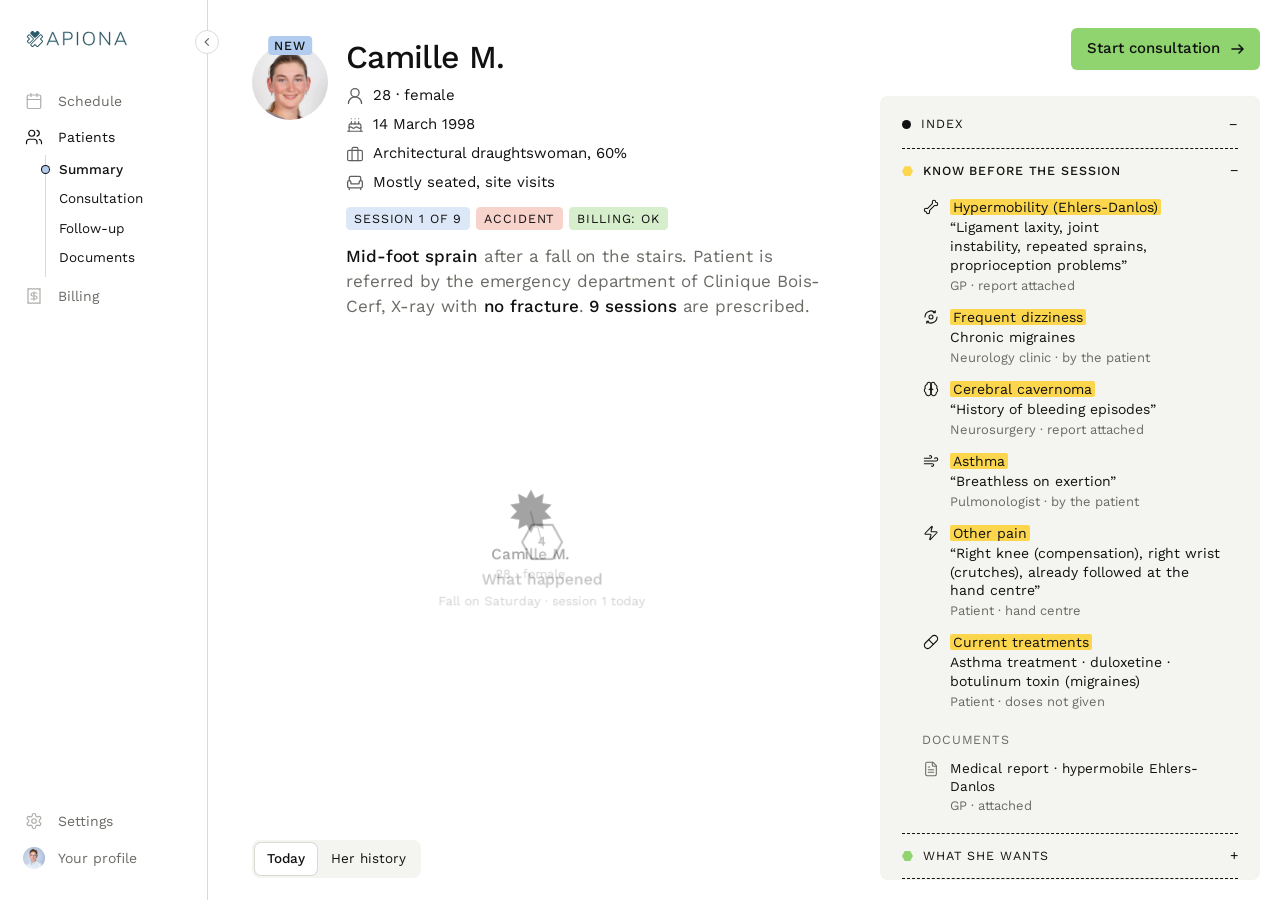
<file: index.html>
<!doctype html>
<html lang="en">
<head>
  <meta charset="utf-8">
  <title>Apiona · prototype</title>
  <!-- The public link opens straight on the current prototype -->
  <meta http-equiv="refresh" content="0; url=experiments/01-network/">
</head>
<body>
  <p><a href="experiments/01-network/">Open the Apiona prototype</a></p>
</body>
</html>
</file>
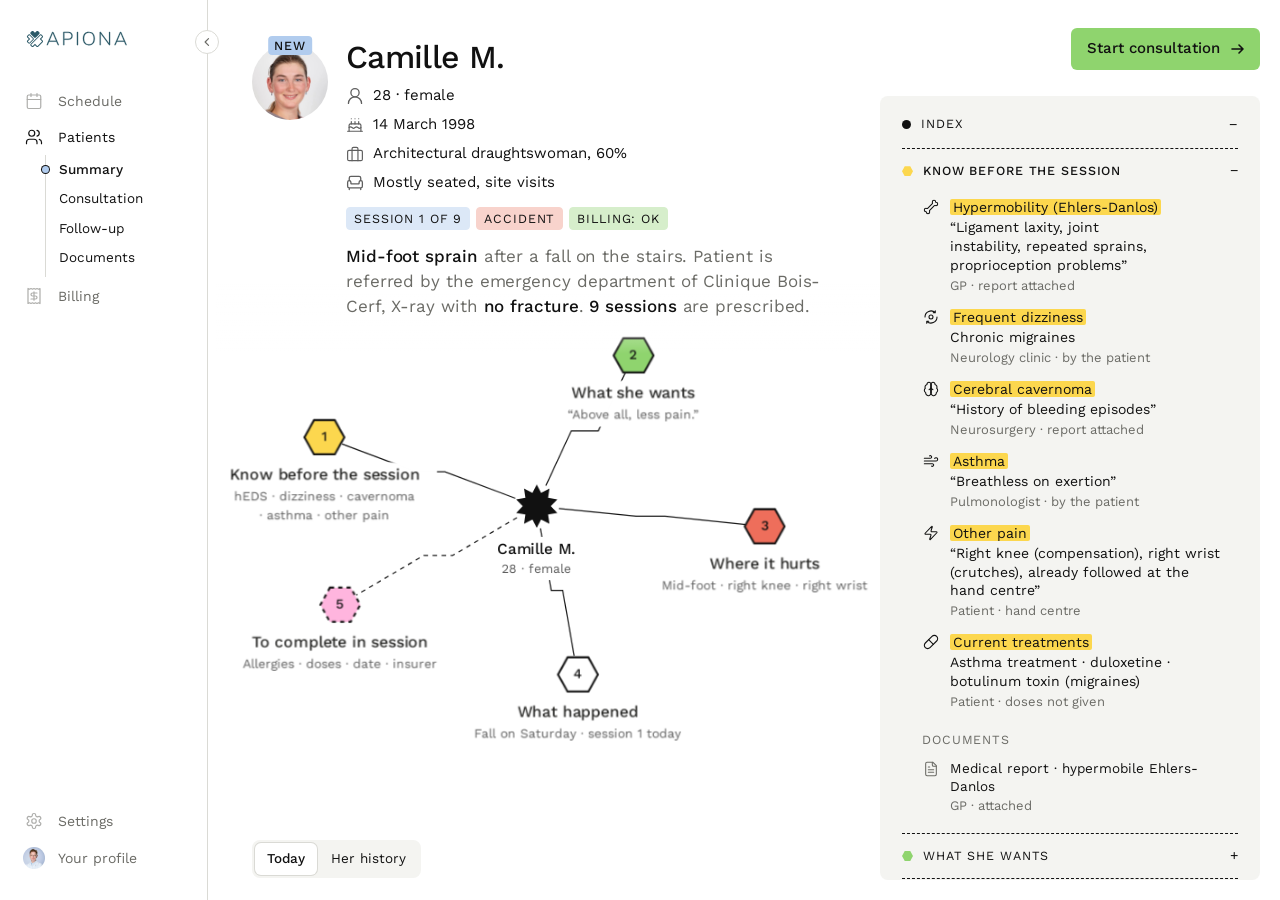
<file: experiments/01-network/index.html>
<!doctype html>
<html lang="en">
<head>
  <meta charset="utf-8">
  <meta name="viewport" content="width=device-width, initial-scale=1">
  <title>Camille M. · Apiona</title>
  <link rel="preconnect" href="https://fonts.googleapis.com">
  <link rel="preconnect" href="https://fonts.gstatic.com" crossorigin>
  <link rel="stylesheet" href="https://fonts.googleapis.com/css2?family=Work+Sans:ital,wght@0,400;0,500;0,600;0,700;1,400&display=swap">
  <link rel="stylesheet" href="style.css?v=end-223">
</head>
<body>
  <main class="stage">

    <!-- Phone only: a top bar with the logo and the menu, and her pages as tabs at the bottom -->
    <header class="m-top">
      <a class="m-logo" href="./"><img src="../../design/logo/colours/apiona-logo-teal.svg" alt="Apiona"></a>
      <button class="m-burger" id="m-burger" type="button" aria-label="Open the menu" aria-expanded="false" aria-controls="rail"><span></span><span></span><span></span></button>
    </header>
    <nav class="m-tabs" aria-label="Camille's pages">
      <a class="page m-tab is-current" href="./" data-page="summary">Summary</a>
      <a class="page m-tab" href="#consultation" data-page="consultation">Consult</a>
      <a class="page m-tab" href="#follow-up" data-page="followup">Follow-up</a>
      <a class="page m-tab" href="#documents" data-page="documents">Docs</a>
    </nav>
    <div class="m-scrim" id="m-scrim" aria-hidden="true"></div>

    <!-- Left: where am I in the product. Plain text on white, full height, so it never reads like the index. -->
    <nav class="rail" id="rail" aria-label="Main">
      <a class="rail-logo" href="./" aria-label="Apiona">
        <img class="logo-full" src="../../design/logo/colours/apiona-logo-teal.svg" alt="">
        <img class="logo-icon" src="../../design/logo/colours/apiona-icon-teal.svg" alt="">
      </a>

      <ul class="rail-list">
        <li><a class="rail-item is-soon" aria-disabled="true" title="Schedule · not built yet"><svg class="i"><use href="#i-calendar"/></svg><span class="r-label">Schedule</span></a></li>
        <li>
          <a class="rail-item" aria-disabled="true" title="Patients"><svg class="i"><use href="#i-users"/></svg><span class="r-label">Patients</span></a>
          <!-- a tree: Patients › her pages (her name is already at the top of the page) -->
          <div class="patient-tree">
            <ol class="pages">
              <li><a class="page is-current" href="./" aria-current="page" data-page="summary">Summary</a></li>
              <li><a class="page" href="#consultation" data-page="consultation">Consultation</a></li>
              <li><a class="page" href="#follow-up" data-page="followup">Follow-up</a></li>
              <li><a class="page" href="#documents" data-page="documents">Documents</a></li>
            </ol>
          </div>
        </li>
        <li><a class="rail-item is-soon" aria-disabled="true" title="Billing · not built yet"><svg class="i"><use href="#i-receipt"/></svg><span class="r-label">Billing</span></a></li>
      </ul>

      <ul class="rail-list rail-bottom">
        <li><a class="rail-item is-soon" aria-disabled="true" title="Settings · not built yet"><svg class="i"><use href="#i-settings"/></svg><span class="r-label">Settings</span></a></li>
        <li><a class="rail-item is-soon" aria-disabled="true" title="Your profile · not built yet">
          <span class="mini-photo"><img src="../../ui/assets/practitioner.jpg" alt="" data-initials="You"></span><span class="r-label">Your profile</span></a></li>
      </ul>

      <!-- the fold handle sits on the menu's edge -->
      <button class="rail-handle" id="rail-toggle" aria-expanded="true" aria-controls="rail" title="Collapse the menu">
        <svg viewBox="0 0 16 16" aria-hidden="true"><path d="M10 3.5 5.5 8l4.5 4.5"/></svg>
      </button>
    </nav>

    <!-- Always visible: who she is and why she is here. Never behind a click. -->
    <header class="brief">
      <div class="who">
        <!-- photo of a real person: it stays on this Mac (ui/assets is not in git) -->
        <span class="photo"><img src="../../ui/assets/patient.jpg" alt="" data-initials="CM"><span class="new" id="p-new">New</span></span>
        <span class="who-text">
          <h1 class="name" id="p-name"></h1>
        </span>
        <!-- phone: the brief opens as a card from this button -->
        <button class="m-sum-btn" id="m-sum-btn" type="button" aria-label="Show the summary" aria-expanded="false" aria-controls="m-sum-card"><svg class="i" aria-hidden="true"><use href="#i-clipboard"/></svg></button>
      </div>
      <ul class="p-facts" id="p-facts"></ul>
      <ul class="tags" id="p-tags"></ul>
      <!-- why she is here: beside who she is when there is room, under it otherwise -->
      <div class="brief-side"><p class="brief-text" id="p-brief"></p></div>
      <div class="m-sum-card" id="m-sum-card" role="dialog" aria-label="Summary" hidden><p class="m-sum-kicker">Summary</p><p class="m-sum-text"></p></div>
    </header>

    <!-- The network: a few nodes at a time, re-arranged around what you select -->
    <section class="map" id="map" aria-label="Camille's record as a network">
      <div class="world" id="world">
        <svg class="lines" id="lines" aria-hidden="true"></svg>
        <div class="nodes" id="nodes"></div>
      </div>
    </section>

    <!-- Images of the selected record, shown as a small pile of prints (after the reference) -->
    <figure class="media" id="media" aria-live="polite" hidden></figure>
    <!-- Where it hurts: her body, large, beside the network (not part of it) -->
    <figure class="hurt-body" id="hurt-body" aria-label="Where it hurts, on her body" hidden></figure>
    <!-- a chosen point on her body is tied to its row in the index by a line -->
    <svg class="hb-link" id="hb-link" aria-hidden="true"><path pathLength="1"/><circle class="from" r="2.5"/><circle class="to" r="3"/></svg>
    <div class="veil" id="veil" aria-hidden="true"></div>

    <!-- while a file is dragged over the page -->
    <div class="ghost" id="ghost" aria-hidden="true"><svg class="i"><use href="#i-file-text"/></svg></div>
    <p class="drop-hint" id="drop-hint" aria-live="polite">Drop it on a point of the record</p>

    <!-- Consultation in progress: replaces the summary and the network; the index stays on the right -->
    <section class="consult" id="consult" aria-label="Consultation in progress" hidden>
      <header class="c-bar reveal" style="--d:0">
        <button class="c-back" type="button" data-to-summary><svg viewBox="0 0 16 16" aria-hidden="true"><path d="M14 8H3M7 4 3 8l4 4"/></svg>Summary</button>
        <div class="c-title">
          <h2><span class="c-what">Consultation</span><span class="c-sep"> · </span><span class="c-who">Camille M.</span></h2>
          <p>Session 1 of 9 · Accident · mid-foot sprain</p>
        </div>
        <!-- the time now, and the time spent in this session as a blue arc -->
        <div class="c-time" title="Time now, and time in this session">
          <svg class="clock" viewBox="0 0 40 40" aria-hidden="true">
            <circle class="face" cx="20" cy="20" r="18"/>
            <path class="session-arc" id="c-arc" d=""/>
            <g class="ticks"></g>
            <line class="hand hour" id="c-hour" x1="20" y1="20" x2="20" y2="11"/>
            <line class="hand minute" id="c-minute" x1="20" y1="20" x2="20" y2="7"/>
            <circle class="pin" cx="20" cy="20" r="1.6"/>
          </svg>
          <span class="c-time-text"><b id="c-now">--:--</b><span><span id="c-clock">00:00</span> in session</span></span>
        </div>
        <div class="c-tools">
          <div class="seg" role="radiogroup" aria-label="Attendance">
            <button role="radio" aria-checked="true" class="is-on is-ok">Present</button>
            <button role="radio" aria-checked="false">Absent, billable</button>
            <button role="radio" aria-checked="false">Absent, excused</button>
          </div>
          <button class="c-dictate" type="button"><svg viewBox="0 0 16 16" aria-hidden="true"><rect x="5.5" y="1.5" width="5" height="8.5" rx="2.5"/><path d="M3 7.5a5 5 0 0 0 10 0M8 12.5V15"/></svg>Dictate</button>
        </div>
      </header>

      <div class="c-main">
      <div class="c-type reveal" style="--d:1">
        <div class="seg" role="radiogroup" aria-label="Assessment type">
          <button role="radio" aria-checked="true" class="is-on">Initial assessment</button>
          <button role="radio" aria-checked="false">Intermediate</button>
          <button role="radio" aria-checked="false">Final</button>
        </div>
        <label class="c-date">Assessment date
          <span class="c-date-field"><svg class="i" aria-hidden="true"><use href="#i-calendar"/></svg><input type="date" aria-label="Assessment date"></span>
        </label>
      </div>

      <section class="c-ask reveal" style="--d:2" id="c-ask" aria-label="Ask during the session"></section>
      <div class="c-sections" id="c-sections"></div>

      <!-- dictation: where the text goes, and how long it has been running -->
      <div class="dict-bar" id="dict-bar" hidden>
        <span class="rec" aria-hidden="true"></span>
        <b>Dictating · <span id="dict-time">00:00</span></b>
        <span class="dict-where">the text is filed in “<span id="dict-target">Assessment › Balance</span>”</span>
        <button type="button" id="dict-stop">Stop</button>
      </div>
      </div>

      <!-- your notes, where the index was: next to everything, always there while you scroll -->
      <aside class="c-notes reveal" style="--d:2" id="c-notes" aria-label="Notes"></aside>
    </section>

    <!-- Follow-up: everything since her first contact, growing with each session -->
    <section class="pg" id="followup" aria-label="Follow-up" hidden></section>
    <!-- Documents: what she shared, what the practice made, what is still awaited -->
    <section class="pg" id="documents" aria-label="Documents" hidden></section>

    <div class="m-notes-scrim" id="m-notes-scrim" aria-hidden="true"></div>

    <!-- the report, assembled from the sections when you finish -->
    <div class="report" id="report" role="dialog" aria-modal="true" aria-label="Initial assessment report" hidden></div>

    <!-- during the consultation: is everything saved? right under the button that turns it into a report -->
    <p class="c-save" id="c-save" role="status" aria-live="polite"><i class="c-save-dot" aria-hidden="true"></i><span>All changes saved</span></p>

    <button class="start" type="button"><span>Start consultation</span><svg class="arrow" viewBox="0 0 16 16" aria-hidden="true"><path d="M2 8h11M9 4l4 4-4 4"/></svg></button>

    <!-- her photo, tucked behind the index when her details are open -->
    <div class="portrait" id="portrait" role="button" aria-label="Camille M., view the photo large"><img src="../../ui/assets/patient.jpg" alt="" data-initials="CM"></div>
    <p class="portrait-cap" aria-hidden="true"><span>Camille M. · 28 · female · new patient</span><span>click anywhere to put it back</span></p>

    <!-- Side: the index, the same record as a list -->
    <aside class="side" aria-label="Index">
      <section class="panel index" id="index">
        <button class="panel-head" id="index-toggle" aria-expanded="true" aria-controls="index-body">
          <i class="head-icon"></i><span>Index</span><span class="chev" aria-hidden="true"></span>
        </button>
        <div class="index-body" id="index-body"></div>
      </section>
    </aside>

  </main>

  <script src="../../design/icons.js?v=end-223"></script>
  <script src="data.js?v=end-223"></script>
  <script src="demo.js?v=end-223"></script>   <!-- does nothing unless the address has ?demo -->
  <script src="app.js?v=end-223"></script>
  <script src="history.js?v=end-223"></script>   <!-- her history: the garden, a second layer under the summary -->
</body>
</html>
</file>
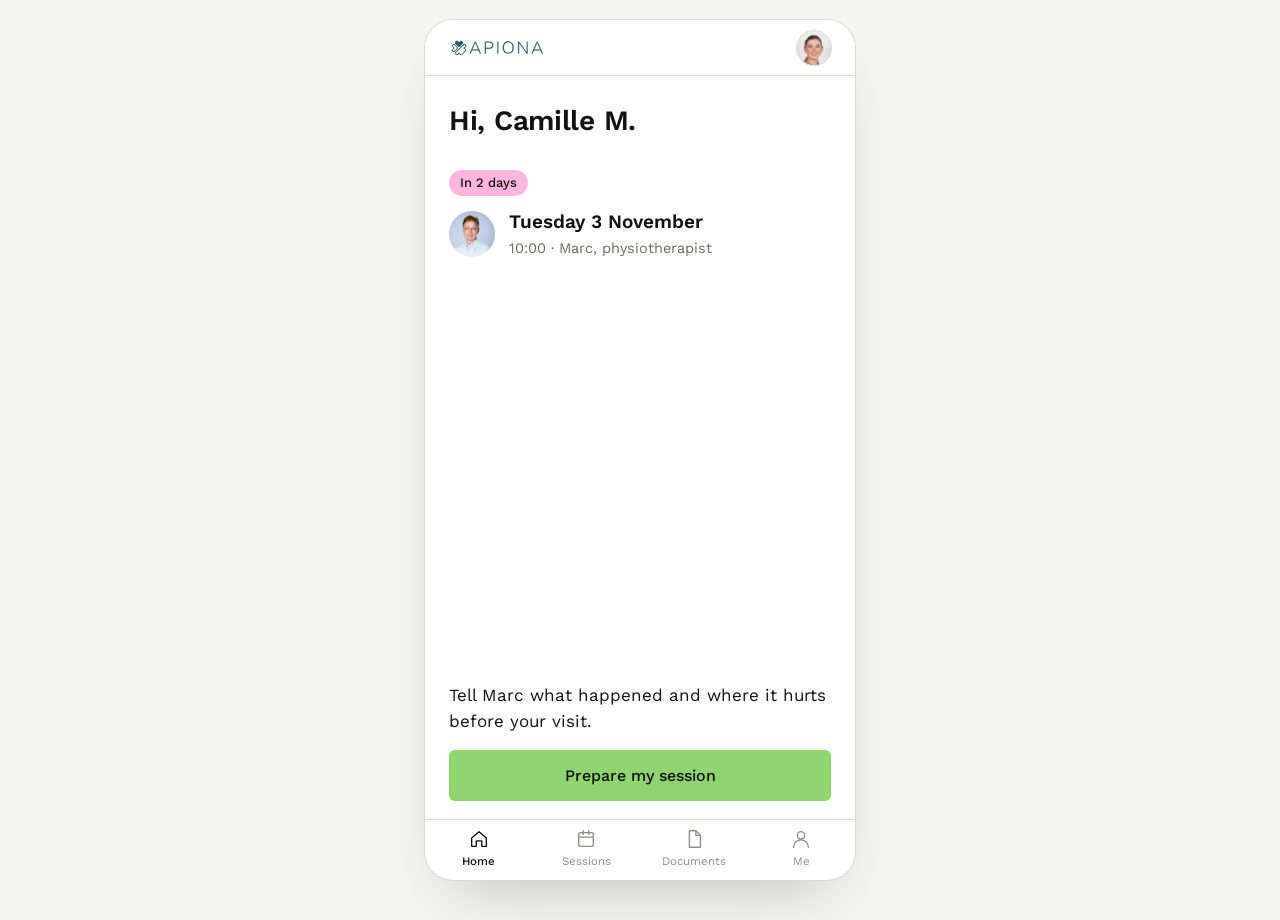
<file: experiments/02-patient/index.html>
<!doctype html>
<html lang="en">
<head>
  <meta charset="utf-8">
  <meta name="viewport" content="width=device-width, initial-scale=1, viewport-fit=cover">
  <title>Prepare your session · Apiona</title>
  <!-- saved to the home screen, it opens full screen like an app, without the browser's bars -->
  <link rel="manifest" href="manifest.webmanifest">
  <meta name="theme-color" content="#FFFFFF">
  <meta name="mobile-web-app-capable" content="yes">
  <meta name="apple-mobile-web-app-capable" content="yes">
  <meta name="apple-mobile-web-app-status-bar-style" content="default">
  <meta name="apple-mobile-web-app-title" content="Apiona">
  <link rel="apple-touch-icon" href="apple-touch-icon.png">
  <link rel="icon" type="image/png" href="icon-192.png">
  <link rel="preconnect" href="https://fonts.googleapis.com">
  <link rel="preconnect" href="https://fonts.gstatic.com" crossorigin>
  <link rel="stylesheet" href="https://fonts.googleapis.com/css2?family=Work+Sans:ital,wght@0,400;0,500;0,600;1,400&display=swap">
  <link rel="stylesheet" href="patient.css?v=p-64">
</head>
<body>
  <!-- Camille's side: on her phone. A short conversation that prepares her first session with Marc, her physiotherapist. -->
  <div class="app" id="app">
    <header class="p-top">
      <button class="p-back" id="p-back" type="button" aria-label="Back" hidden>
        <svg viewBox="0 0 16 16" aria-hidden="true"><path d="M10 3.5 5.5 8l4.5 4.5"/></svg>
      </button>
      <img class="p-logo" src="../../design/logo/colours/apiona-logo-teal.svg" alt="Apiona">
      <span class="p-step" id="p-step" hidden></span>
      <span class="p-me" title="Camille M."><img src="../../ui/assets/patient.jpg" alt="Camille M., your profile"></span>
    </header>

    <!-- 1 · home: who she is, her next session, and the one thing to do before it -->
    <section class="screen is-on" id="welcome" aria-labelledby="w-title">
      <div class="w-main">
        <h1 class="w-title" id="w-title">Hi, Camille M.</h1>
        <p class="w-soon"><span>In 2 days</span><span class="sr-only">: your next session</span></p>
        <div class="w-appt">
          <span class="w-marc"><img src="../../ui/assets/practitioner.jpg" alt=""></span>
          <span class="w-appt-text"><span class="w-appt-when">Tuesday 3 November</span><span class="w-appt-who">10:00 · Marc, physiotherapist</span></span>
        </div>
      </div>
      <div class="w-act">
        <p class="w-text">Tell Marc what happened and where it hurts before your visit.</p>
        <button class="p-btn is-go" id="w-start" type="button">Prepare my session</button>
      </div>
      <nav class="w-tabs" aria-label="Your pages">
        <span class="is-on" aria-current="page"><svg viewBox="0 0 24 24" aria-hidden="true"><path d="M4 11 12 4l8 7v9h-5v-6H9v6H4z"/></svg>Home</span>
        <span><svg viewBox="0 0 24 24" aria-hidden="true"><rect x="4" y="5" width="16" height="15" rx="2"/><path d="M4 10h16M9 3v4M15 3v4"/></svg>Sessions</span>
        <span><svg viewBox="0 0 24 24" aria-hidden="true"><path d="M7 3h7l5 5v13H7z"/><path d="M14 3v5h5"/></svg>Documents</span>
        <span><svg viewBox="0 0 24 24" aria-hidden="true"><circle cx="12" cy="8" r="4"/><path d="M4 21a8 8 0 0 1 16 0"/></svg>Me</span>
      </nav>
    </section>

    <!-- 2 · the conversation -->
    <section class="screen" id="chat" aria-label="Conversation">
      <ol class="log" id="log" aria-live="polite"></ol>
      <div class="c-dock" id="c-dock"></div>
      <form class="composer" id="composer" autocomplete="off">
        <input type="file" id="c-camera" accept="image/*" capture="environment" class="sr-only" tabindex="-1" aria-hidden="true">
        <label class="c-attach" aria-label="Add a document">
          <input type="file" id="c-file" accept="image/*,application/pdf" multiple class="sr-only">
          <svg viewBox="0 0 24 24" aria-hidden="true"><path d="M20 11.5 12.4 19a5 5 0 0 1-7.1-7.1l8-8a3.4 3.4 0 0 1 4.8 4.8l-8 8a1.7 1.7 0 0 1-2.4-2.4l7.3-7.3"/></svg>
        </label>
        <label class="sr-only" for="say">Your answer</label>
        <input id="say" type="text" placeholder="Type your answer…">
        <button class="c-mic" id="c-mic" type="button" aria-label="Speak your answer">
          <svg viewBox="0 0 24 24" aria-hidden="true"><rect x="9" y="3" width="6" height="11" rx="3"/><path d="M5 11a7 7 0 0 0 14 0M12 18v3"/></svg>
        </button>
        <button class="c-send" id="c-send" type="submit" aria-label="Send">
          <svg viewBox="0 0 24 24" aria-hidden="true"><path d="M5 12h14M13 6l6 6-6 6"/></svg>
        </button>
      </form>
    </section>

    <!-- 3 · she checks, then sends -->
    <section class="screen" id="review" aria-labelledby="r-title">
      <div class="r-head"><span class="w-marc"><img src="../../ui/assets/practitioner.jpg" alt=""></span><h1 class="r-title" id="r-title">What Marc will read</h1></div>
      <p class="r-text">Check it. Tap a line to change it.</p>
      <dl class="r-list" id="r-list"></dl>
      <div class="r-foot">
        <button class="p-btn is-go" id="r-send" type="button">Send to Marc</button>
      </div>
    </section>

    <!-- 4 · sent -->
    <section class="screen" id="sent" aria-labelledby="s-title">
      <div class="s-main">
        <span class="s-marc" aria-hidden="true"><img src="../../ui/assets/practitioner.jpg" alt=""><svg class="s-tick" viewBox="0 0 20 20"><path d="M5 10.5l3.2 3.2L15 7"/></svg></span>
        <h1 class="s-title" id="s-title">Sent to Marc</h1>
        <p class="s-text">He will read it before your session on Tuesday 3 November at 10:00.</p>
      </div>
      <div class="w-act"><button class="p-btn is-go" id="s-home" type="button">Back to home</button></div>
    </section>

    <!-- a photo she added, seen large; a tap closes it -->
    <div class="viewer" id="viewer" hidden><img alt=""><p></p><span class="v-close">Close</span></div>
  </div>

  <script src="patient.js?v=p-64"></script>
</body>
</html>
</file>
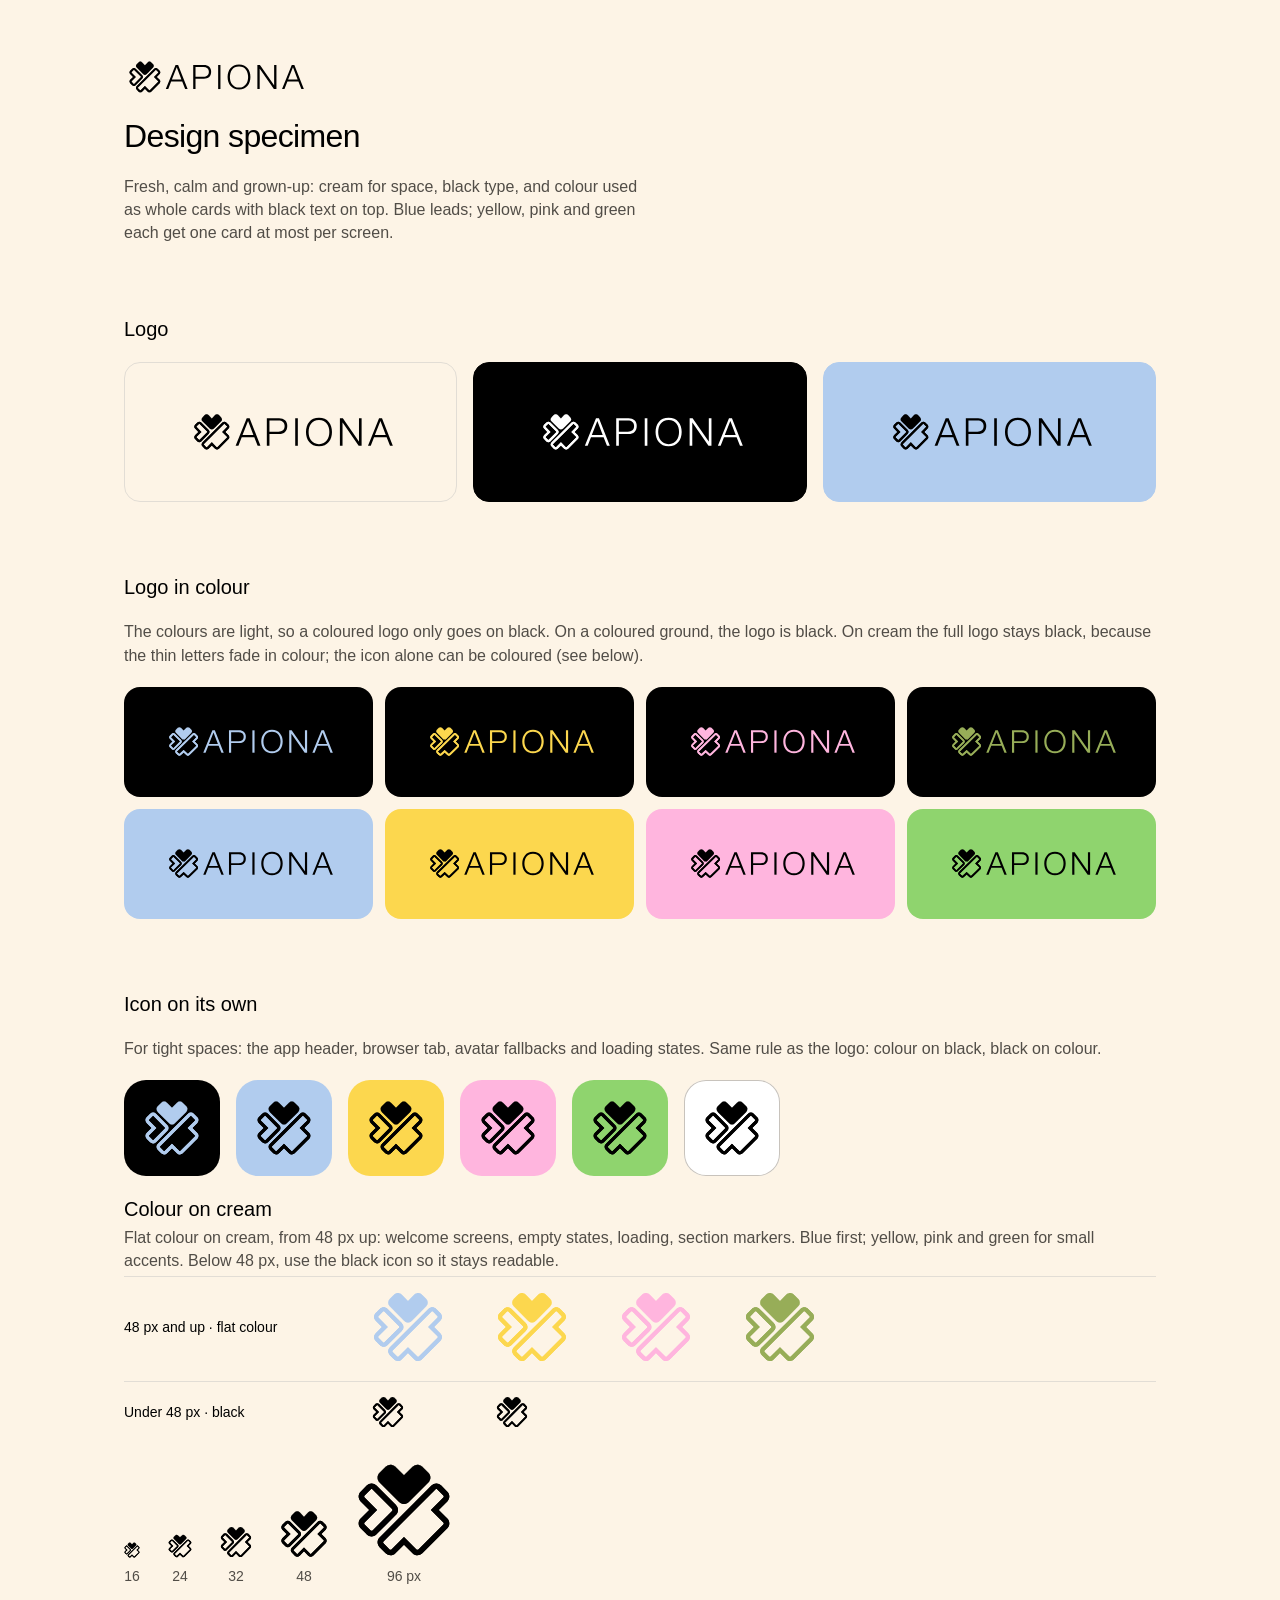
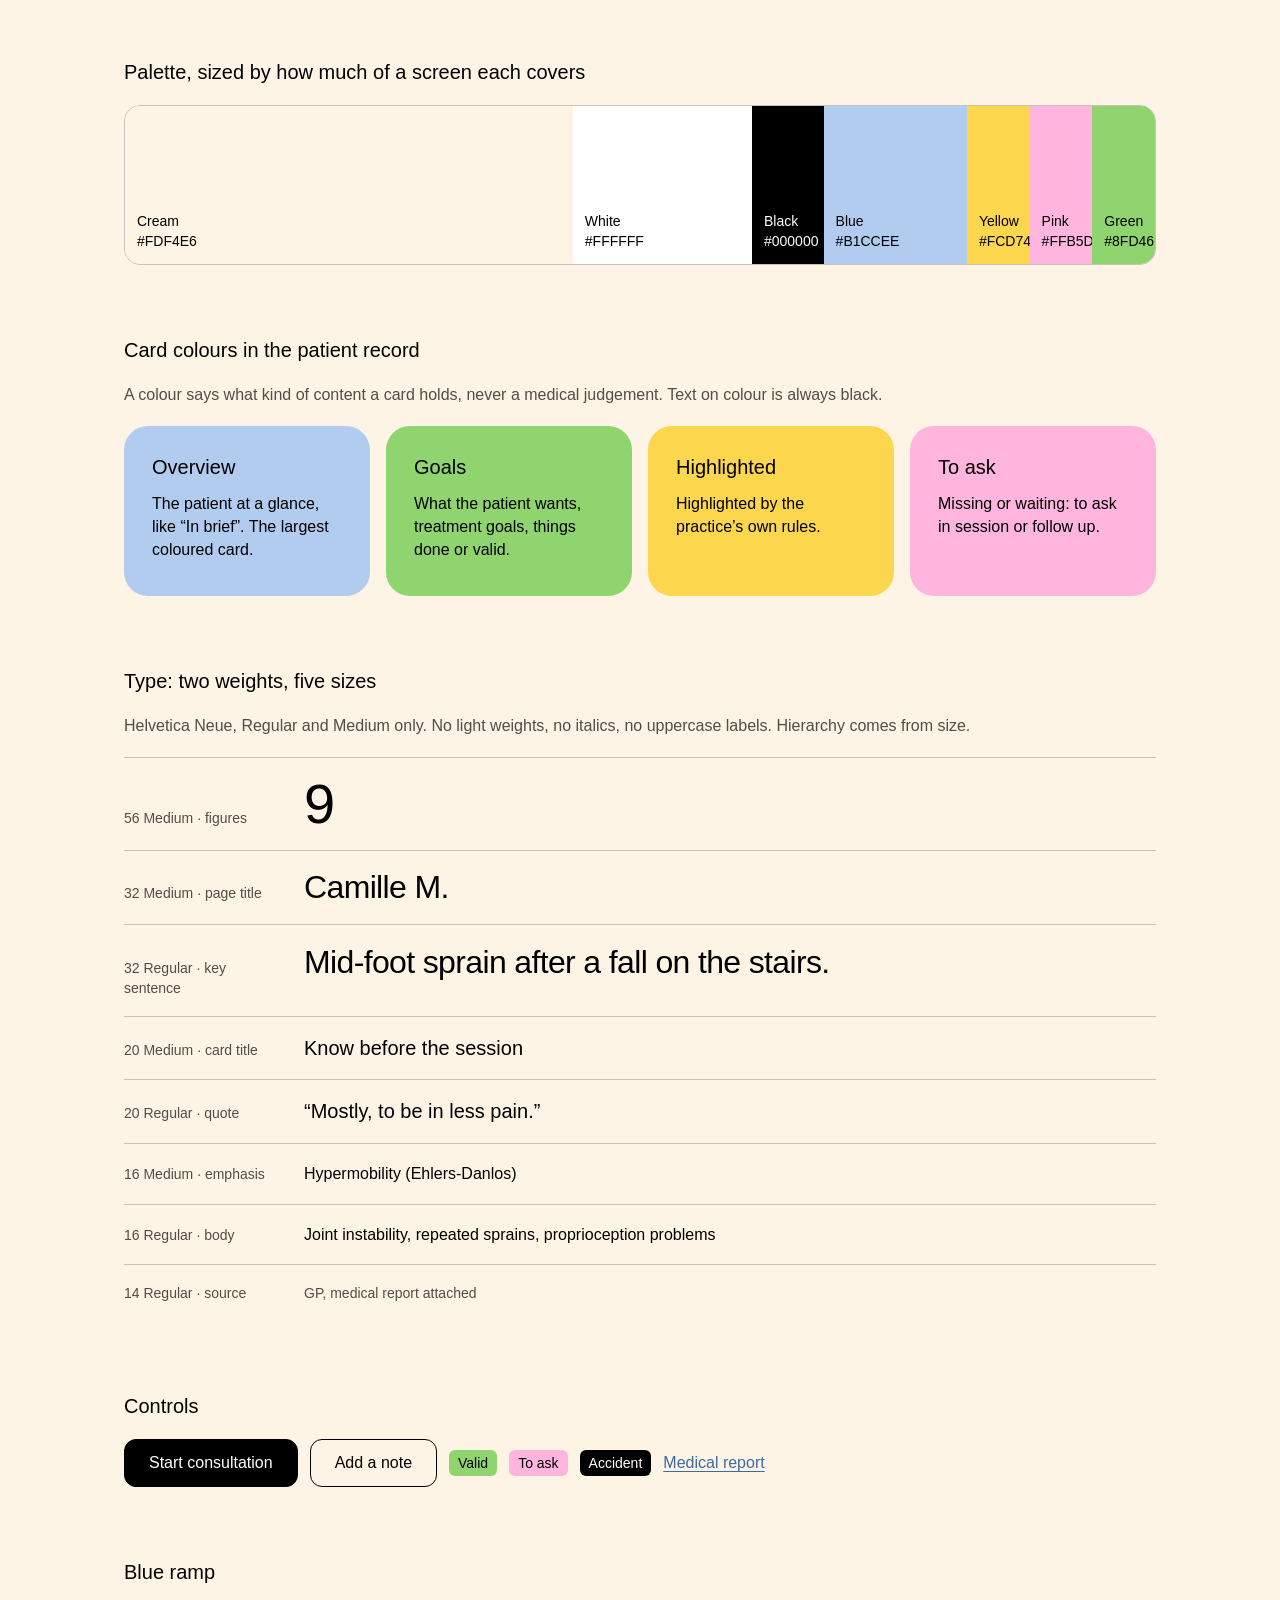
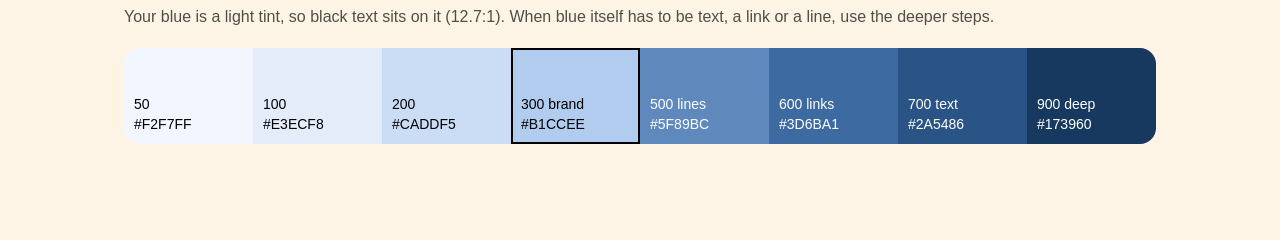
<file: design/specimen.html>
<!doctype html>
<html lang="en">
<head>
<meta charset="utf-8">
<meta name="viewport" content="width=device-width, initial-scale=1">
<title>Design Specimen</title>
<link rel="stylesheet" href="tokens.css">
<link rel="stylesheet" href="components.css">
<style>
  main.spec { max-width: 1080px; margin: 0 auto; padding: 56px 24px 96px; display: grid; gap: 72px; }
  section { display: grid; gap: 20px; }
  .muted { color: var(--text-2); }
  .row { display: grid; grid-template-columns: repeat(auto-fit, minmax(240px, 1fr)); gap: 16px; }

  .logo-tile { display: grid; place-items: center; height: 140px; border-radius: 16px; border: 1px solid var(--rule); }
  .logo-tile img { width: 62%; max-width: 260px; }
  .logo-grid { display: grid; grid-template-columns: repeat(auto-fill, minmax(220px, 1fr)); gap: 12px; }
  .logo-grid div { display: grid; place-items: center; height: 110px; border-radius: 16px; }
  .logo-grid img { width: 68%; }
  .icon-tiles { display: flex; flex-wrap: wrap; gap: 16px; }
  .icon-tiles div { width: 96px; height: 96px; border-radius: 22px; display: grid; place-items: center; }
  .icon-tiles img { width: 58%; }
  .cream-test { display: grid; gap: 4px; }
  .cream-row { display: grid; grid-template-columns: 220px repeat(4, 96px); align-items: center; gap: 28px; padding: 14px 0; border-top: 1px solid var(--rule); }
  .cream-row img { width: 72px; }
  .cream-row.small img { width: 32px; }
  @media (max-width: 700px) { .cream-row { grid-template-columns: repeat(4, minmax(0, 1fr)); gap: 12px; } .cream-row span { grid-column: 1 / -1; } .cream-row img { width: 100%; max-width: 72px; } }
  .icon-sizes { display: flex; flex-wrap: wrap; align-items: flex-end; gap: 28px; font-size: var(--size-s); color: var(--text-2); }
  .icon-sizes span { display: grid; justify-items: center; gap: 8px; }

  .palette { display: grid; grid-template-columns: 5fr 2fr 0.8fr 1.6fr 0.7fr 0.7fr 0.7fr; height: 160px; border-radius: 16px; overflow: hidden; border: 1px solid var(--rule-strong); }
  .palette div { display: flex; flex-direction: column; justify-content: flex-end; padding: 12px; font-size: var(--size-s); min-width: 0; overflow: hidden; }
  .palette b { font-weight: var(--weight-medium); white-space: nowrap; }
  .ramp { display: grid; grid-template-columns: repeat(8, minmax(0, 1fr)); border-radius: 16px; overflow: hidden; }
  .ramp div { height: 96px; padding: 10px; display: flex; flex-direction: column; justify-content: flex-end; font-size: var(--size-s); }

  .type-scale { display: grid; }
  .type-scale div { display: grid; grid-template-columns: 160px minmax(0, 1fr); align-items: baseline; gap: 20px; padding: 18px 0; border-top: 1px solid var(--rule-strong); }
  .cards { display: grid; grid-template-columns: repeat(auto-fit, minmax(220px, 1fr)); gap: 16px; }
  .cards .card { display: grid; gap: 12px; align-content: start; min-height: 170px; }
  .ui { display: flex; flex-wrap: wrap; gap: 12px; align-items: center; }
</style>
</head>
<body>
<main class="spec">
  <header style="display:grid;gap:20px">
    <img src="logo/apiona-logo.svg" alt="Apiona" style="width:180px">
    <h1 class="t-xl">Design specimen</h1>
    <p class="t-m muted" style="max-width:60ch">Fresh, calm and grown-up: cream for space, black type, and colour used as whole cards with black text on top. Blue leads; yellow, pink and green each get one card at most per screen.</p>
  </header>

  <section>
    <p class="t-l">Logo</p>
    <div class="row">
      <div class="logo-tile" style="background:var(--cream)"><img src="logo/apiona-logo.svg" alt="Apiona logo in black on cream"></div>
      <div class="logo-tile" style="background:var(--black);border-color:var(--black)"><img src="logo/colours/apiona-logo-white.svg" alt="Apiona logo in white on black"></div>
      <div class="logo-tile" style="background:var(--blue);border-color:var(--blue)"><img src="logo/apiona-logo.svg" alt="Apiona logo in black on blue"></div>
    </div>
  </section>

  <section>
    <p class="t-l">Logo in colour</p>
    <p class="t-m muted">The colours are light, so a coloured logo only goes on black. On a coloured ground, the logo is black. On cream the full logo stays black, because the thin letters fade in colour; the icon alone can be coloured (see below).</p>
    <div class="logo-grid">
      <div style="background:var(--black)"><img src="logo/colours/apiona-logo-blue.svg" alt="Blue logo on black"></div>
      <div style="background:var(--black)"><img src="logo/colours/apiona-logo-yellow.svg" alt="Yellow logo on black"></div>
      <div style="background:var(--black)"><img src="logo/colours/apiona-logo-pink.svg" alt="Pink logo on black"></div>
      <div style="background:var(--black)"><img src="logo/colours/apiona-logo-green.svg" alt="Green logo on black"></div>
      <div style="background:var(--blue)"><img src="logo/apiona-logo.svg" alt="Black logo on blue"></div>
      <div style="background:var(--yellow)"><img src="logo/apiona-logo.svg" alt="Black logo on yellow"></div>
      <div style="background:var(--pink)"><img src="logo/apiona-logo.svg" alt="Black logo on pink"></div>
      <div style="background:var(--green)"><img src="logo/apiona-logo.svg" alt="Black logo on green"></div>
    </div>
  </section>

  <section>
    <p class="t-l">Icon on its own</p>
    <p class="t-m muted">For tight spaces: the app header, browser tab, avatar fallbacks and loading states. Same rule as the logo: colour on black, black on colour.</p>
    <div class="icon-tiles">
      <div style="background:var(--black)"><img src="logo/colours/apiona-icon-blue.svg" alt="Blue icon on black"></div>
      <div style="background:var(--blue)"><img src="logo/apiona-icon.svg" alt="Black icon on blue"></div>
      <div style="background:var(--yellow)"><img src="logo/apiona-icon.svg" alt="Black icon on yellow"></div>
      <div style="background:var(--pink)"><img src="logo/apiona-icon.svg" alt="Black icon on pink"></div>
      <div style="background:var(--green)"><img src="logo/apiona-icon.svg" alt="Black icon on green"></div>
      <div style="background:var(--white);box-shadow:inset 0 0 0 1px var(--rule-strong)"><img src="logo/apiona-icon.svg" alt="Black icon on white"></div>
    </div>
    <div class="cream-test">
      <p class="t-l">Colour on cream</p>
      <p class="t-m muted">Flat colour on cream, from 48 px up: welcome screens, empty states, loading, section markers. Blue first; yellow, pink and green for small accents. Below 48 px, use the black icon so it stays readable.</p>
      <div class="cream-row"><span class="t-s">48 px and up · flat colour</span>
        <img src="logo/colours/apiona-icon-blue.svg" alt="Blue icon on cream"><img src="logo/colours/apiona-icon-yellow.svg" alt="Yellow icon on cream"><img src="logo/colours/apiona-icon-pink.svg" alt="Pink icon on cream"><img src="logo/colours/apiona-icon-green.svg" alt="Green icon on cream"></div>
      <div class="cream-row small"><span class="t-s">Under 48 px · black</span>
        <img src="logo/apiona-icon.svg" alt="Black icon at 32 pixels" width="32"><img src="logo/apiona-icon.svg" alt="Black icon at 24 pixels" width="24"></div>
    </div>
    <div class="icon-sizes">
      <span><img src="logo/apiona-icon.svg" alt="" width="16" height="16">16</span>
      <span><img src="logo/apiona-icon.svg" alt="" width="24" height="24">24</span>
      <span><img src="logo/apiona-icon.svg" alt="" width="32" height="32">32</span>
      <span><img src="logo/apiona-icon.svg" alt="" width="48" height="48">48</span>
      <span><img src="logo/apiona-icon.svg" alt="" width="96" height="96">96 px</span>
    </div>
  </section>

  <section>
    <h2 class="t-l">Palette, sized by how much of a screen each covers</h2>
    <div class="palette" role="img" aria-label="Cream about half, white a fifth, blue the largest colour, yellow, pink and green one card each, black for type and the sidebar">
      <div style="background:var(--cream)"><b>Cream</b>#FDF4E6</div>
      <div style="background:var(--white)"><b>White</b>#FFFFFF</div>
      <div style="background:var(--black);color:var(--white)"><b>Black</b>#000000</div>
      <div style="background:var(--blue)"><b>Blue</b>#B1CCEE</div>
      <div style="background:var(--yellow)"><b>Yellow</b>#FCD74E</div>
      <div style="background:var(--pink)"><b>Pink</b>#FFB5DE</div>
      <div style="background:var(--green)"><b>Green</b>#8FD46E</div>
    </div>
  </section>

  <section>
    <h2 class="t-l">Card colours in the patient record</h2>
    <p class="t-m muted">A colour says what kind of content a card holds, never a medical judgement. Text on colour is always black.</p>
    <div class="cards">
      <div class="card card--blue"><p class="t-l">Overview</p><p>The patient at a glance, like “In brief”. The largest coloured card.</p></div>
      <div class="card card--green"><p class="t-l">Goals</p><p>What the patient wants, treatment goals, things done or valid.</p></div>
      <div class="card card--yellow"><p class="t-l">Highlighted</p><p>Highlighted by the practice’s own rules.</p></div>
      <div class="card card--pink"><p class="t-l">To ask</p><p>Missing or waiting: to ask in session or follow up.</p></div>
    </div>
  </section>

  <section>
    <h2 class="t-l">Type: two weights, five sizes</h2>
    <p class="t-m muted">Helvetica Neue, Regular and Medium only. No light weights, no italics, no uppercase labels. Hierarchy comes from size.</p>
    <div class="type-scale">
      <div><span class="t-s muted">56 Medium · figures</span><span class="t-figure">9</span></div>
      <div><span class="t-s muted">32 Medium · page title</span><span class="t-xl">Camille M.</span></div>
      <div><span class="t-s muted">32 Regular · key sentence</span><span style="font:var(--weight-regular) var(--size-xl)/1.2 var(--font-sans);letter-spacing:var(--tracking-tight)">Mid-foot sprain after a fall on the stairs.</span></div>
      <div><span class="t-s muted">20 Medium · card title</span><span class="t-l">Know before the session</span></div>
      <div><span class="t-s muted">20 Regular · quote</span><span class="t-quote">“Mostly, to be in less pain.”</span></div>
      <div><span class="t-s muted">16 Medium · emphasis</span><span class="t-m-strong">Hypermobility (Ehlers-Danlos)</span></div>
      <div><span class="t-s muted">16 Regular · body</span><span class="t-m">Joint instability, repeated sprains, proprioception problems</span></div>
      <div><span class="t-s muted">14 Regular · source</span><span class="t-s muted">GP, medical report attached</span></div>
    </div>
  </section>

  <section>
    <h2 class="t-l">Controls</h2>
    <div class="ui">
      <a class="btn" href="#">Start consultation</a>
      <a class="btn btn--outline" href="#">Add a note</a>
      <span class="tag tag--green">Valid</span>
      <span class="tag tag--pink">To ask</span>
      <span class="tag tag--black">Accident</span>
      <a class="link" href="#">Medical report</a>
    </div>
  </section>

  <section>
    <h2 class="t-l">Blue ramp</h2>
    <p class="t-m muted">Your blue is a light tint, so black text sits on it (12.7:1). When blue itself has to be text, a link or a line, use the deeper steps.</p>
    <div class="ramp">
      <div style="background:var(--blue-50)">50<br>#F2F7FF</div>
      <div style="background:var(--blue-100)">100<br>#E3ECF8</div>
      <div style="background:var(--blue-200)">200<br>#CADDF5</div>
      <div style="background:var(--blue-300);box-shadow:inset 0 0 0 2px var(--black)">300 brand<br>#B1CCEE</div>
      <div style="background:var(--blue-500);color:var(--white)">500 lines<br>#5F89BC</div>
      <div style="background:var(--blue-600);color:var(--white)">600 links<br>#3D6BA1</div>
      <div style="background:var(--blue-700);color:var(--white)">700 text<br>#2A5486</div>
      <div style="background:var(--blue-900);color:var(--white)">900 deep<br>#173960</div>
    </div>
  </section>
</main>
</body>
</html>
</file>
<file: experiments/01-network/style.css>
/* Work Sans, from Google Fonts (loaded in index.html): open licence, so it shows the same on every machine */

:root {
  /* Ground and ink */
  --bg: #FFFFFF;         /* the ground: no meaning */
  --panel: #F4F4F1;      /* places to read: index and cards */
  --ink: #111111;        /* the record */
  --white: #FFFFFF;
  --grey: #6B6B66;       /* secondary text, AA on white and panel */
  --rule: #DADAD5;       /* dividers */
  --dot: #8F877B;        /* "related in the record" lines */

  /* Meaning: never text, always fills and halos behind black text */
  --know: #FCD74E;       /* know before the session, by the practice's rules */
  --voice: #8FD46E;      /* her words and wishes */
  --missing: #FFB5DE;    /* missing or waiting */
  --you: #B1CCEE;        /* you are here: selection, focus, today */
  --alert: #EE6E5B;      /* case type: accident (from the earlier record palette) */

  --font: "Work Sans", "Helvetica Neue", Helvetica, Arial, sans-serif;
  --side: 400px;
  --rail-w: 208px;      /* the left menu, expanded */
  --rail-space: 208px;  /* what it takes from the page */
  --ease: cubic-bezier(.65, 0, .35, 1);
}

* { box-sizing: border-box; }
html, body { margin: 0; height: 100%; }
body {
  background: var(--bg);
  color: var(--ink);
  font: 400 15px/1.45 var(--font);
  -webkit-font-smoothing: antialiased;
  overflow: hidden;
}
button { font: inherit; color: inherit; }
ul { list-style: none; margin: 0; padding: 0; }
p, h1, h2, h3 { margin: 0; }

.eyebrow, .sub, .panel-head span, .tag {
  font-size: 11px;
  letter-spacing: .06em;
  text-transform: uppercase;
}

.stage { position: fixed; inset: 0; }

/* ---------- Brief: top left, always visible ---------- */

.brief {
  position: absolute; top: 40px; left: calc(var(--rail-space) + 44px); z-index: 3;
  width: min(560px, calc(100vw - var(--side) - var(--rail-space) - 220px));
  transition: left .45s var(--ease);
  pointer-events: none;
}
.brief > * { pointer-events: auto; }
/* map content passes behind the brief, never through its text */
.brief::before {
  content: ""; position: absolute; z-index: -1; pointer-events: none;
  inset: -28px -60px -36px -36px;
  background: linear-gradient(to bottom, var(--bg) 78%, rgb(255 255 255 / 0));
}
.who { display: flex; align-items: center; gap: 14px; }
.who-text { display: flex; flex-direction: column; gap: 3px; }   /* name, then age and sex under it */
.photo { position: relative; flex: none; width: 56px; height: 56px; }
.photo img { display: block; width: 100%; height: 100%; border-radius: 50%; object-fit: cover; }
/* "New" sits on the top edge of the photo, in the blue that means "you / today" */
.photo .new {
  position: absolute; left: 50%; top: -8px; transform: translateX(-50%);
  padding: 1px 6px; border-radius: 4px; background: var(--you); color: var(--ink);
  font-size: 11px; font-weight: 500; letter-spacing: .04em; text-transform: uppercase; line-height: 15px;
}
.photo .new[hidden] { display: none; }
.name { font-size: 26px; font-weight: 500; letter-spacing: -.02em; line-height: 1.1; }
.meta { color: var(--grey); }
.tags { display: flex; gap: 6px; margin: 14px 0 24px; flex-wrap: wrap; }
.tag {
  border: 1px solid var(--rule); border-radius: 4px; padding: 2px 6px 1px;
  background: var(--bg);
}
.tag-session  { background: var(--you); border-color: var(--you); }
.tag-accident { background: var(--alert); border-color: var(--alert); }
.tag-ok       { background: var(--voice); border-color: var(--voice); }
.brief-text { font-size: 17px; line-height: 1.45; letter-spacing: -.005em; color: var(--grey); }
.brief-text strong { color: var(--ink); font-weight: 500; white-space: nowrap; }   /* a key fact never breaks across lines */
.note { margin-top: 6px; font-size: 12px; color: var(--grey); }

.start {
  position: absolute; top: 28px; right: 20px; z-index: 6;   /* top-right corner, above the index */
  display: inline-flex; align-items: center; gap: 10px;
  background: var(--voice); color: var(--ink); border: 0; border-radius: 6px;   /* green: go */
  padding: 10px 14px 10px 16px; font-weight: 500; cursor: pointer;
  transition: background .2s;
}
.start .arrow { width: 16px; height: 16px; fill: none; stroke: currentColor; stroke-width: 1.6; stroke-linecap: round; stroke-linejoin: round; transition: transform .35s cubic-bezier(.34, 1.56, .64, 1); }
.start:hover .arrow { transform: translateX(4px); }
.start:hover { box-shadow: 0 0 0 2px var(--ink); }   /* same green; the hover is an outline, not a darker shade */
.start:focus-visible { outline: 2px solid var(--ink); outline-offset: 3px; }

/* ---------- Map ---------- */

.map {
  position: absolute; inset: 0 var(--side) 0 var(--rail-space);
  overflow: hidden; cursor: grab; touch-action: none;
  transition: left .45s var(--ease);
}
.map.dragging { cursor: grabbing; }
.world { position: absolute; left: 0; top: 0; width: 0; height: 0; will-change: transform; }
.lines { position: absolute; overflow: visible; left: 0; top: 0; width: 1px; height: 1px; }
.lines path { fill: none; stroke: var(--ink); stroke-width: 1; }
.lines path.dashed { stroke-dasharray: 4 4; }
.lines path.related { stroke: var(--dot); stroke-width: 2; stroke-dasharray: 1.5 7; stroke-linecap: round; }

.node {
  position: absolute; left: 0; top: 0;
  display: flex; flex-direction: column; align-items: center;
  border: 0; background: none; padding: 0; cursor: pointer;
  will-change: transform, opacity;
}
.node:focus-visible { outline: none; }
.node:focus-visible .label { outline: 2px solid var(--ink); outline-offset: 2px; }

.shape {
  display: block; width: 16px; height: 16px; margin-bottom: 6px;
  background: var(--bg); border: 1.25px solid var(--ink);
  transition: box-shadow .3s ease;
}
.src-patient .shape { border-radius: 50%; }
.src-report .shape { border-radius: 2px; }
.src-document .shape { border-radius: 2px; position: relative; }
.src-document .shape::after { content: ""; position: absolute; inset: 4px; background: var(--ink); border-radius: 1px; }
.src-session .shape { transform: rotate(45deg) scale(.85); border-radius: 2px; }

.mark-know .shape { background: var(--know); }
.mark-voice .shape { background: var(--voice); }
.mark-missing .shape { background: var(--missing); border-style: dashed; }
.mark-today .shape { background: var(--you); }

/* sections: numbered hexagons */
.kind-section .shape {
  width: 30px; height: 26px; border: 0; background: none; margin-bottom: 6px;
  display: grid; place-items: center; position: relative;
  font-size: 11px; font-weight: 500;
}
.kind-section .shape svg { position: absolute; inset: 0; overflow: visible; }
.kind-section .shape svg polygon { fill: var(--bg); stroke: var(--ink); stroke-width: 1.25; }
.kind-section.mark-know .shape svg polygon { fill: var(--know); }
.kind-section.mark-voice .shape svg polygon { fill: var(--voice); }
.kind-section.mark-missing .shape svg polygon { fill: var(--missing); stroke-dasharray: 3 3; }
.kind-section .shape b { position: relative; font-weight: 500; }

/* Camille */
.kind-person .shape { width: 34px; height: 34px; border: 0; background: none; margin-bottom: 8px; }
.kind-person .shape svg { width: 100%; height: 100%; overflow: visible; }
.kind-person .shape svg path { fill: var(--ink); }

/* labels sit on a white chip so lines pass behind them */
.label {
  display: flex; flex-direction: column; align-items: center; text-align: center;
  background: var(--bg); border-radius: 5px; padding: 1px 5px 2px;
  width: max-content; max-width: 210px;
}
.title { font-size: 14px; line-height: 1.3; letter-spacing: -.01em; }
.kind-section .title, .kind-person .title { font-weight: 500; }
.kind-person .title { font-size: 16px; }
.sub { color: var(--grey); line-height: 1.35; margin-top: 1px; font-size: 10.5px; }

/* the meaning colours reach the title as a highlighter, behind black text */
.kind-item.mark-know .title,
.kind-item.mark-voice .title,
.kind-item.mark-missing .title {
  padding: 0 3px; border-radius: 2px;
  -webkit-box-decoration-break: clone; box-decoration-break: clone;
}
.kind-item.mark-know .title { background: var(--know); }
.kind-item.mark-voice .title { background: var(--voice); }
.kind-item.mark-missing .title { background: var(--missing); }

.node:hover .title { text-decoration: underline; text-underline-offset: 3px; text-decoration-thickness: 1px; }

/* focus states */
.node.is-current .shape { box-shadow: 0 0 0 5px var(--you); }
.kind-section.is-current .shape { box-shadow: none; }
.kind-section.is-current .shape svg polygon { filter: drop-shadow(0 0 0 var(--you)); stroke-width: 2; }
.node.is-current .label { background: var(--you); }
.node.is-current .title { background: transparent !important; }
.node.is-hint .label { box-shadow: 0 0 0 1.5px var(--ink); }

/* ---------- Side: index and card ---------- */

.side {
  position: absolute; top: 96px; right: 20px; bottom: 20px; width: calc(var(--side) - 20px);   /* below Start consultation */
  display: flex; flex-direction: column; gap: 8px; z-index: 4;
}
.panel {
  background: var(--panel); border-radius: 8px;
  padding: 18px 22px;
}
.panel-head {
  width: 100%; display: flex; align-items: center; gap: 10px;
  background: none; border: 0; padding: 0; cursor: pointer; text-align: left;
}
.panel-head span:first-of-type { flex: 1; }
.head-icon { width: 9px; height: 9px; border-radius: 50%; background: var(--ink); }
.chev::before { content: "−"; font-size: 14px; }
.panel-head[aria-expanded="false"] .chev::before { content: "+"; }
.panel-head:focus-visible, .row:focus-visible, .sec-head:focus-visible {
  outline: 2px solid var(--ink); outline-offset: 2px; border-radius: 3px;
}

.index { flex: 0 1 auto; overflow: auto; min-height: 54px; }
.index-body { margin-top: 14px; border-top: 1px dashed var(--ink); }
.index-body[hidden] { display: none; }

.sec { border-bottom: 1px dashed var(--ink); }
.sec-head {
  width: 100%; display: flex; align-items: center; gap: 10px;
  background: none; border: 0; padding: 11px 0; cursor: pointer; text-align: left;
}
.sec-head .sec-name { flex: 1; font-size: 11px; letter-spacing: .06em; text-transform: uppercase; }
.sec-head .chev { width: 12px; text-align: right; }
.sec-head[aria-expanded="false"] .chev::before { content: "+"; }
.sec-list { padding: 0 0 12px 20px; display: grid; gap: 2px; }
.sec-list[hidden] { display: none; }

.row {
  display: block; width: 100%; text-align: left; background: none; border: 0;
  padding: 5px 6px; margin-left: -6px; border-radius: 4px; cursor: pointer;
}
.row:hover, .row.is-hover { background: var(--white); }
.row.is-current { background: var(--you); }
.row .r-title { display: block; font-size: 14px; line-height: 1.3; }
.row .r-sub { display: block; font-size: 11px; color: var(--grey); letter-spacing: .04em; text-transform: uppercase; margin-top: 1px; }
.row.mark-know .r-title > span { background: var(--know); padding: 0 3px; border-radius: 2px; }
.row.mark-missing .r-title > span { background: var(--missing); padding: 0 3px; border-radius: 2px; }
.row.mark-voice .r-title > span { background: var(--voice); padding: 0 3px; border-radius: 2px; }
.row.visited .r-title { text-decoration: line-through; text-decoration-thickness: 1px; }

.index-foot { padding-top: 12px; font-size: 12px; color: var(--grey); }
.index-foot a { color: var(--ink); }

/* small shape icons, shared by index and card */
.ico { width: 9px; height: 9px; border: 1.25px solid var(--ink); display: inline-block; flex: none; position: relative; }
.ico.patient { border-radius: 50%; }
.ico.report, .ico.document { border-radius: 1px; }
.ico.document::after { content: ""; position: absolute; inset: 2px; background: var(--ink); }
.ico.session { transform: rotate(45deg) scale(.85); }
.ico.section { border: 0; width: 11px; height: 10px; background: var(--ink); clip-path: polygon(25% 0, 75% 0, 100% 50%, 75% 100%, 25% 100%, 0 50%); }
.ico.person { border: 0; background: var(--ink); border-radius: 50%; }
.ico.know { background: var(--know); }
.ico.voice { background: var(--voice); }
.ico.missing { background: var(--missing); border-style: dashed; }
.ico.today { background: var(--you); }

@media (prefers-reduced-motion: reduce) {
  .node, .shape { transition: none; }
}

/* section subtitles carry content, so they read as text, not as a label */
.kind-section .sub, .kind-person .sub { text-transform: none; letter-spacing: 0; font-size: 12.5px; max-width: 220px; }
.sec-head.is-current .sec-name { font-weight: 500; }

/* ---------- Index: each section has its own shape ---------- */

.row { display: grid; grid-template-columns: 18px 1fr; gap: 10px; align-items: start; }
.row .lead { display: grid; place-items: center; height: 18px; color: var(--ink); }
.row .r-text { min-width: 0; }
.i { width: 16px; height: 16px; fill: none; stroke: currentColor; stroke-width: 1.6; stroke-linecap: round; stroke-linejoin: round; }
.row.is-doc .lead { color: var(--grey); }
.row.is-doc .r-title { font-size: 13.5px; }

.sub-head {
  margin: 12px 0 4px; font-size: 11px; letter-spacing: .06em; text-transform: uppercase; color: var(--grey);
}

/* Where it hurts: a quiet body with glowing pain points */
.body-map { display: grid; grid-template-columns: 136px 1fr; gap: 18px; align-items: center; padding-top: 6px; }
.figure { position: relative; width: 136px; aspect-ratio: 201 / 471; color: #DCDAD2; }
.figure .silhouette, .figure .markers { position: absolute; inset: 0; width: 100%; height: 100%; overflow: visible; }
.marker { cursor: pointer; }
.marker .core { stroke: var(--ink); stroke-width: 1; transition: r .35s cubic-bezier(.34, 1.56, .64, 1); }
.marker .halo { opacity: .45; transform-box: fill-box; transform-origin: center; animation: pain-pulse 2.6s ease-in-out infinite; }
.marker.tone-injury .core, .marker.tone-injury .halo { fill: var(--alert); }
.marker.tone-other .core, .marker.tone-other .halo { fill: var(--know); }
.marker.tone-other .halo { opacity: .7; animation-delay: -1.3s; }
.marker.is-hover .core, .marker:hover .core { r: 8; }
.marker.is-current .core { stroke: var(--ink); stroke-width: 2; }
@keyframes pain-pulse { 0%, 100% { transform: scale(.7); } 50% { transform: scale(1.15); } }
@media (prefers-reduced-motion: reduce) { .marker .halo { animation: none; } }

.pain-dot { width: 10px; height: 10px; margin-top: 4px; border-radius: 50%; }
.pain-dot.tone-injury { background: var(--alert); color: var(--alert); }
.pain-dot.tone-other { background: var(--know); color: var(--know); }
.body-list .r-sub { text-transform: none; letter-spacing: 0; font-size: 12.5px; }

/* What happened: a vertical timeline, oldest first */
.timeline { list-style: none; margin: 4px 0 0; padding: 0; position: relative; }
.timeline::before { content: ""; position: absolute; left: 4px; top: 10px; bottom: 14px; width: 1px; background: var(--ink); }
.step { position: relative; }
.step .row, .step.is-passive { display: grid; grid-template-columns: 9px 1fr; column-gap: 14px; padding: 5px 6px 5px 0; margin-left: 0; }
.step .dot { grid-row: span 2; width: 9px; height: 9px; margin-top: 4px; border-radius: 50%; background: var(--panel); border: 1.25px solid var(--ink); position: relative; z-index: 1; }
.step .when { font-size: 11px; letter-spacing: .06em; text-transform: uppercase; color: var(--grey); }
.step .what { font-size: 14px; line-height: 1.3; }
.step.is-passive .what { color: var(--grey); }
.step.is-passive .dot { border-style: dashed; }
.step.is-today .dot { background: var(--you); border-color: var(--ink); }
.step.is-today .when { color: var(--ink); }

/* To complete: an empty dashed box, waiting to be filled in session */
.check { width: 13px; height: 13px; margin-top: 2px; border: 1.25px dashed var(--ink); border-radius: 3px; background: var(--missing); }

/* her words: plain text, no icon, no highlight */
.row.plain-quote { grid-template-columns: 1fr; }
.row.plain-quote .r-title { font-size: 15px; line-height: 1.4; }

/* ---------- Rail: the menu for the whole product ---------- */
/* Deliberately unlike the index: no panel, no colour fill, full height, plain text. */

body.rail-collapsed { --rail-w: 68px; --rail-space: 68px; }

.rail {
  position: absolute; top: 0; bottom: 0; left: 0; z-index: 5;
  width: var(--rail-w);
  display: flex; flex-direction: column;
  padding: 28px 0 24px;
  background: var(--bg); border-right: 1px solid var(--rule);
  transition: width .5s var(--ease);
}
.rail-logo { display: block; height: 22px; margin: 0 0 34px 24px; }
.rail-logo img { display: block; height: 22px; transition: opacity .3s ease; }
.rail-logo .logo-icon { display: none; width: 22px; }

.rail-list { list-style: none; margin: 0; padding: 0 12px; display: grid; gap: 2px; overflow: hidden; }
.rail-bottom { margin-top: auto; }

.rail-item, .rail-patient {
  display: grid; grid-template-columns: 20px 1fr; align-items: center; gap: 14px;
  padding: 7px 12px; white-space: nowrap;
  color: var(--ink); text-decoration: none; font-size: 14px;
}
.rail-item .i { width: 18px; height: 18px; justify-self: center; }
.rail-item.is-soon { color: var(--grey); cursor: default; }
a.rail-item:not(.is-soon):hover, .rail-patient:hover { text-decoration: underline; text-underline-offset: 3px; text-decoration-thickness: 1px; }
.rail-item:focus-visible, .rail-patient:focus-visible, .page:focus-visible, .rail-handle:focus-visible { outline: 2px solid var(--ink); outline-offset: 2px; border-radius: 4px; }

/* Patients › Camille M. › her pages, drawn as a tree hanging from the Patients icon */
.patient-tree {
  position: relative; margin: 0 0 8px 33px; padding: 2px 0 2px;
  border-left: 1px solid var(--rule);
  transition: margin .5s var(--ease), border-color .3s;
}
.rail-patient {
  position: relative; grid-template-columns: 22px 1fr; gap: 10px;
  padding: 6px 8px 6px 14px; font-weight: 500;
  transition: padding .5s var(--ease);
}
.rail-patient::before { content: ""; position: absolute; left: 0; top: 50%; width: 10px; border-top: 1px solid var(--rule); }   /* branch from the tree line */
.mini-photo { width: 22px; height: 22px; border-radius: 50%; overflow: hidden; display: block; justify-self: center; }
.mini-photo img { width: 100%; height: 100%; object-fit: cover; display: block; }

/* her pages sit one level deeper, aligned with her name, smaller and lighter */
.pages { list-style: none; margin: 0; padding: 0 0 0 46px; display: grid; }
.page {
  position: relative; display: block; padding: 5px 0; white-space: nowrap;
  font-size: 13.5px; color: var(--ink); text-decoration: none;
}
.page.is-soon { color: var(--grey); cursor: default; }
.page.is-current { font-weight: 500; }
.page.is-current::before {
  content: ""; position: absolute; left: -15px; top: 50%; width: 7px; height: 7px; margin-top: -3.5px;
  border-radius: 50%; background: var(--you); box-shadow: 0 0 0 1px var(--ink);
}

.r-label, .pages { transition: opacity .25s ease; }

/* the fold handle: a small round button on the menu's edge */
.rail-handle {
  position: absolute; top: 30px; right: -12px; width: 24px; height: 24px; padding: 0;
  display: grid; place-items: center; cursor: pointer;
  background: var(--bg); border: 1px solid var(--rule); border-radius: 50%; color: var(--grey);
  transition: color .2s, border-color .2s, transform .5s var(--ease);
}
.rail-handle svg { width: 12px; height: 12px; fill: none; stroke: currentColor; stroke-width: 1.6; stroke-linecap: round; stroke-linejoin: round; }
.rail-handle:hover { color: var(--ink); border-color: var(--ink); }

/* folded: icons and photos stay exactly where they were; text and Camille's pages fade away */
body.rail-collapsed .r-label { opacity: 0; }
body.rail-collapsed .pages { opacity: 0; pointer-events: none; height: 0; overflow: hidden; }
body.rail-collapsed .patient-tree { margin-left: 0; border-color: transparent; }
body.rail-collapsed .rail-patient { padding-left: 11px; }
body.rail-collapsed .rail-patient::before { opacity: 0; }
body.rail-collapsed .rail-logo .logo-full { display: none; }
body.rail-collapsed .rail-logo .logo-icon { display: block; }
body.rail-collapsed .rail-handle { transform: rotate(180deg); }


/* ---------- Media: a pile of prints beside the network ---------- */
.media {
  position: absolute; z-index: 2; margin: 0;
  top: 170px; right: calc(var(--side) + 24px); width: 250px;
  pointer-events: none;
}
.media[hidden] { display: none; }
.prints { position: relative; height: 340px; }
.print {
  position: absolute; top: 0; left: 0; transform-origin: 0 0; padding: 0; border: 0; background: #000; cursor: pointer;
  width: 132px; border-radius: 3px; overflow: hidden; pointer-events: auto;
  box-shadow: 0 1px 2px rgb(0 0 0 / .08), 0 12px 28px -12px rgb(0 0 0 / .35);
  opacity: 0; transform: translate(0, 36px) rotate(0deg) scale(.96);
  transition: transform .7s cubic-bezier(.34, 1.25, .64, 1), opacity .45s ease, box-shadow .3s;
  transition-delay: calc(var(--i) * 130ms);
}
.print img { display: block; width: 100%; height: auto; }
.print.p0 { --x: 0px;   --y: 0px;  --r: -2.5deg; z-index: 1; }
.print.p1 { --x: 96px;  --y: 38px; --r: 2deg;    z-index: 2; }
.media.is-in .print { opacity: 1; transform: translate(var(--x), var(--y)) rotate(var(--r)); }
.media.is-in .print:hover, .media.is-in .print.is-front { z-index: 3; transform: translate(var(--x), calc(var(--y) - 8px)) rotate(0deg) scale(1.03); transition-delay: 0s; }
.print:focus-visible { outline: 2px solid var(--ink); outline-offset: 3px; }

.media figcaption {
  display: grid; gap: 2px; margin-top: 14px; padding-left: 4px;
  opacity: 0; transform: translateY(8px); transition: opacity .4s ease .35s, transform .5s var(--ease) .35s;
}
.media.is-in figcaption { opacity: 1; transform: none; }
.media .cap { font-size: 11px; letter-spacing: .06em; text-transform: uppercase; color: var(--grey); }
.media .cap-quote { font-size: 14px; }

@media (prefers-reduced-motion: reduce) {
  .print, .media figcaption { transition: none; }
}


/* ---------- Viewing the X-rays ---------- */
.veil { position: fixed; inset: 0; z-index: 4; display: none; cursor: zoom-out; }
body.is-viewing .veil { display: block; }
body.is-viewing .media { z-index: 5; }
.print { cursor: zoom-in; }
body.is-viewing .print { cursor: zoom-out; transition-delay: calc(var(--i) * 60ms); box-shadow: 0 2px 4px rgb(0 0 0 / .1), 0 30px 60px -20px rgb(0 0 0 / .45); }

/* everything else steps away, softly */
.map, .side, .brief, .start { transition: opacity .5s ease, filter .5s ease, transform .6s var(--ease); }
body.is-viewing .map, body.is-viewing .side, body.is-viewing .brief, body.is-viewing .start {
  opacity: 0; pointer-events: none; filter: blur(4px);
}
body.is-viewing .side { transform: translateX(24px); }
body.is-viewing .brief { transform: translateY(-12px); }
body.is-viewing .media figcaption { opacity: 0; }

@media (prefers-reduced-motion: reduce) {
  .map, .side, .brief, .start { transition: none; }
}

/* while viewing, the record's sentence sits under the images */
.view-cap {
  position: fixed; left: var(--rail-space); right: 0; bottom: 6vh; margin: 0; text-align: center;
  display: grid; gap: 4px; justify-items: center; pointer-events: none;
  opacity: 0; transform: translateY(10px); transition: opacity .4s ease, transform .5s var(--ease);
}
body.is-viewing .view-cap { opacity: 1; transform: none; transition-delay: .35s; }
.view-cap .cap { font-size: 11px; letter-spacing: .06em; text-transform: uppercase; color: var(--grey); }
.view-cap .cap-quote { font-size: 16px; }


/* where a private photo is missing: initials on the blue that means "you / today" */
.no-photo { display: grid !important; place-items: center; background: var(--you); border-radius: 50%; }
.no-photo .initials { font-weight: 500; color: var(--ink); line-height: 1; }
.photo.no-photo { width: 56px; height: 56px; }
.photo.no-photo .initials { font-size: 18px; letter-spacing: .02em; }
.mini-photo.no-photo .initials { font-size: 8.5px; }
.photo.no-photo .new { z-index: 1; }


/* ---------- Documents: paper prints ---------- */
.media[data-kind="paper"] .print { background: var(--white); outline: 1px solid var(--rule); outline-offset: -1px; }
.media[data-kind="paper"] { width: 200px; }
.media[data-kind="paper"] .print.p1 { --x: 40px; --y: 28px; }
.media[data-kind="paper"] .prints { height: 250px; }
.blank-page {
  display: grid; place-items: center; align-content: center; gap: 10px;
  aspect-ratio: 1 / 1.414; padding: 14px; text-align: center;
  background: var(--white); color: var(--ink); font-size: 11px; line-height: 1.3; word-break: break-word;
}
.blank-page .i { width: 22px; height: 22px; }
.view-hint { font-size: 13px; color: var(--grey); }
.open-file { color: var(--ink); pointer-events: auto; text-decoration: underline; text-underline-offset: 3px; }

/* ---------- Attaching a file ---------- */
.ghost {
  position: fixed; left: 0; top: 0; z-index: 50; pointer-events: none;
  width: 58px; aspect-ratio: 1 / 1.414; display: grid; place-items: center;
  background: var(--white); border: 1px solid var(--ink); border-radius: 3px;
  box-shadow: 0 14px 30px -12px rgb(0 0 0 / .35);
  opacity: 0; transition: opacity .2s ease;
}
.ghost .i { width: 20px; height: 20px; }
body.is-dropping .ghost { opacity: 1; }
.drop-hint {
  position: fixed; left: var(--rail-space); right: var(--side); bottom: 28px; margin: 0; z-index: 6;
  text-align: center; font-size: 13px; pointer-events: none;
  opacity: 0; transform: translateY(8px); transition: opacity .25s ease, transform .35s var(--ease);
}
body.is-dropping .drop-hint { opacity: 1; transform: none; }
body.is-dropping .map { outline: 1.5px dashed var(--rule); outline-offset: -14px; }

/* the point that will receive the file: a soft pulsing ring */
.node.is-drop-target .shape { box-shadow: 0 0 0 6px var(--you), 0 0 0 7px var(--ink); animation: drop-pulse 1.1s ease-in-out infinite; }
.node.is-drop-target .label { background: var(--you); }
@keyframes drop-pulse { 50% { box-shadow: 0 0 0 10px var(--you), 0 0 0 11px var(--ink); } }

/* a freshly attached document arrives with a small pop */
.node.is-new .shape { animation: just-attached 1.2s cubic-bezier(.34, 1.56, .64, 1); }
@keyframes just-attached { 0% { transform: scale(.2); } 60% { transform: scale(1.35); } 100% { transform: scale(1); } }
.media[data-kind="film"] figcaption { padding-left: 64px; }   /* sits under the second print, clear of the network */

/* ---------- The documents folder ---------- */
.node.is-folder .shape { width: 34px; height: 26px; border: 0; background: none; border-radius: 0; margin-bottom: 5px; }
.node.is-folder .shape::after { display: none; }
.folder { width: 100%; height: 100%; overflow: visible; }
.folder .f-back { fill: #E4E3DC; stroke: var(--ink); stroke-width: 1.1; }
.folder .f-paper { fill: var(--white); stroke: var(--ink); stroke-width: .8; transition: transform .5s cubic-bezier(.34, 1.56, .64, 1); transform-box: fill-box; transform-origin: bottom; }
.folder .f-front { fill: #EFEEE8; stroke: var(--ink); stroke-width: 1.1; transform-box: fill-box; transform-origin: bottom; transition: transform .55s cubic-bezier(.34, 1.4, .64, 1); }
/* hover peeks inside; open (selected) lets the papers rise and the flap fall forward */
.node.is-folder:hover .f-paper2 { transform: translateY(-2px) rotate(3deg); }
.node.is-folder:hover .f-front { transform: skewX(-6deg) scaleY(.92); }
.node.is-folder.is-current .f-paper { transform: translateY(-5px) rotate(-4deg); }
.node.is-folder.is-current .f-paper2 { transform: translateY(-7px) rotate(5deg); }
.node.is-folder.is-current .f-front { transform: skewX(-14deg) scaleY(.74); }
.node.is-folder.is-current .shape { box-shadow: none; }
.node.is-folder.is-drop-target .shape { box-shadow: none; animation: none; }
.node.is-folder.is-drop-target .f-front { transform: skewX(-14deg) scaleY(.74); }
.node.is-folder.is-drop-target .folder { filter: drop-shadow(0 0 0 var(--you)) drop-shadow(0 0 5px var(--you)); }

/* five papers fanned out of the folder */
.prints.is-fan { height: 230px; }
.media[data-kind="paper"] .prints.is-fan .print { width: 104px; }
/* they leave the folder: start small, from the side of the network, then spread into the fan */
.media.from-folder .print { transform: translate(-150px, 40px) rotate(-12deg) scale(.35); transition-delay: calc(var(--i) * 90ms); }
.media.from-folder.is-in .print { transform: translate(var(--x), var(--y)) rotate(var(--r)); }

/* a page drawn in CSS: type, title, origin and lines for the text */
.drawn-page {
  position: relative; display: flex; flex-direction: column; gap: 5px;
  aspect-ratio: 1 / 1.414; padding: 11% 10%; text-align: left; background: var(--white); color: var(--ink);
}
.dp-type { font-size: 5.5px; letter-spacing: .08em; text-transform: uppercase; color: #2D5A68; font-weight: 500; }
.dp-title { font-size: 8.5px; font-weight: 500; line-height: 1.2; }
.dp-from { font-size: 5.5px; color: var(--grey); }
.dp-lines { display: grid; gap: 4px; margin-top: 4px; }
.dp-lines i { display: block; height: 2px; border-radius: 1px; background: rgb(17 17 17 / .22); }
.dp-lines i:nth-child(3n) { width: 72%; }
.dp-lines i:nth-child(4n) { width: 88%; }
.media.from-folder { width: 280px; }
/* in the fan every document is a page: the X-ray is cropped to the same page shape */
.prints.is-fan .print img { aspect-ratio: 1 / 1.414; object-fit: cover; object-position: center 35%; }
.media.from-folder { width: 320px; }
.media.from-folder figcaption { padding-left: 70px; }
body.is-viewing .prints.is-fan .print img { aspect-ratio: auto; }

/* ---------- Readability on the map (only the map; the index is untouched) ---------- */
.map { --map-grey: #55554F; }                      /* darker than the index grey, for text read at a distance */
.map .label { max-width: 250px; padding: 2px 6px 3px; }
.map .title { font-size: 15px; line-height: 1.3; }
.map .kind-person .title { font-size: 17px; }
.map .sub {
  font-size: 13px; line-height: 1.35; margin-top: 2px;
  color: var(--map-grey); text-transform: none; letter-spacing: 0;   /* sentence case: easier to scan than capitals */
}
.map .kind-section .sub, .map .kind-person .sub { font-size: 13px; max-width: 250px; }


/* ---------- Patient details ---------- */
.occupation { display: block; font-size: 13px; color: var(--grey); margin-top: 1px; }

/* Details and sources: each row unfolds in place */
.source-detail { margin: 0 0 8px 28px; padding: 2px 0 6px; font-size: 13px; line-height: 1.45; }
.source-detail[hidden] { display: none; }
.sd-line { margin: 0 0 6px; }
.sd-list { margin: 0 0 6px; padding-left: 16px; }
.sd-list li { margin: 2px 0; }
.sd-facts { display: grid; grid-template-columns: 86px 1fr; gap: 3px 10px; margin: 0; }
.sd-facts dt { color: var(--grey); }
.sd-facts dd { margin: 0; }
.row.has-detail[aria-expanded="true"] .r-sub { color: var(--ink); }


/* =========================================================================
   Consultation in progress
   ========================================================================= */

/* the summary and the network step aside */
.map, .brief { transition: opacity .45s ease, transform .6s var(--ease), left .45s var(--ease); }
body.is-consult .map, body.is-consult .brief { opacity: 0; transform: translateY(-14px); pointer-events: none; }
body.is-consult .media { display: none; }

.consult {
  position: absolute; top: 0; bottom: 0; left: var(--rail-space); right: var(--side); z-index: 3;
  overflow: auto; padding: 26px 44px 80px; transition: left .45s var(--ease);
}
.consult[hidden] { display: none; }
/* everything arrives one after another, from just below */
.consult .reveal { opacity: 0; transform: translateY(14px); transition: opacity .45s ease calc(var(--d) * 60ms), transform .6s var(--ease) calc(var(--d) * 60ms); }
.consult.is-in .reveal { opacity: 1; transform: none; }

/* top bar */
.c-bar { display: flex; align-items: center; gap: 18px; flex-wrap: wrap; padding: 0 0 18px; border-bottom: 1px solid var(--rule); }
/* "Summary" is an action: a real button (outline, black, arrow), not grey text like the session details */
.c-back {
  display: inline-flex; align-items: center; gap: 7px; padding: 7px 12px 7px 10px; cursor: pointer;
  background: var(--white); border: 1px solid var(--rule); border-radius: 7px; font-size: 13px; color: var(--ink);
}
.c-back:hover { border-color: var(--ink); }
.c-back svg { width: 14px; height: 14px; fill: none; stroke: currentColor; stroke-width: 1.5; stroke-linecap: round; stroke-linejoin: round; transition: transform .35s cubic-bezier(.34, 1.56, .64, 1); }
.c-back:hover svg { transform: translateX(-3px); }
.c-back:focus-visible { outline: 2px solid var(--ink); outline-offset: 2px; }
.c-title h2 { font-size: 19px; font-weight: 500; letter-spacing: -.01em; }
.c-title p { font-size: 13px; color: var(--grey); margin-top: 2px; }
.c-clock { color: var(--ink); font-variant-numeric: tabular-nums; }
.c-tools { margin-left: auto; display: flex; align-items: center; gap: 10px; }

/* segmented choices */
.seg { display: inline-flex; padding: 2px; border: 1px solid var(--rule); border-radius: 7px; background: var(--white); }
.seg button { background: none; border: 0; border-radius: 5px; padding: 6px 11px; cursor: pointer; font-size: 13px; color: var(--grey); }
.seg button.is-on { background: var(--panel); color: var(--ink); font-weight: 500; }
.seg button:focus-visible { outline: 2px solid var(--ink); outline-offset: 1px; }

.c-dictate {
  display: inline-flex; align-items: center; gap: 7px; padding: 7px 12px; cursor: pointer;
  background: var(--white); border: 1px solid var(--rule); border-radius: 7px; font-size: 13px; color: var(--ink);
}
.c-dictate:hover { border-color: var(--ink); }
.c-dictate svg { width: 14px; height: 14px; fill: none; stroke: currentColor; stroke-width: 1.4; stroke-linecap: round; }

/* assessment type and date */
.c-type { display: flex; align-items: center; gap: 22px; flex-wrap: wrap; margin: 20px 0 16px; }
.c-date { display: flex; align-items: center; gap: 10px; font-size: 13px; color: var(--grey); margin-left: auto; }
.c-date input { width: 112px; border: 0; border-bottom: 1px solid var(--rule); padding: 4px 2px; font: inherit; font-size: 14px; color: var(--ink); background: none; }
.c-date input:focus { outline: none; border-color: var(--ink); }

/* the report's six steps */
.c-steps { list-style: none; margin: 0 0 10px; padding: 0; display: flex; flex-wrap: wrap; gap: 6px; }
.c-step {
  display: inline-flex; align-items: center; gap: 8px; padding: 4px 11px 4px 4px; cursor: pointer;
  background: var(--white); border: 1px solid var(--rule); border-radius: 999px; font-size: 13px; color: var(--ink);
}
.c-step:hover { border-color: var(--ink); }
.c-n { width: 20px; height: 20px; border-radius: 50%; display: grid; place-items: center; background: var(--panel); font-size: 11px; font-weight: 500; flex: none; }
.c-state { width: 8px; height: 8px; border-radius: 50%; border: 1.25px solid var(--ink); }
.c-step.state-review .c-state { background: linear-gradient(90deg, var(--ink) 50%, transparent 50%); }

/* sections */
.c-sec { border-bottom: 1px solid var(--rule); }
.c-sec-head { width: 100%; display: flex; align-items: center; gap: 12px; padding: 16px 0; background: none; border: 0; cursor: pointer; text-align: left; }
.c-sec-title { font-size: 16px; font-weight: 500; }
.c-sec-note { margin-left: auto; font-size: 13px; color: var(--grey); }
.c-sec-head .chev::before { content: "+"; font-size: 15px; }
.c-sec.is-open .c-sec-head .chev::before { content: "−"; }
.c-sec-body { display: none; padding: 0 0 20px 32px; }
.c-sec.is-open .c-sec-body { display: block; }
.c-sec textarea {
  width: 100%; resize: vertical; border: 1px solid var(--rule); border-radius: 8px; padding: 12px 14px;
  font: 15px/1.55 var(--font); color: var(--ink); background: var(--white);
}
.c-sec textarea:focus { outline: none; border-color: var(--ink); }

/* the menu: the consultation page is live while the visit runs */
.page.is-live::before { animation: live-dot 1.6s ease-in-out infinite; }
@keyframes live-dot { 50% { box-shadow: 0 0 0 4px rgb(177 204 238 / .55); } }
@media (prefers-reduced-motion: reduce) { .consult .reveal { transition: none; } .page.is-live::before { animation: none; } }





/* ---------- Assessment by area ---------- */
.as-tabs { display: flex; gap: 4px; border-bottom: 1px solid var(--rule); margin-bottom: 18px; }
.as-tab {
  flex: 1 1 0; display: grid; gap: 2px; text-align: left; cursor: pointer;
  background: none; border: 0; border-bottom: 2px solid transparent; margin-bottom: -1px; padding: 8px 10px 10px 0;
}
.as-tab-name { font-size: 14.5px; font-weight: 500; color: var(--grey); }
.as-tab-sub { font-size: 12px; color: var(--grey); line-height: 1.35; }
.as-tab[aria-selected="true"] { border-bottom-color: var(--ink); }
.as-tab[aria-selected="true"] .as-tab-name { color: var(--ink); }
.as-tab:hover .as-tab-name { color: var(--ink); }
.as-tab:focus-visible { outline: 2px solid var(--ink); outline-offset: 2px; }

.as-panel { opacity: 0; transform: translateY(6px); transition: opacity .3s ease, transform .4s var(--ease); }
.as-panel.is-in { opacity: 1; transform: none; }

/* what the record says for this area: the practice's highlight, in the record's words */
.as-record { padding: 12px 14px; margin-bottom: 18px; border-radius: 8px; background: var(--panel); }
.as-record-head { display: flex; align-items: center; gap: 8px; font-size: 13px; font-weight: 500; margin-bottom: 8px; }
.as-fact { font-size: 14.5px; line-height: 1.4; margin: 0 0 6px; }
.as-fact span { display: block; font-size: 12.5px; color: var(--grey); }
.as-rule { font-size: 12.5px; color: var(--grey); margin-top: 8px; }
.as-none { font-size: 14px; color: var(--grey); }

/* tests: Apiona provides the fields, the physio the content */
.as-tests { width: 100%; border-collapse: collapse; font-size: 14px; }
.as-tests th { text-align: left; font-weight: 400; font-size: 12.5px; color: var(--grey); padding: 0 8px 6px 0; border-bottom: 1px solid var(--rule); }
.as-tests td { padding: 6px 8px 6px 0; border-bottom: 1px solid var(--rule); }
.as-tests input, .as-tests select {
  width: 100%; border: 0; border-bottom: 1px dashed transparent; background: none; padding: 5px 2px;
  font: inherit; color: var(--ink);
}
.as-tests input::placeholder { color: #A3A39D; }
.as-tests input:focus, .as-tests select:focus { outline: none; border-bottom-color: var(--ink); }
.as-tests { table-layout: fixed; }
.as-tests td:last-child { text-align: center; }
.as-tests select { text-overflow: ellipsis; }
.as-del { background: none; border: 0; cursor: pointer; color: var(--grey); font-size: 16px; line-height: 1; padding: 4px; }
.as-del:hover { color: var(--ink); }
.as-add {
  margin: 10px 0 16px; padding: 7px 12px; cursor: pointer; font-size: 13px; color: var(--ink);
  background: none; border: 1px dashed var(--rule); border-radius: 7px;
}
.as-add:hover { border-color: var(--ink); }
.c-sec .as-notes { font-size: 14.5px; }


/* ---------- Patient details: in the index, with her photo behind it ---------- */

.portrait {
  position: absolute; z-index: 3; top: 112px; right: calc(var(--side) - 34px); width: 190px; aspect-ratio: 4 / 5;
  border-radius: 4px; overflow: hidden; background: var(--you); pointer-events: none;
  box-shadow: 0 1px 2px rgb(0 0 0 / .08), 0 18px 40px -18px rgb(0 0 0 / .4);
  opacity: 0; transform: translateX(70px) rotate(6deg) scale(.92);
  transition: opacity .35s ease, transform .75s cubic-bezier(.34, 1.25, .64, 1);
}
.portrait.is-in { opacity: 1; transform: translateX(0) rotate(-3deg); }
.portrait img { width: 100%; height: 100%; object-fit: cover; display: block; }
.portrait.no-photo .initials { font-size: 40px; }
body.is-consult .portrait { display: none; }
.kind-person.is-profile .shape svg path { fill: var(--ink); }
.kind-person.is-profile .label { background: var(--you); }
@media (prefers-reduced-motion: reduce) { .portrait { transition: none; } }

/* her photo can be viewed large, like the X-rays */
.portrait { transform-origin: 0 0; }
.portrait.is-in { pointer-events: auto; cursor: zoom-in; }
.portrait.is-viewing { z-index: 6; cursor: zoom-out; transition: transform .75s cubic-bezier(.34, 1.2, .64, 1), box-shadow .3s; box-shadow: 0 2px 4px rgb(0 0 0 / .1), 0 30px 60px -20px rgb(0 0 0 / .45); }
.portrait-cap {
  position: fixed; left: var(--rail-space); right: 0; bottom: 6vh; margin: 0; z-index: 6; pointer-events: none;
  display: grid; gap: 4px; justify-items: center; text-align: center;
  opacity: 0; transform: translateY(10px); transition: opacity .4s ease, transform .5s var(--ease);
}
.portrait-cap span:first-child { font-size: 15px; }
.portrait-cap span:last-child { font-size: 13px; color: var(--grey); }
body.is-viewing .portrait.is-viewing ~ .portrait-cap { opacity: 1; transform: none; transition-delay: .35s; }


/* ---------- Consultation: icons and colour, only where they mean something ---------- */
/* the time: a small analog clock (now) with a blue arc (this session, blue = you / now) */
.c-time { display: flex; align-items: center; gap: 10px; }
.clock { width: 40px; height: 40px; flex: none; }
.clock .face { fill: var(--white); stroke: var(--ink); stroke-width: 1.2; }
.clock .session-arc { fill: var(--you); opacity: .9; }
.clock .ticks line { stroke: var(--ink); stroke-width: 1; stroke-linecap: round; }
.clock .hand { stroke: var(--ink); stroke-linecap: round; }
.clock .hand.hour { stroke-width: 2; }
.clock .hand.minute { stroke-width: 1.3; }
.clock .pin { fill: var(--ink); }
.c-time-text { display: grid; line-height: 1.25; }
.c-time-text b { font-size: 15px; font-weight: 500; font-variant-numeric: tabular-nums; }
.c-time-text > span { font-size: 12.5px; color: var(--grey); }
.c-time-text #c-clock { color: var(--ink); }

/* present = ok, in green */
.seg button.is-on.is-ok { background: var(--voice); }

/* the date: a calendar icon, the browser's own date picker underneath */
.c-date-field { position: relative; display: inline-flex; align-items: center; gap: 8px; border-bottom: 1px solid var(--rule); padding: 2px 2px 4px; }
.c-date-field:focus-within { border-color: var(--ink); }
.c-date-field .i { width: 16px; height: 16px; color: var(--ink); }
.c-date-field input { width: 132px; border: 0; padding: 0; font: inherit; font-size: 14px; color: var(--ink); background: none; }
.c-date-field input:focus { outline: none; }
.c-date-field input::-webkit-calendar-picker-indicator { position: absolute; inset: 0; width: auto; height: auto; opacity: 0; cursor: pointer; }

/* the open report steps, in blue (you are here) */
.c-step.is-open { background: var(--you); border-color: var(--you); }
.c-step.is-open .c-n { background: var(--white); }

.as-fact .hl { background: var(--know); padding: 0 3px; border-radius: 2px; -webkit-box-decoration-break: clone; box-decoration-break: clone; }


/* ---------- Assessment visuals ---------- */
/* the body is a column of its own, large, and the way to choose the area */
.as-layout { display: grid; grid-template-columns: 250px 1fr; gap: 26px; align-items: start; }
.as-figure { margin: 0; position: sticky; top: 12px; display: grid; gap: 10px; }
.as-body { width: 250px; height: auto; overflow: visible; display: block; }
.as-body .sil { fill: #DCDAD2; }
.as-body .zone rect { fill: var(--you); opacity: 0; transition: opacity .45s ease; }
.as-body .zone.is-on rect { opacity: 1; }
.as-body .zone { cursor: pointer; }
.as-body .ground { stroke: var(--ink); stroke-width: 2.5; stroke-linecap: round; opacity: 0; transition: opacity .45s ease; }
.as-body .ground.is-on { opacity: 1; }
.as-body .pain circle { stroke: var(--white); stroke-width: 2; pointer-events: auto; }
.as-body .pain .tone-injury { fill: var(--alert); }
.as-body .pain .tone-other { fill: var(--know); }

/* hotspots: a dot on the body, a thin leader line, the area's name */
.as-body .spot { cursor: pointer; outline: none; }
.as-body .spot .lead { stroke: var(--rule); stroke-width: 1; transition: stroke .25s; }
.as-body .spot .ring { fill: var(--white); stroke: var(--ink); stroke-width: 1.2; opacity: 0; transform-box: fill-box; transform-origin: center; transform: scale(.5); transition: opacity .25s, transform .4s cubic-bezier(.34, 1.56, .64, 1); }
.as-body .spot .dot { fill: var(--white); stroke: var(--ink); stroke-width: 1.5; transition: fill .25s; }
.as-body .spot text { font: 15px var(--font); fill: var(--grey); dominant-baseline: middle; transition: fill .25s; }
.as-body .spot.is-hover .ring, .as-body .spot:focus-visible .ring { opacity: 1; transform: none; }
.as-body .spot.is-hover text, .as-body .spot.is-hover .lead { fill: var(--ink); stroke: var(--ink); }
.as-body .spot.is-on .dot { fill: var(--ink); }
.as-body .spot.is-on text { fill: var(--ink); font-weight: 500; }
.as-body .spot.is-on .lead { stroke: var(--ink); }
.as-tab.is-hover .as-tab-name { color: var(--ink); }
.as-key { display: flex; align-items: center; gap: 7px; font-size: 12px; color: var(--grey); margin: 0; }
.as-key i { width: 10px; height: 10px; border-radius: 2px; background: var(--you); flex: none; }
.as-what { font-size: 13px; color: var(--grey); margin: 0 0 10px; }
.as-record-head { font-size: 13px; font-weight: 500; margin-bottom: 8px; }
.as-fact .src { display: block; font-size: 12.5px; color: var(--grey); margin-top: 2px; }

/* side by side: this side in black, the other side in grey, and the ratio in words */
.as-tests tr.cmp td { padding: 0 0 8px; border-bottom: 1px solid var(--rule); }
.as-tests tr[data-i] td { border-bottom: 0; }
.as-tests tr.cmp td:empty { padding: 0; }
.cmp-bar { display: grid; gap: 4px; padding: 2px 30px 4px 0; }
.cmp-row { grid-template-columns: 70px 1fr 56px !important; }
.cmp-row { display: grid; grid-template-columns: 74px 1fr 64px; align-items: center; gap: 10px; font-size: 12px; color: var(--grey); }
.cmp-row i { display: block; height: 6px; border-radius: 3px; background: var(--ink); min-width: 4px; }
.cmp-row.is-ref i { background: var(--rule); }
.cmp-row b { font-weight: 500; color: var(--ink); font-variant-numeric: tabular-nums; }
.cmp-ratio { font-size: 12.5px; color: var(--ink); margin-top: 2px; }

/* ---------- Ask during the session (missing in the record: pink, dashed) ---------- */
.c-ask { margin: 4px 0 18px; padding: 12px 14px; border: 1px dashed var(--ink); border-radius: 8px; }
.c-ask-head { font-size: 13px; font-weight: 500; margin-bottom: 8px; }
.c-ask-list { display: grid; gap: 6px; }
.ask { display: flex; align-items: center; gap: 12px; min-height: 32px; font-size: 14.5px; }
.ask-label { width: 150px; }
.ask-missing { background: var(--missing); padding: 0 4px; border-radius: 2px; font-size: 13px; }
.ask-add, .ask-input {
  margin-left: auto; padding: 6px 11px; border: 1px solid var(--rule); border-radius: 7px; background: var(--white);
  font: inherit; font-size: 13px; color: var(--ink); cursor: pointer;
}
.ask-add:hover { border-color: var(--ink); }
.ask-input { cursor: text; width: 260px; }
.ask-input:focus { outline: none; border-color: var(--ink); }
.ask-answer { display: flex; align-items: center; gap: 10px; }
.ask-by { font-size: 12px; padding: 1px 6px; border-radius: 3px; background: var(--you); }

/* ---------- Goals and methods ---------- */
.goal-head, .goal { display: grid; grid-template-columns: 22px 1fr 1fr 28px; gap: 12px; align-items: start; }
.goal-head { font-size: 12.5px; color: var(--grey); padding-bottom: 6px; border-bottom: 1px solid var(--rule); }
.goal-head span:first-child { grid-column: 2; }
.goal { padding: 8px 0; border-bottom: 1px solid var(--rule); font-size: 14.5px; }
.goal-n { font-size: 13px; color: var(--grey); padding-top: 6px; }
.goal input { width: 100%; border: 0; border-bottom: 1px dashed transparent; padding: 5px 2px; font: inherit; color: var(--ink); background: none; }
.goal input:focus { outline: none; border-bottom-color: var(--ink); }
.goal-main { display: grid; gap: 2px; }
.goal-link { font-size: 12.5px; color: var(--grey); padding-left: 2px; }
.hl-voice { background: var(--voice); color: var(--ink); padding: 0 4px; border-radius: 2px; }

/* ---------- Dictation ---------- */
.c-dictate.is-on { border-color: var(--ink); }
.c-dictate.is-on svg { color: var(--alert); }
.dict-bar {
  position: sticky; bottom: 0; z-index: 2; margin: 24px 0 0;
  display: flex; align-items: center; gap: 12px; padding: 12px 16px; border-radius: 10px;
  background: var(--ink); color: var(--white); font-size: 14px;
}
.dict-bar[hidden] { display: none; }
.dict-bar b { font-weight: 500; font-variant-numeric: tabular-nums; }
.dict-where { color: #CFCFC9; }
.dict-bar #dict-stop { margin-left: auto; padding: 6px 12px; border-radius: 7px; border: 1px solid #55554F; background: none; color: var(--white); font: inherit; font-size: 13px; cursor: pointer; }
.dict-bar #dict-stop:hover { border-color: var(--white); }
.rec { width: 10px; height: 10px; border-radius: 50%; background: var(--alert); animation: rec 1.2s ease-in-out infinite; }
@keyframes rec { 50% { opacity: .35; } }

.dict-list { display: grid; gap: 6px; margin: 8px 0; }
.dict-list:empty { display: none; }
.dictated {
  display: flex; align-items: center; gap: 10px; flex-wrap: wrap; padding: 9px 12px; border-radius: 8px;
  border: 1px dashed var(--ink); font-size: 14.5px; animation: dict-in .5s var(--ease);
}
@keyframes dict-in { from { opacity: 0; transform: translateY(6px); } }
.dict-text { flex: 1 1 220px; }
.dict-tag { font-size: 12px; color: var(--grey); }
.dictated button { padding: 5px 10px; border-radius: 6px; border: 1px solid var(--rule); background: var(--white); font: inherit; font-size: 12.5px; cursor: pointer; }
.dictated button:hover { border-color: var(--ink); }
.dictated .dict-ok { border-color: var(--ink); }

/* ---------- The report: a paper page in the middle ---------- */
.report {
  position: fixed; inset: 0 0 0 var(--rail-space); z-index: 7; overflow: auto; padding: 40px 0 120px;
  display: grid; justify-items: center; pointer-events: none;
}
.report[hidden] { display: none; }
.report .paper, .report .report-actions { pointer-events: auto; }
.paper {
  width: min(680px, 90%); background: var(--white); border: 1px solid var(--rule); border-radius: 4px; padding: 44px 52px;
  box-shadow: 0 2px 4px rgb(0 0 0 / .06), 0 30px 60px -24px rgb(0 0 0 / .35);
  font-size: 14.5px; line-height: 1.55;
  opacity: 0; transform: translateY(40px) scale(.97); transition: opacity .4s ease, transform .7s cubic-bezier(.34, 1.2, .64, 1);
}
.report.is-in .paper { opacity: 1; transform: none; }
.paper .r-kicker { font-size: 12px; color: var(--grey); margin-bottom: 6px; }
.paper h2 { font-size: 22px; font-weight: 500; letter-spacing: -.01em; }
.paper .r-meta { font-size: 13px; color: var(--grey); margin: 4px 0 18px; padding-bottom: 14px; border-bottom: 1px solid var(--rule); }
.paper h3 { font-size: 15px; font-weight: 500; margin: 18px 0 6px; }
.paper h4 { font-size: 13.5px; font-weight: 500; margin: 10px 0 2px; }
.paper ul, .paper ol { margin: 4px 0; padding-left: 20px; }
.paper .r-empty { color: var(--grey); }
.paper .r-by { font-size: 11.5px; padding: 0 5px; border-radius: 3px; background: var(--you); }
.paper .r-sign { margin-top: 26px; padding-top: 12px; border-top: 1px solid var(--rule); font-size: 13px; color: var(--grey); }
.report-actions {
  display: flex; gap: 10px; margin-top: 18px;
  opacity: 0; transform: translateY(10px); transition: opacity .4s ease .25s, transform .5s var(--ease) .25s;
}
.report.is-in .report-actions { opacity: 1; transform: none; }
.r-back-btn, .r-sign-btn { padding: 10px 16px; border-radius: 7px; font: inherit; font-size: 14px; cursor: pointer; }
.r-back-btn { background: var(--white); border: 1px solid var(--rule); color: var(--ink); }
.r-back-btn:hover { border-color: var(--ink); }
.r-sign-btn { background: var(--voice); border: 0; color: var(--ink); font-weight: 500; }
.r-sign-btn:disabled { cursor: default; }
@media (prefers-reduced-motion: reduce) { .paper, .report-actions, .dictated, .rec { transition: none; animation: none; } }

/* while the report is open, the consultation behind steps away like everything else */
.consult { transition: left .45s var(--ease), opacity .45s ease, filter .45s ease; }
body.is-viewing .consult { opacity: 0; filter: blur(4px); pointer-events: none; }

/* Ask during the session: a question icon on the title, a meaningful icon for each question */
.c-ask-head { display: flex; align-items: center; gap: 8px; }
.c-ask-head .i, .ask-label .i { width: 16px; height: 16px; flex: none; }
.ask-label { display: inline-flex; align-items: center; gap: 9px; width: 190px; }


/* ---------- Consultation: readability ---------- */
/* larger text, a darker grey for secondary text, sentence case, more air between lines */
.consult { --grey: #55554F; font-size: 15.5px; }
.c-title h2 { font-size: 21px; }
.c-title p { font-size: 14px; }
.c-time-text b { font-size: 16px; }
.c-time-text > span { font-size: 13.5px; }
.seg button { font-size: 14px; padding: 7px 12px; }
.c-dictate, .c-back { font-size: 14px; }
.c-date { font-size: 14px; }
.c-date-field input { font-size: 15px; }

.c-ask-head { font-size: 15px; margin-bottom: 10px; }
.ask { font-size: 15.5px; min-height: 36px; }
.ask-missing { font-size: 14px; }
.ask-add, .ask-input { font-size: 14px; }

.c-step { font-size: 14px; padding: 5px 12px 5px 5px; }
.c-n { width: 22px; height: 22px; font-size: 12px; }
.c-sec-head { padding: 18px 0; }
.c-sec-title { font-size: 17.5px; }
.c-sec-note { font-size: 14px; }
.c-sec textarea { font-size: 16px; line-height: 1.6; }

.as-tab-name { font-size: 16px; }
.as-tab-sub { font-size: 13px; }
.as-what { font-size: 14px; }
.as-record-head { font-size: 14px; }
.as-fact { font-size: 15.5px; line-height: 1.45; margin-bottom: 8px; }
.as-fact .src, .as-rule, .as-none { font-size: 13.5px; }
.as-tests { font-size: 15px; }
.as-tests th { font-size: 13.5px; }
.as-tests input, .as-tests select { padding: 7px 2px; }
.as-key { font-size: 13px; }
.as-body .spot text { font-size: 16px; }
.cmp-row { font-size: 13px; }
.cmp-ratio { font-size: 13.5px; }
.as-add { font-size: 14px; }

.goal-head { font-size: 13.5px; }
.goal { font-size: 15.5px; }
.goal-link { font-size: 13.5px; }
.dictated { font-size: 15.5px; }
.dict-tag { font-size: 13px; }
.dictated button { font-size: 13.5px; }
.dict-bar { font-size: 15px; }


/* ---------- Assessment, calmer: one thing at a time ---------- */
.as-tab { padding: 10px 10px 12px 0; }
.as-layout { gap: 34px; }
.as-record { background: none; padding: 0; border-radius: 0; margin-bottom: 26px; }
.as-record-head { font-size: 13.5px; font-weight: 400; color: var(--grey); margin-bottom: 10px; }
.as-fact { display: grid; grid-template-columns: 10px 1fr; gap: 12px; align-items: start; margin: 0 0 12px; }
.as-mark { width: 10px; height: 10px; margin-top: 6px; border-radius: 2px; background: var(--know); }
.as-fact-text { font-size: 15.5px; line-height: 1.45; }
.as-fact .src { display: block; font-size: 13px; color: var(--grey); margin-top: 1px; }
.as-rule { margin: 4px 0 0 22px; font-size: 13px; }
.as-none { font-size: 14px; }
.as-tests { margin-top: 4px; }
.as-add { margin: 14px 0 22px; }
.as-body .spot .lead { stroke: #EAEAE5; }
.as-layout { grid-template-columns: 210px 1fr; gap: 28px; }
.as-body { width: 210px; }
.as-tests { font-size: 14.5px; }
.as-tests select { padding-right: 0; }
/* no tabs: the body chooses the area; its name heads the panel */
.as-layout { margin-top: 8px; }
.as-area-name { font-size: 18px; font-weight: 500; margin: 0 0 4px; }
/* table cells start exactly under their column title */
.as-tests input, .as-tests select { padding-left: 0; }
.as-tests select {
  appearance: none; -webkit-appearance: none; padding-right: 18px;
  background: url("data:image/svg+xml,%3Csvg xmlns='http://www.w3.org/2000/svg' viewBox='0 0 16 16'%3E%3Cpath d='M4 6l4 4 4-4' fill='none' stroke='%2355554F' stroke-width='1.5'/%3E%3C/svg%3E") no-repeat right 2px center / 12px;
}
.c-sec-head .chev { margin-left: auto; }
/* bigger body, clearer points to click, more air before the panel */
.as-layout { grid-template-columns: 260px 1fr; gap: 56px; }
.as-body { width: 260px; }
.as-body .spot .hit { fill: transparent; }
.as-body .spot .ring { opacity: 1; transform: none; fill: none; stroke: #C9C7BF; stroke-width: 1.2; }
.as-body .spot .dot { stroke-width: 2; }
.as-body .spot .lead { stroke: #DCDAD2; }
.as-body .spot text { font-size: 15px; fill: var(--ink); }
.as-body .spot .pulse { fill: none; stroke: var(--ink); stroke-width: 1.2; transform-box: fill-box; transform-origin: center; animation: as-pulse 2.4s ease-out infinite; pointer-events: none; }
.as-body .spot.is-on .pulse { display: none; }
@keyframes as-pulse { 0% { transform: scale(1); opacity: .55; } 100% { transform: scale(2.6); opacity: 0; } }
.as-body .spot.is-hover .ring, .as-body .spot:focus-visible .ring { stroke: var(--ink); }
.as-body .spot.is-hover .dot { fill: var(--you); }
.as-body .spot.is-on .ring { stroke: var(--ink); }
.as-body .spot.is-on text { font-weight: 500; }
.as-body .zone.is-hover rect { opacity: 1; }
.as-key { font-size: 13.5px; }
@media (prefers-reduced-motion: reduce) { .as-body .spot .pulse { animation: none; opacity: 0; } }
/* hover: no outlines or darkening lines; the area lights up on the body and the point fills */
.as-body .spot text, .as-body .spot.is-hover text { stroke: none; }
.as-body .spot.is-hover .lead, .as-body .spot.is-on .lead { stroke: #DCDAD2; }
.as-body .spot .ring { transition: none; }
.as-body .spot.is-hover .ring { stroke: #C9C7BF; }
.as-body .spot.is-on .ring { stroke: var(--ink); }
.as-body .spot .dot { transition: fill .2s ease; }
.as-body .spot.is-hover .dot { fill: var(--you); }
.as-body .spot.is-on .dot { fill: var(--ink); }
.as-body .spot.is-hover .pulse { animation-play-state: paused; opacity: 0; }
.as-body .ground.is-hover { opacity: 1; }
.as-layout { grid-template-columns: 250px 1fr; gap: 48px; }
.as-body { width: 250px; }
.as-tests { font-size: 14px; }
/* while hovering another point, only that area shows on the body */
.as-body.has-hover .zone.is-on:not(.is-hover) rect, .as-body.has-hover .ground.is-on:not(.is-hover) { opacity: 0; }
/* smaller body, wider gap; the area on the body is shown in the pain red */
.as-layout { grid-template-columns: 215px 1fr; gap: 80px; }
.as-body { width: 215px; }
.as-body .zone rect { fill: var(--alert); }
.as-body .spot.is-hover .dot { fill: var(--alert); }
.as-key i { background: var(--alert); }
/* the labels are buttons: a pill outline, filled when chosen */
.as-body .spot .pill { fill: var(--white); stroke: #C9C7BF; stroke-width: 1; transition: fill .2s, stroke .2s; }
.as-body .spot text { font-weight: 400; transition: fill .2s; }
.as-body .spot.is-on text { font-weight: 400; }
.as-body .spot.is-hover .pill, .as-body .spot:focus-visible .pill { stroke: var(--ink); }
.as-body .spot.is-on .pill { fill: var(--ink); stroke: var(--ink); }
.as-body .spot.is-on text { fill: var(--white); }
.as-body .spot.is-hover:not(.is-on) .pill { fill: #F4F4F1; stroke: var(--ink); }
.as-area-name { margin-bottom: 14px; }
/* goals and methods wrap onto as many lines as they need */
.goal textarea { width: 100%; border: 0; border-bottom: 1px dashed transparent; padding: 5px 2px; font: inherit; line-height: 1.4; color: var(--ink); background: none; resize: none; overflow: hidden; field-sizing: content; min-height: 0; }
.goal textarea:focus { outline: none; border-bottom-color: var(--ink); }
.goal-head, .goal { grid-template-columns: 22px 1fr 1.3fr 28px; }
.goal .as-del { margin-top: 4px; }
/* assessment: body and record side by side, the tests full width underneath */
.as-figure { position: static; }
.as-layout { margin-bottom: 26px; }
.as-record { margin-bottom: 0; }
.as-work { opacity: 0; transform: translateY(6px); transition: opacity .3s ease, transform .4s var(--ease); }
.as-work.is-in { opacity: 1; transform: none; }
.as-work .as-tests { font-size: 15px; }

/* the clock: a quiet reference, not a headline */
.clock { width: 28px; height: 28px; }
.clock .face { stroke: #9A9A93; stroke-width: 1.4; }
.clock .ticks line, .clock .hand { stroke: #6B6B66; }
.clock .pin { fill: #6B6B66; }
.c-time { gap: 8px; }
.c-time-text b { font-size: 14px; font-weight: 400; color: var(--grey); }
.c-time-text > span { font-size: 12.5px; }
.c-time-text #c-clock { color: var(--grey); }

/* saving status, next to the actions */
.c-save { display: inline-flex; align-items: center; gap: 6px; margin: 0 14px 0 0; font-size: 13.5px; color: var(--grey); white-space: nowrap; }
.c-save svg { width: 14px; height: 14px; fill: none; stroke: var(--ok, #8FD46E); stroke-width: 2; stroke-linecap: round; stroke-linejoin: round; transition: opacity .2s; }
.c-save.is-saving svg { opacity: 0; }
/* links from the chosen body label to the facts, drawn like the home network */
.as-layout { position: relative; }
.as-links { position: absolute; inset: 0; width: 100%; height: 100%; overflow: visible; pointer-events: none; }
.as-links path { fill: none; stroke: var(--ink); stroke-width: 1; stroke-dasharray: 1; stroke-dashoffset: 1; transition: stroke-dashoffset .6s var(--ease) calc(var(--i) * 80ms); }
.as-links circle { fill: var(--ink); opacity: 0; transition: opacity .3s ease calc(var(--i, 0) * 80ms + .45s); }
.as-links circle.from { transition-delay: 0s; }
.as-links.is-drawn path { stroke-dashoffset: 0; }
.as-links.is-drawn circle { opacity: 1; }
@media (prefers-reduced-motion: reduce) { .as-links path, .as-links circle { transition: none; } }
/* floating facts: the move comes from the script, keep it smooth */
.as-fact { will-change: transform; }
.as-links path { stroke-width: 1; }
/* documents attached to facts: a second, smaller web */
#as-panel { position: relative; }
.as-record { padding-right: 104px; }
.as-doc { position: absolute; right: 0; top: 0; width: 66px; padding: 0; border: 0; background: none; cursor: zoom-in; display: grid; gap: 6px; justify-items: center; will-change: transform; }
.as-doc-page { display: block; width: 58px; aspect-ratio: 0.707; overflow: hidden; background: var(--white); border: 1px solid #DCDAD2; box-shadow: 0 6px 16px rgba(20, 20, 18, .08); transition: transform .3s var(--ease), box-shadow .3s; }
.as-doc-page img { width: 100%; height: 100%; object-fit: cover; display: block; }
.as-doc-cap { font-size: 12.5px; color: var(--grey); white-space: nowrap; }
.as-doc:hover .as-doc-page { transform: translateY(-3px) rotate(-2deg); box-shadow: 0 10px 22px rgba(20, 20, 18, .14); }
.as-doc:hover .as-doc-cap { color: var(--ink); }
.as-links path.to-doc { stroke: var(--ink); stroke-dasharray: 1; }

.doc-view { position: fixed; inset: 0; z-index: 60; display: grid; place-items: center; align-content: center; gap: 18px; background: rgba(255, 255, 255, .94); opacity: 0; transition: opacity .35s ease; cursor: zoom-out; }
.doc-view.is-in { opacity: 1; }
.doc-pages { display: flex; gap: 28px; transform-origin: var(--ox) var(--oy); transform: scale(.4); transition: transform .5s var(--ease); }
.doc-view.is-in .doc-pages { transform: none; }
.doc-pages img { height: min(72vh, 680px); width: auto; box-shadow: 0 18px 50px rgba(20, 20, 18, .16); background: var(--white); }
.doc-cap { margin: 0; display: flex; gap: 16px; font-size: 14px; color: var(--grey); }
.doc-cap span:first-child { color: var(--ink); }
.doc-cap a { color: var(--ink); }
.as-fact .src .src-t { display: inline; }
/* clock and timer at the right end of the title row, above Dictate */
.c-time { margin-left: auto; }
.c-tools { flex-basis: 100%; justify-content: flex-end; margin-left: 0; }
/* sections: a colour instead of a number, from the palette */
.c-sec-head .c-dot { width: 12px; height: 12px; margin: 0 4px 0 2px; border-radius: 50%; background: var(--ink); position: relative; }
.c-dot[data-sec="reason"] { background: var(--know); }          /* pre-filled from the preparation */
.c-dot[data-sec="assessment"] { background: var(--alert); }     /* the body, where it hurts */
.c-dot[data-sec="goals"] { background: var(--voice); }          /* what she wants */
.c-dot[data-sec="notes"] { background: var(--you); }            /* your own notes */
.c-dot[data-sec="conclusion"] { background: var(--missing); }   /* to complete in the session */
.c-dot[data-sec="recommendations"] { background: #2D5A68; }     /* what she takes home */
.c-dot .sr { position: absolute; width: 1px; height: 1px; overflow: hidden; clip: rect(0 0 0 0); }
/* the open section breathes softly */
.c-dot::after { content: ""; position: absolute; inset: 0; border-radius: 50%; background: inherit; opacity: 0; }
.c-sec.is-open .c-dot::after { animation: c-breathe 2.6s ease-out infinite; }
@keyframes c-breathe { 0% { transform: scale(1); opacity: .5; } 100% { transform: scale(2.4); opacity: 0; } }
@media (prefers-reduced-motion: reduce) { .c-sec.is-open .c-dot::after { animation: none; } }

/* ---------- Consultation: notes take the index's place ---------- */
.c-notes { position: absolute; top: 96px; right: 20px; bottom: 20px; width: calc(var(--side) - 20px); z-index: 4;
  display: flex; flex-direction: column; gap: 12px; opacity: 0; pointer-events: none; transform: translateX(16px);
  transition: opacity .45s ease, transform .5s var(--ease); }
body.is-consult .c-notes { opacity: 1; pointer-events: auto; transform: none; }
body.is-consult .side { opacity: 0; pointer-events: none; transform: translateX(16px); }
.c-notes-head { display: flex; align-items: center; gap: 10px; padding: 4px 2px 0; }
.c-notes-head h3 { margin: 0; font-size: 17px; font-weight: 500; }
.c-notes-head .c-dot { width: 12px; height: 12px; border-radius: 50%; background: var(--you); }
.c-notes textarea { flex: 1; width: 100%; resize: none; border: 0; border-radius: 8px; background: var(--panel);
  padding: 18px 18px; font: inherit; font-size: 15.5px; line-height: 1.6; color: var(--ink); }
.c-notes textarea:focus { outline: none; box-shadow: 0 0 0 1.5px var(--ink); }
.c-notes .dict-list:empty { display: none; }

/* ---------- Notes, part of the page: the top divider runs across, notes start under it ---------- */
.consult { right: 20px; display: grid; grid-template-columns: minmax(0, 1fr) var(--notes-w); grid-template-rows: auto 1fr;
  column-gap: 0; align-content: start; --notes-w: calc(var(--side) - 20px); padding-right: 0; }
.consult > .c-bar { grid-column: 1 / -1; padding-right: calc(var(--notes-w) + 0px); }
.consult > .c-main { grid-column: 1; min-width: 0; padding-right: 44px; }
.c-notes { position: sticky !important; top: 0 !important; right: auto !important; bottom: auto !important; width: auto !important;
  grid-column: 2; grid-row: 2; align-self: start; height: calc(100vh - 150px); margin-top: 20px;
  display: flex; flex-direction: column; gap: 12px; padding: 0 0 0 28px; border-left: 1px solid var(--rule);
  opacity: 1; pointer-events: auto; transform: none; }
.c-notes textarea { flex: 1; background: none; border-radius: 0; padding: 4px 0; font-size: 15.5px; line-height: 1.7; }
.c-notes textarea::placeholder { color: #A3A39D; }
.c-notes textarea:focus { box-shadow: none; }
/* a notepad: a date at the top and faint ruled lines that scroll with the text */
.c-notes-date { margin: 2px 0 0; font-size: 13px; color: var(--grey); }
.c-notes textarea { line-height: 30px; padding: 0; font-size: 15.5px;
  background-image: repeating-linear-gradient(to bottom, transparent 0, transparent 29px, #ECECE7 29px, #ECECE7 30px);
  background-attachment: local; }
.c-notes { margin-top: 0; padding-top: 20px; height: calc(100vh - 130px); }
.c-notes { top: 64px !important; height: calc(100vh - 170px); }
.c-notes textarea { background-image: none; line-height: 1.7; }
/* timed jottings */
.c-notes { gap: 14px; }
.jots { list-style: none; margin: 0; padding: 0; flex: 0 1 auto; overflow: auto; display: grid; gap: 12px; align-content: start; }
.jot { position: relative; display: grid; grid-template-columns: 46px 1fr 18px; gap: 10px; align-items: baseline; }
.jot time { font-size: 12.5px; color: var(--grey); font-variant-numeric: tabular-nums; }
.jot-text { font-size: 15.5px; line-height: 1.5; outline: none; border-radius: 3px; }
.jot-text:focus { box-shadow: 0 1px 0 var(--ink); }
.jot-del { padding: 0; border: 0; background: none; color: var(--grey); font-size: 15px; cursor: pointer; opacity: 0; transition: opacity .2s; }
.jot:hover .jot-del, .jot-del:focus-visible { opacity: 1; }
.jot.is-new { animation: jot-in .45s var(--ease); }
@keyframes jot-in { from { opacity: 0; transform: translateY(8px); } to { opacity: 1; transform: none; } }
.c-notes .jot-input { flex: 0 0 auto; resize: none; overflow: hidden; border: 0; background: none; padding: 6px 0 6px 56px;
  font: inherit; font-size: 15.5px; line-height: 1.5; color: var(--ink); border-top: 1px solid transparent; }
.c-notes .jot-input:focus { outline: none; }
.c-notes .jot-input::placeholder { color: #A3A39D; }
@media (prefers-reduced-motion: reduce) { .jot.is-new { animation: none; } }
.c-notes-date { margin: 0; line-height: 1; }
.c-notes-date .tag { display: inline-block; font-size: 11.5px; color: var(--ink); padding: 3px 7px 2px; }
/* notes start right under the date; the time sits quietly on the right */
.jot { grid-template-columns: 1fr auto 14px; gap: 10px; }
.jot time { order: 2; }
.jot .jot-text { order: 1; }
.jot .jot-del { order: 3; }
.c-notes .jot-input { padding-left: 0; }
.c-notes { gap: 10px; }

/* ---------- Top of the consultation: status by the button ---------- */
.c-tools { justify-content: flex-start; }
.c-save { position: absolute; top: 82px; right: 20px; z-index: 6; margin: 0;
  display: none; align-items: center; gap: 8px; font-size: 14px; color: var(--ink); white-space: nowrap; }
body.is-consult .c-save { display: inline-flex; }
.c-save-dot { width: 9px; height: 9px; border-radius: 50%; background: var(--voice); flex: none; transition: background .25s; }
.c-save.is-saving { color: var(--grey); }
.c-save.is-saving .c-save-dot { background: #C9C7BF; animation: save-pulse 1s ease-in-out infinite; }
@keyframes save-pulse { 50% { transform: scale(.6); } }
@media (prefers-reduced-motion: reduce) { .c-save.is-saving .c-save-dot { animation: none; } }
body.is-viewing .c-save { opacity: 0; }
/* section texts: short paragraphs, the field grows instead of scrolling */
textarea.c-grow { overflow: hidden; resize: none; field-sizing: content; min-height: 5.5em; line-height: 1.6; }

/* ---------- Reason and history: rows to confirm with her ---------- */
.rh { margin: 2px 0 8px; }
.rh-row { display: grid; grid-template-columns: 104px minmax(0, 1fr) auto; gap: 18px; align-items: start; padding: 13px 0; border-top: 1px solid var(--rule); }
.rh-row:last-child { border-bottom: 1px solid var(--rule); }
.rh-label { font-size: 14px; color: var(--grey); padding-top: 2px; }
.rh-body { display: grid; gap: 3px; }
.rh-text { font-size: 15.5px; line-height: 1.5; outline: none; border-radius: 2px; }
.rh-text:focus { box-shadow: 0 1px 0 var(--ink); }
.rh-row.is-edited .rh-text { background: var(--know); padding: 0 3px; margin: 0 -3px; }
.rh-src { font-size: 13px; color: var(--grey); }
.rh-today { display: none; }
.rh-row.is-edited .rh-today { display: inline; }
.rh-ok { display: inline-flex; align-items: center; gap: 6px; padding: 5px 12px 5px 9px; border: 1px solid #C9C7BF; border-radius: 999px;
  background: none; font: inherit; font-size: 13.5px; color: var(--grey); cursor: pointer; transition: background .2s, border-color .2s, color .2s; }
.rh-ok svg { width: 13px; height: 13px; fill: none; stroke: currentColor; stroke-width: 2; stroke-linecap: round; stroke-linejoin: round; }
.rh-ok:hover { border-color: var(--ink); color: var(--ink); }
.rh-row.is-ok .rh-ok { background: var(--voice); border-color: var(--voice); color: var(--ink); }
.rh-row:last-child { border-bottom: 0; }

/* no ghost labels: a node that leaves hides its words straight away */
.node > :not(.shape) { transition: opacity .2s ease; }
.node.is-leaving > :not(.shape) { opacity: 0; transition-duration: .08s; }

/* report: what still needs a look before signing */
.r-review { pointer-events: auto; width: min(680px, 90%); box-sizing: border-box; margin-bottom: 14px; padding: 16px 20px; background: var(--white);
  border: 1px solid var(--rule); border-radius: 8px; opacity: 0; transform: translateY(20px); transition: opacity .4s ease, transform .6s var(--ease); }
.report.is-in .r-review { opacity: 1; transform: none; }
.r-review-head { margin: 0 0 8px; font-size: 14px; font-weight: 500; display: flex; align-items: center; gap: 8px; }
.r-review ul { list-style: none; margin: 0; padding: 0; display: grid; }
.r-review li button { width: 100%; display: grid; grid-template-columns: 9px 1fr auto; gap: 10px; align-items: center; padding: 7px 0; border: 0;
  border-top: 1px solid var(--rule); background: none; font: inherit; font-size: 14px; color: var(--ink); text-align: left; cursor: pointer; }
.r-review li button i { width: 8px; height: 8px; border-radius: 50%; background: var(--missing); }
.r-review li button span { color: var(--grey); transition: transform .25s var(--ease); }
.r-review li button:hover span { color: var(--ink); transform: translateX(3px); }
.r-review.is-done .r-review-head { margin: 0; }
.r-review.is-done i { width: 9px; height: 9px; border-radius: 50%; background: var(--voice); }
.r-sign-btn.is-warn { background: var(--missing); }

/* unfinished places: grey, a not-allowed cursor, nothing to click */
.rail-item.is-soon, .page.is-soon { cursor: not-allowed; }
.rail-item.is-soon .i { opacity: .55; }
a.rail-item.is-soon:hover, .page.is-soon:hover { text-decoration: none; }
/* the record facts beside the body: larger, easier to read during the session */
.as-area-name { font-size: 21px; }
.as-fact-text { font-size: 17px; line-height: 1.45; }
.as-fact .src { font-size: 14.5px; margin-top: 2px; }
.as-mark { margin-top: 7px; }
.as-fact { margin-bottom: 14px; }
.as-doc-cap { font-size: 13.5px; }
.as-fact .as-fact-text { display: block; font-size: 17px; line-height: 1.45; color: var(--ink); }
.as-fact .src .src-t { font-size: inherit; color: inherit; }

/* ---------- Readability pass: no tiny capitals ---------- */
.tag, .photo .new, .panel-head span, .sec-head .sec-name, .sub-head, .step .when, .media .cap, .view-cap .cap, .eyebrow {
  font-size: 12.5px; letter-spacing: .07em; }
.photo .new { line-height: 17px; }
.tag { padding: 2px 7px 1px; }
/* the sources in the index are read, not scanned: sentence case */
.row .r-sub { font-size: 13px; text-transform: none; letter-spacing: 0; margin-top: 2px; }
.c-notes-date .tag { font-size: 12.5px; }

/* ---------- Consultation header: stays in view, condensed to one line once you scroll ---------- */
.consult > .c-bar { position: sticky; top: 0; z-index: 5; background: var(--bg); padding-top: 0;
  transition: padding .3s var(--ease), box-shadow .3s ease; }
.c-bar .c-title h2 { transition: font-size .3s var(--ease); }
.consult.is-stuck > .c-bar { flex-wrap: nowrap; padding-top: 14px; padding-bottom: 12px; }
.consult.is-stuck .c-title h2 { font-size: 17px; }
.consult.is-stuck .c-title p, .consult.is-stuck .c-tools .seg { display: none; }
.consult.is-stuck .c-time { order: 4; margin-left: auto; }
.consult.is-stuck .c-tools { order: 5; flex-basis: auto; }
.consult.is-stuck .c-title, .consult.is-stuck .c-back { animation: c-settle .3s var(--ease); }
@keyframes c-settle { from { opacity: .4; } to { opacity: 1; } }
/* the notes stay clear of the button and the saving status above them */
.c-notes { top: 104px !important; height: calc(100vh - 214px); }
.consult > .c-bar { top: -26px; }
.consult.is-stuck > .c-bar { padding-top: 26px; }
/* one continuous divider: drawn along the main column, so it always meets the line under the header */
.c-notes { border-left: 0; }
.consult > .c-main { border-right: 1px solid var(--rule); align-self: stretch; }

/* ---------- Goals: an example stays grey and marked until it is kept or edited ---------- */
.goal-main { display: grid; gap: 4px; }
.goal.is-example textarea { color: var(--grey); }
.goal-ex { display: inline-flex; align-items: center; gap: 6px; justify-self: start; margin-left: 2px;
  padding: 1px 4px 1px 8px; border: 1px dashed #A3A39D; border-radius: 999px; font-size: 12.5px; color: var(--grey); }
.goal-keep { padding: 1px 8px; border: 0; border-radius: 999px; background: none; font: inherit; color: var(--ink); cursor: pointer; text-decoration: underline; text-underline-offset: 2px; }
.goal-keep:hover { background: var(--panel); }

/* ---------- Conclusion and Recommendations: labelled fields, like the history rows ---------- */
.fields { margin: 2px 0 8px; }
.fld-row { display: grid; grid-template-columns: 170px minmax(0, 1fr); gap: 18px; align-items: start; padding: 12px 0; border-top: 1px solid var(--rule); }
.fld-label { font-size: 14px; color: var(--grey); padding-top: 4px; }
.fld { width: 100%; resize: none; overflow: hidden; border: 0; background: none; padding: 3px 0; font: inherit; font-size: 15.5px; line-height: 1.5; color: var(--ink);
  field-sizing: content; min-height: 0; border-bottom: 1px dashed transparent; }
.fld:focus { outline: none; border-bottom-color: var(--ink); }
.fld::placeholder { color: #A3A39D; }

/* ---------- Report: done ---------- */
.r-done-btn { padding: 10px 16px; border-radius: 7px; font: inherit; font-size: 14px; cursor: pointer; background: var(--voice); border: 0; color: var(--ink); font-weight: 500; }
.c-sec .c-sec-body textarea.fld { border: 0; border-bottom: 1px dashed transparent; border-radius: 0; background: none; padding: 3px 0; box-shadow: none; min-height: 0; }
.c-sec .c-sec-body textarea.fld:focus { border-bottom-color: var(--ink); box-shadow: none; }
.fld-row:last-child { padding-bottom: 4px; }
.c-sec .c-sec-body textarea.fld { resize: none; }

/* ---------- Follow-up and Documents: same frame as the consultation ---------- */
body.is-page .map, body.is-page .brief { opacity: 0; transform: translateY(-14px); pointer-events: none; }
body.is-page .media, body.is-page .portrait { display: none; }
body.is-page .side { opacity: 0; pointer-events: none; transform: translateX(16px); }
.pg { position: absolute; top: 0; bottom: 0; left: var(--rail-space); right: 20px; z-index: 3; overflow: auto;
  display: grid; grid-template-columns: minmax(0, 1fr) calc(var(--side) - 20px); grid-template-rows: auto 1fr; align-content: start;
  padding: 26px 0 80px 44px; font-size: 15.5px; --grey: #55554F;
  opacity: 0; transform: translateY(14px); transition: opacity .4s ease, transform .5s var(--ease), left .45s var(--ease); }
.pg[hidden] { display: none; }
.pg.is-in { opacity: 1; transform: none; }
.pg-bar { grid-column: 1 / -1; padding: 0 calc(var(--side) - 20px) 18px 0; border-bottom: 1px solid var(--rule); min-height: 48px; display: flex; align-items: center; }
.pg-bar h2 { font-size: 21px; font-weight: 500; letter-spacing: -.01em; margin: 0; }
.pg-bar p { font-size: 14px; color: var(--grey); margin: 2px 0 0; }
.pg-main { grid-column: 1; min-width: 0; padding: 20px 44px 0 0; border-right: 1px solid var(--rule); }
.pg-side { grid-column: 2; position: sticky; top: 104px; align-self: start; padding: 20px 0 0 28px; }
.pg-chips { display: flex; flex-wrap: wrap; gap: 6px; margin-bottom: 20px; }
.pg-chip { display: inline-flex; align-items: center; padding: 5px 12px; border: 1px solid var(--rule); border-radius: 999px; background: var(--white);
  font: inherit; font-size: 13.5px; color: var(--ink); cursor: pointer; text-decoration: none; }
.pg-chip:hover { border-color: var(--ink); }
.pg-chip.is-on { background: var(--ink); border-color: var(--ink); color: var(--white); }
.pg-chip:disabled { cursor: default; color: var(--grey); border-color: var(--rule); }

/* follow-up timeline */
.fu-list { list-style: none; margin: 0; padding: 0 0 0 108px; position: relative; display: grid; gap: 18px; }
.fu-list::before { content: ""; position: absolute; left: 90px; top: 8px; bottom: 8px; border-left: 1px solid var(--rule); }
.fu-item { position: relative; }
.fu-when { position: absolute; left: -108px; top: 2px; width: 72px; text-align: right; font-size: 14px; font-weight: 500; display: grid; }
.fu-when span { font-size: 13px; font-weight: 400; color: var(--grey); }
.fu-dot { position: absolute; left: -23px; top: 6px; width: 11px; height: 11px; border-radius: 50%; background: var(--white); border: 1px solid var(--ink); }
.fu-dot.is-session { background: var(--you); border-color: var(--you); box-shadow: 0 0 0 3px var(--white), 0 0 0 4px var(--you); }
.fu-dot.is-prep { border-style: dashed; border-color: var(--grey); }
.fu-card { border: 1px solid var(--rule); border-radius: 8px; padding: 16px 18px; }
.fu-card.is-main { border-color: var(--ink); }
.fu-card.is-prep { border-style: dashed; display: flex; justify-content: space-between; align-items: center; gap: 16px; }
.fu-card h3 { font-size: 16px; font-weight: 500; margin: 0; }
.fu-head { display: flex; justify-content: space-between; align-items: center; gap: 12px; }
.fu-chip { font-size: 12.5px; padding: 2px 9px; border: 1px solid var(--rule); border-radius: 999px; }
.fu-cols { display: grid; grid-template-columns: 1fr 1fr; gap: 20px; margin-top: 14px; }
.fu-cols p { margin: 0 0 4px; }
.fu-lbl { font-size: 12.5px; letter-spacing: .07em; text-transform: uppercase; color: var(--grey); margin: 0 0 6px; }
.pg-side .fu-lbl { margin-top: 22px; }
.pg-side .fu-lbl:first-child { margin-top: 0; }
.fu-goals { margin: 0; padding-left: 18px; display: grid; gap: 3px; }
.fu-goals .is-example, .fu-ex { color: var(--grey); }
.fu-ex { font-size: 12.5px; }
.fu-by { display: block; font-size: 12.5px; color: var(--grey); }
.fu-none { color: var(--grey); }
.fu-report { margin-top: 14px; padding: 9px 12px; border-radius: 6px; background: var(--panel); display: flex; align-items: center; gap: 8px; font-size: 14.5px; }
.fu-report i { width: 9px; height: 9px; border-radius: 50%; background: var(--missing); flex: none; }
.fu-report.is-sent i { background: var(--voice); }
.fu-report button, .fu-foot button, .fu-card.is-prep button { padding: 0; border: 0; background: none; font: inherit; color: var(--ink); text-decoration: underline; text-underline-offset: 3px; cursor: pointer; }
.fu-foot { display: flex; justify-content: space-between; margin-top: 12px; font-size: 13.5px; color: var(--grey); }
.fu-sub { display: block; font-size: 13px; color: var(--grey); }
.fu-bar { display: flex; gap: 4px; margin: 4px 0 8px; }
.fu-bar i { flex: 1; height: 8px; border-radius: 2px; background: #E6E6E1; }
.fu-bar i.is-done { background: var(--you); }
.fu-bar i.is-today { background: var(--white); box-shadow: inset 0 0 0 1.5px var(--you); }
.fu-strong { font-weight: 500; margin: 0; }
.fu-side-goals { list-style: none; margin: 0; padding: 0; display: grid; gap: 8px; font-size: 14.5px; }
.fu-side-goals li { display: flex; justify-content: space-between; gap: 10px; }
.fu-row { display: flex; justify-content: space-between; gap: 10px; margin: 0 0 8px; font-size: 14.5px; }

/* documents */
.doc-group { margin-bottom: 26px; }
.doc-group h3 { font-size: 16px; font-weight: 500; margin: 0 0 8px; }
.doc-group h3 span { font-weight: 400; color: var(--grey); font-size: 14px; }
.doc-head, .doc-row { display: grid; grid-template-columns: 32px minmax(0, 1.6fr) 0.9fr 1.2fr 0.7fr; gap: 14px; align-items: center; }
.doc-head { font-size: 13px; color: var(--grey); padding: 0 8px 6px; }
.doc-row { width: 100%; padding: 10px 8px; border: 0; border-top: 1px solid var(--rule); background: none; font: inherit; font-size: 14.5px; color: var(--ink); text-align: left; cursor: pointer; border-radius: 0; }
.doc-row:hover { background: #FAFAF8; }
.doc-row.is-sel { background: var(--panel); border-radius: 6px; }
.doc-thumb { width: 28px; height: 34px; border: 1px solid var(--rule); border-radius: 2px; overflow: hidden; background: var(--panel); }
.doc-thumb img { width: 100%; height: 100%; object-fit: cover; display: block; }
.doc-thumb.is-paper { background: var(--white); border-color: var(--ink); }
.doc-name { font-weight: 500; }
.doc-name .fu-sub { font-weight: 400; }
.doc-type, .doc-from, .doc-added { color: var(--ink); }
.doc-added { color: var(--grey); }
.doc-wait { display: flex; justify-content: space-between; align-items: center; gap: 16px; padding: 14px 16px; border: 1px dashed #A3A39D; border-radius: 8px; }
.doc-wait i { display: inline-block; width: 9px; height: 9px; border-radius: 50%; background: var(--missing); margin-right: 8px; }
.doc-wait b { font-weight: 500; }
.doc-wait .fu-sub { margin-left: 17px; }
.doc-preview h3 { font-size: 16px; font-weight: 500; margin: 0 0 12px; }
.dp-imgs { display: flex; gap: 8px; margin-bottom: 14px; }
.dp-imgs img { flex: 1; min-width: 0; height: 150px; object-fit: cover; border-radius: 3px; border: 1px solid var(--rule); background: var(--panel); }
.doc-paper { display: grid; gap: 8px; padding: 18px; margin-bottom: 14px; border: 1px solid var(--rule); border-radius: 4px; box-shadow: 0 10px 24px -14px rgb(0 0 0 / .25); font-size: 13px; color: var(--grey); }
.doc-paper b { color: var(--ink); font-weight: 500; font-size: 14px; }
.doc-meta { display: grid; grid-template-columns: 92px 1fr; gap: 6px 10px; margin: 0 0 14px; font-size: 14px; }
.doc-meta dt { color: var(--grey); }
.doc-meta dd { margin: 0; }
.doc-actions { display: flex; flex-wrap: wrap; gap: 6px; }

/* ---------- Direction C: paper stack (Follow-up) and a shelf (Documents) ---------- */
.pg-side h4 { font-size: 14px; font-weight: 500; margin: 26px 0 8px; }
.pg-side h4:first-child { margin-top: 0; }
.stack { display: grid; padding: 6px 0 calc((var(--n) - 1) * 46px + 10px); max-width: 640px; }
.sheet { grid-area: 1 / 1; position: relative; background: var(--white); border: 1px solid var(--rule); border-radius: 4px; padding: 26px 30px 22px;
  box-shadow: 0 2px 4px rgb(0 0 0 / .04), 0 24px 48px -26px rgb(0 0 0 / .35); cursor: pointer;
  transform: translate(calc(var(--d, 0) * 14px), calc(var(--d, 0) * 46px)) rotate(calc(var(--d, 0) * 1.2deg));
  transition: transform .55s var(--ease), box-shadow .3s ease; }
.sheet.is-top { cursor: default; }
.sheet:not(.is-top):hover { transform: translate(calc(var(--d) * 14px), calc(var(--d) * 46px + 6px)) rotate(calc(var(--d) * 1.2deg)); }
.sheet.is-prep { border-style: dashed; border-color: #BDBDB6; }
.sheet:not(.is-top) > :not(.sh-tab) { visibility: hidden; }
.sheet:focus-visible { outline: 2px solid var(--ink); outline-offset: 3px; }
.sh-tab { position: absolute; left: 30px; bottom: 12px; font-size: 14px; color: var(--grey); visibility: hidden; }
.sheet:not(.is-top) .sh-tab { visibility: visible; }
.sh-kicker { margin: 0 0 4px; font-size: 13.5px; color: var(--grey); }
.sheet h3 { margin: 0 0 16px; font-size: 21px; font-weight: 500; letter-spacing: -.01em; }
.sheet h4 { margin: 0 0 6px; font-size: 14px; font-weight: 500; color: var(--grey); }
.sheet p { margin: 0 0 6px; }
.sh-cols { display: grid; grid-template-columns: 1fr 1fr; gap: 24px; }
.sh-cols h4 + p, .sh-cols ol { margin-bottom: 14px; }
.sh-goals { margin: 0; padding-left: 18px; display: grid; gap: 4px; }
.sh-goals .is-example { color: var(--grey); }
.sh-goals .is-example span { font-size: 12.5px; }
.sh-by { display: block; font-size: 13px; color: var(--grey); }
.sh-none { color: var(--grey); }
.sh-jot span { display: inline-block; width: 46px; font-size: 13px; color: var(--grey); font-variant-numeric: tabular-nums; }
.sh-foot { display: flex; justify-content: space-between; align-items: center; gap: 16px; margin-top: 18px; padding-top: 12px; border-top: 1px solid var(--rule); font-size: 14px; }
.sh-status { display: inline-flex; align-items: center; gap: 8px; }
.sh-status i { width: 9px; height: 9px; border-radius: 50%; background: var(--missing); flex: none; }
.sh-status.is-sent i { background: var(--voice); }
.sh-links { display: flex; gap: 16px; white-space: nowrap; }
.sh-links button { padding: 0; border: 0; background: none; font: inherit; color: var(--ink); text-decoration: underline; text-underline-offset: 3px; cursor: pointer; }
.stack-hint { margin: 8px 0 0; font-size: 13.5px; color: var(--grey); }

.shelf-group { margin-bottom: 28px; }
.shelf-group h3 { font-size: 16px; font-weight: 500; margin: 0 0 12px; }
.shelf-group h3 span { font-weight: 400; font-size: 14px; color: var(--grey); }
.shelf { display: grid; grid-template-columns: repeat(auto-fill, minmax(150px, 1fr)); gap: 18px; }
.shelf-item { display: grid; gap: 4px; align-content: start; padding: 0; border: 0; background: none; font: inherit; color: var(--ink); text-align: left; cursor: pointer; }
.shelf-img, .shelf-paper, .shelf-empty { display: flex; gap: 4px; aspect-ratio: 4 / 3; border-radius: 4px; overflow: hidden; margin-bottom: 6px;
  transition: transform .3s var(--ease), box-shadow .3s ease; box-shadow: 0 10px 22px -16px rgb(0 0 0 / .4); }
.shelf-img { background: #2C2C2A; }
.shelf-img img { flex: 1; min-width: 0; height: 100%; object-fit: cover; display: block; }
.shelf-paper { flex-direction: column; justify-content: flex-start; gap: 7px; padding: 12px; background: var(--white); border: 1px solid var(--rule); font-size: 12.5px; position: relative; }
.shelf-paper.is-report { border-color: var(--ink); }
.shelf-paper b { font-weight: 500; }
.shelf-paper i { display: block; height: 3px; border-radius: 2px; background: #EAEAE5; }
.shelf-paper i:nth-child(3) { width: 80%; } .shelf-paper i:nth-child(4) { width: 60%; }
.shelf-paper em { position: absolute; right: 10px; bottom: 8px; font-style: normal; font-size: 12px; padding: 1px 7px; border-radius: 999px; background: var(--voice); }
.shelf-empty { align-items: center; justify-content: center; border: 1px dashed #A3A39D; box-shadow: none; background: var(--white); }
.shelf-empty i { width: 12px; height: 12px; border-radius: 50%; background: var(--missing); }
.shelf-empty.is-large { aspect-ratio: 4 / 3; margin-bottom: 14px; }
.shelf-item:hover .shelf-img, .shelf-item:hover .shelf-paper { transform: translateY(-3px) rotate(-1deg); }
.shelf-item.is-sel .shelf-img, .shelf-item.is-sel .shelf-paper, .shelf-item.is-sel .shelf-empty { box-shadow: 0 0 0 3px var(--white), 0 0 0 5px var(--you); }
.shelf-name { font-size: 14.5px; font-weight: 500; line-height: 1.3; }
.shelf-from { font-size: 13px; color: var(--grey); }
@media (prefers-reduced-motion: reduce) { .sheet, .shelf-img, .shelf-paper { transition: none; } }

/* ---------- Direction B: the thread (Follow-up) and prints (Documents) ---------- */
.thread { position: relative; display: flex; justify-content: space-between; align-items: flex-start; padding: 26px 8px 34px; margin-bottom: 8px; --start: 20px; --solid: 90px; }
.th-line { position: absolute; left: var(--start); right: 22px; top: 44px; height: 0; border-top: 1px dashed #A3A39D; }
.th-line::before { content: ""; position: absolute; left: 0; top: -1px; width: calc(var(--solid) - var(--start)); border-top: 1.5px solid var(--ink);
  transform-origin: left; transform: scaleX(0); transition: transform .8s var(--ease) .2s; }
.thread.is-in .th-line::before { transform: scaleX(1); }
.th-node { position: relative; z-index: 1; display: grid; justify-items: center; gap: 8px; width: 46px; padding: 0; border: 0; background: none; font: inherit; color: var(--ink); cursor: pointer;
  opacity: 0; transform: scale(.4); transition: opacity .35s ease, transform .55s cubic-bezier(.34, 1.56, .64, 1); }
.thread.is-in .th-node { opacity: 1; transform: none; }
.thread.is-in .th-node:nth-child(3) { transition-delay: .06s; } .thread.is-in .th-node:nth-child(4) { transition-delay: .12s; }
.thread.is-in .th-node:nth-child(5) { transition-delay: .17s; } .thread.is-in .th-node:nth-child(6) { transition-delay: .22s; }
.thread.is-in .th-node:nth-child(7) { transition-delay: .27s; } .thread.is-in .th-node:nth-child(8) { transition-delay: .32s; }
.thread.is-in .th-node:nth-child(9) { transition-delay: .37s; } .thread.is-in .th-node:nth-child(10) { transition-delay: .42s; }
.thread.is-in .th-node:nth-child(11) { transition-delay: .47s; }
.th-node svg { width: 30px; height: 26px; display: block; overflow: visible; transition: transform .3s cubic-bezier(.34, 1.56, .64, 1); }
.th-node polygon { fill: var(--white); stroke: #BDBDB6; stroke-width: 1.2; }
.th-node b { position: absolute; top: 5px; left: 0; right: 0; text-align: center; font-size: 11.5px; font-weight: 500; color: var(--grey); pointer-events: none; }
.th-node.is-done polygon { fill: var(--you); stroke: var(--ink); stroke-width: 1.25; }
.th-node.is-done b, .th-node.is-today b { color: var(--ink); }
.th-node.is-today polygon { fill: var(--white); stroke: var(--ink); stroke-width: 1.25; }
.th-node.is-today svg { transform: scale(1.35); }
.th-node.is-today.is-done svg { transform: scale(1.35); }
.th-node.is-today b, .th-node.is-done[data-id="s1"] b { top: 5px; }
.th-node[data-id="s1"] svg { transform: scale(1.35); }
.th-node:hover svg { transform: scale(1.18); }
.th-node[data-id="s1"]:hover svg { transform: scale(1.48); }
.th-node.is-sel::after { content: ""; position: absolute; left: 50%; top: 13px; width: 50px; height: 50px; margin: -25px 0 0 -25px; border-radius: 50%; box-shadow: 0 0 0 1.5px var(--you); pointer-events: none; }
.th-circle { width: 18px; height: 18px; margin-top: 4px; border-radius: 50%; border: 1.2px dashed var(--grey); background: var(--white); }
.th-label { position: absolute; top: 46px; white-space: nowrap; font-size: 13px; color: var(--grey); }
.th-node[data-id="s1"] .th-label { color: var(--ink); font-weight: 500; }
.th-detail { padding: 22px 26px 20px; border-radius: 8px; background: var(--panel); transition: opacity .16s ease, transform .2s var(--ease); }
.th-detail.is-swap { opacity: 0; transform: translateY(6px); }
.th-detail h3 { margin: 0 0 16px; font-size: 21px; font-weight: 500; letter-spacing: -.01em; }
.th-kicker { margin: 0 0 4px; font-size: 13.5px; color: var(--grey); }
.th-detail p { margin: 0 0 6px; }

.pr-group { margin-bottom: 30px; }
.pr-group h3 { font-size: 16px; font-weight: 500; margin: 0 0 16px; }
.pr-group h3 span { font-weight: 400; font-size: 14px; color: var(--grey); }
.prints-row { display: flex; flex-wrap: wrap; gap: 28px; }
.pr-item { width: 150px; display: grid; gap: 4px; align-content: start; padding: 0; border: 0; background: none; font: inherit; color: var(--ink); text-align: left; cursor: pointer; }
.pr-face { display: block; height: 118px; margin-bottom: 10px; border-radius: 3px; overflow: hidden; background: var(--white); border: 1px solid var(--rule);
  transform: rotate(var(--r)); box-shadow: 0 2px 4px rgb(0 0 0 / .06), 0 18px 30px -16px rgb(0 0 0 / .4);
  transition: transform .45s cubic-bezier(.34, 1.4, .64, 1), box-shadow .3s ease; }
.pr-face.is-img { background: #2C2C2A; border-color: #2C2C2A; }
.pr-face img { width: 100%; height: 100%; object-fit: cover; display: block; }
.pr-face.is-report { border-color: var(--ink); }
.pr-paper { display: grid; gap: 7px; align-content: start; height: 100%; padding: 12px; position: relative; font-size: 12.5px; box-sizing: border-box; }
.pr-paper b { font-weight: 500; }
.pr-paper i { display: block; height: 3px; border-radius: 2px; background: #EAEAE5; }
.pr-paper i:nth-of-type(2) { width: 85%; } .pr-paper i:nth-of-type(3) { width: 70%; } .pr-paper i:nth-of-type(4) { width: 55%; }
.pr-paper em { position: absolute; right: 9px; bottom: 8px; font-style: normal; font-size: 12px; padding: 1px 7px; border-radius: 999px; background: var(--voice); }
.pr-face.is-gap { display: grid; place-items: center; border: 1px dashed #A3A39D; box-shadow: none; background: var(--white); }
.pr-face.is-gap i { width: 12px; height: 12px; border-radius: 50%; background: var(--missing); }
.pr-face.is-large { height: auto; aspect-ratio: 4 / 3; transform: none; margin-bottom: 14px; }
.pr-item:hover .pr-face { transform: rotate(0deg) translateY(-6px); box-shadow: 0 2px 4px rgb(0 0 0 / .06), 0 26px 36px -16px rgb(0 0 0 / .45); }
.pr-item.is-sel .pr-face { transform: rotate(0deg); box-shadow: 0 0 0 3px var(--white), 0 0 0 5px var(--you), 0 18px 30px -16px rgb(0 0 0 / .4); }
.pr-name { font-size: 14.5px; font-weight: 500; line-height: 1.3; }
.pr-from { font-size: 13px; color: var(--grey); }
@media (prefers-reduced-motion: reduce) { .th-node, .th-line::before, .pr-face, .th-detail { transition: none; } }
.th-node.is-next polygon { stroke: var(--ink); }
.th-node.is-next b { color: var(--ink); }
.th-node.is-next:not(.is-today) svg { transform: none; }
.th-node.is-next:not(.is-today):hover svg { transform: scale(1.18); }
.th-node.is-done.is-today polygon { fill: var(--you); }

/* ---------- Direction A: calm lists ---------- */
.cl-list { list-style: none; margin: 4px 0 0; padding: 0; }
.cl-item { display: grid; grid-template-columns: 96px minmax(0, 1fr); }
.cl-when { font-size: 15px; font-weight: 500; padding-top: 1px; display: grid; align-content: start; }
.cl-when span { font-size: 13.5px; font-weight: 400; color: var(--grey); }
.cl-body { border-left: 1px solid var(--rule); padding: 0 0 30px 24px; }
.cl-item.is-before .cl-body { border-left-style: dashed; }
.cl-body h3 { margin: 0 0 10px; font-size: 17px; font-weight: 500; display: flex; align-items: center; gap: 10px; }
.cl-body p { margin: 0 0 8px; line-height: 1.55; }
.cl-quiet { color: var(--grey); font-weight: 400; }
h3 .cl-quiet { font-size: 15px; }
.cl-goals { font-size: 15.5px; }
.cl-dot { width: 9px; height: 9px; border-radius: 50%; flex: none; display: inline-block; }
.cl-dot.is-session { background: var(--you); }
.cl-dot.is-prep { border: 1px dashed var(--grey); }
.cl-dot.is-ok { background: var(--voice); }
.cl-dot.is-wait { background: var(--missing); }
.cl-line { display: flex; align-items: center; gap: 8px; flex-wrap: wrap; }
.cl-body button, .cl-wait button { padding: 0; border: 0; background: none; font: inherit; color: var(--ink); text-decoration: underline; text-underline-offset: 3px; cursor: pointer; }
.cl-group { margin: 6px 0 6px; font-size: 16px; font-weight: 500; }
.cl-group + .cl-docs { margin-bottom: 26px; }
.cl-docs { list-style: none; margin: 0; padding: 0; }
.cl-doc { width: 100%; display: flex; justify-content: space-between; align-items: baseline; gap: 16px; padding: 11px 6px; border: 0; border-top: 1px solid var(--rule);
  background: none; font: inherit; font-size: 15.5px; color: var(--ink); text-align: left; cursor: pointer; }
.cl-docs li:last-child .cl-doc { border-bottom: 1px solid var(--rule); }
.cl-doc:hover .cl-doc-name { text-decoration: underline; text-underline-offset: 3px; }
.cl-doc.is-sel { box-shadow: inset 3px 0 0 var(--you); padding-left: 14px; }
.cl-doc .cl-quiet { font-size: 14px; text-align: right; }
.cl-wait { margin-top: 4px; font-size: 15px; }
/* side panel headings carry a small line icon */
#followup .pg-side h4 { display: flex; align-items: center; gap: 9px; }
#followup .pg-side h4 .i { width: 17px; height: 17px; flex: none; color: var(--grey); }
#followup .pg-side h4 ~ p, #followup .pg-side h4 ~ ol { margin-left: 26px; }
/* follow-up: the wireframe's markers */
.cl-mark { margin-left: 6px; font-size: 12.5px; padding: 1px 6px; border-radius: 4px; background: var(--you); white-space: nowrap; }
.cl-sign { display: flex; justify-content: space-between; gap: 16px; margin-top: 10px !important; padding-top: 10px; border-top: 1px solid var(--rule); font-size: 14px; color: var(--grey); max-width: 560px; }
.fu-foot { margin: 8px 0 0; font-size: 12.5px; color: var(--grey); line-height: 1.4; }
#followup .fu-bar { margin: 2px 0 8px 26px; }

/* ================= Motion: one language for the whole site ================= */
/* three speeds and one soft curve (the network's spring feel); a small overshoot only for things that pop */
:root { --m-fast: .16s; --m-base: .38s; --m-slow: .62s; --m-ease: cubic-bezier(.22, 1, .36, 1); --m-pop: cubic-bezier(.34, 1.45, .64, 1); --dir: 1; --m-shift: 28px; }

/* pages: the new one glides in from the side it comes from; the old one leaves the other way */
.consult .reveal { transform: translateX(calc(var(--dir) * var(--m-shift)));
  transition: opacity var(--m-base) ease calc(var(--d) * 50ms), transform var(--m-slow) var(--m-ease) calc(var(--d) * 50ms); }
.consult .c-bar.reveal { transform: none; }
.consult.is-in .reveal { transform: none; }
.consult.is-out .reveal { opacity: 0; transform: translateX(calc(var(--dir) * var(--m-shift) * -1)); transition-delay: 0s; }
.consult.is-out .c-bar.reveal { transform: none; }
.pg { transform: none; transition: opacity var(--m-base) ease, left .45s var(--ease); }
.pg .pg-main, .pg .pg-side { transform: translateX(calc(var(--dir) * var(--m-shift))); transition: transform var(--m-slow) var(--m-ease); }
.pg .pg-side { transition-delay: 60ms; }
.pg.is-in .pg-main, .pg.is-in .pg-side { transform: none; }
.pg.is-out .pg-main, .pg.is-out .pg-side { transform: translateX(calc(var(--dir) * var(--m-shift) * -1)); transition-delay: 0s; }
body.is-consult .map, body.is-consult .brief, body.is-page .map, body.is-page .brief { transform: translateX(calc(var(--dir) * var(--m-shift) * -1)); }
.map, .brief { transition: opacity var(--m-base) ease, transform var(--m-slow) var(--m-ease), left .45s var(--ease), filter .5s ease; }

/* consultation sections unfold from their header, and fold back */
.c-sec-body { display: grid !important; grid-template-rows: 0fr; opacity: 0; visibility: hidden; padding-bottom: 0;
  transition: grid-template-rows var(--m-base) var(--m-ease), opacity var(--m-fast) ease, padding var(--m-base) var(--m-ease), visibility 0s linear var(--m-base); }
.c-sec.is-open .c-sec-body { grid-template-rows: 1fr; opacity: 1; visibility: visible; padding-bottom: 20px;
  transition: grid-template-rows var(--m-slow) var(--m-ease), opacity var(--m-base) ease .08s, padding var(--m-slow) var(--m-ease), visibility 0s; }
.c-sec-inner { min-height: 0; overflow: hidden; }
.c-sec.is-settled .c-sec-inner { overflow: visible; }
.c-sec-head .chev::before { display: inline-block; transition: transform var(--m-base) var(--m-pop); }
.c-sec.is-open .c-sec-head .chev::before { transform: rotate(180deg); }

/* the report grows out of the button that opened it */
.paper, .r-review { transform: scale(.35); opacity: 0; transition: opacity var(--m-base) ease, transform var(--m-slow) var(--m-ease); }
.r-review { transition-delay: .06s; }
.report.is-in .paper, .report.is-in .r-review { transform: none; opacity: 1; }
.report-actions { transition: opacity var(--m-base) ease .3s, transform var(--m-slow) var(--m-ease) .3s; }

/* documents grow out of their print */
.doc-view { transition: opacity var(--m-base) ease; }
.doc-pages { transition: transform var(--m-slow) var(--m-ease); }

/* small moments of progress */
.rh-ok svg path { stroke-dasharray: 1; stroke-dashoffset: 0; }
.rh-row.is-ok .rh-ok svg path { animation: m-draw .42s var(--m-ease) both; }
.rh-row.is-ok .rh-ok { animation: m-pop .4s var(--m-pop); }
@keyframes m-draw { from { stroke-dashoffset: 1; } to { stroke-dashoffset: 0; } }
@keyframes m-pop { 0% { transform: scale(.92); } 60% { transform: scale(1.05); } 100% { transform: none; } }
.c-save:not(.is-saving) .c-save-dot { animation: m-settle .5s var(--m-pop); }
@keyframes m-settle { 0% { transform: scale(.4); } 100% { transform: none; } }
.goal-ex { transition: opacity var(--m-fast) ease; }
.jot.is-new { animation: jot-in var(--m-base) var(--m-ease); }

/* signing: a green check draws itself, then the signed report */
.r-seal { position: fixed; left: 50%; top: 46%; z-index: 9; display: grid; justify-items: center; gap: 6px; padding: 26px 34px 22px; border-radius: 14px;
  background: var(--white); box-shadow: 0 2px 4px rgb(0 0 0 / .06), 0 30px 60px -24px rgb(0 0 0 / .35); text-align: center;
  transform: translate(-50%, -50%) scale(.85); opacity: 0; transition: opacity var(--m-base) ease, transform var(--m-slow) var(--m-pop); pointer-events: none; }
.r-seal.is-in { opacity: 1; transform: translate(-50%, -50%); }
.r-seal svg { width: 52px; height: 52px; margin-bottom: 6px; fill: none; stroke-linecap: round; stroke-linejoin: round; }
.r-seal circle { stroke: var(--voice); stroke-width: 2.5; stroke-dasharray: 1; stroke-dashoffset: 1; }
.r-seal path { stroke: var(--ink); stroke-width: 3; stroke-dasharray: 1; stroke-dashoffset: 1; }
.r-seal.is-in circle { animation: m-draw .6s var(--m-ease) .1s forwards; }
.r-seal.is-in path { animation: m-draw .45s var(--m-ease) .55s forwards; }
.r-seal b { font-size: 17px; font-weight: 500; }
.r-seal span { font-size: 14px; color: var(--grey); }

/* back on the summary, the session tag softly takes its new state */
#p-tags li.is-fresh { animation: m-fresh 1.6s var(--m-ease); }
@keyframes m-fresh { 0% { box-shadow: 0 0 0 0 var(--you); transform: scale(1.06); } 40% { box-shadow: 0 0 0 6px rgb(177 204 238 / .45); } 100% { box-shadow: 0 0 0 10px rgb(177 204 238 / 0); transform: none; } }

/* less motion asked for: nothing slides, grows or draws; things simply fade */
@media (prefers-reduced-motion: reduce) {
  .consult .reveal, .consult.is-out .reveal, .pg .pg-main, .pg .pg-side, .pg.is-out .pg-main, .pg.is-out .pg-side,
  body.is-consult .map, body.is-consult .brief, body.is-page .map, body.is-page .brief, .paper, .r-review, .doc-pages, .r-seal, .r-seal.is-in { transform: none !important; }
  .c-sec-body, .c-sec.is-open .c-sec-body { transition: opacity var(--m-fast) ease, visibility 0s; }
  .rh-row.is-ok .rh-ok svg path, .rh-row.is-ok .rh-ok, .c-save:not(.is-saving) .c-save-dot, #p-tags li.is-fresh { animation: none; }
  .r-seal circle, .r-seal path { animation: none !important; stroke-dashoffset: 0; }
}

/* ================= Phone (760px and narrower) ================= */
.m-top, .m-tabs, .m-scrim, .c-notes-handle { display: none; }
@media (max-width: 760px) {
  :root, body.rail-collapsed { --rail-space: 0px; --side: 100vw; --tabs: 58px; }
  html, body { overflow: hidden; }
  .stage { overflow-y: auto; overflow-x: hidden; padding: 56px 0 calc(var(--tabs) + 76px); -webkit-overflow-scrolling: touch; }

  /* frame: top bar, menu as a sheet, bottom tabs */
  .m-top { display: flex; position: fixed; top: 0; left: 0; right: 0; height: 56px; z-index: 20; align-items: center; justify-content: space-between;
    padding: 0 16px; background: var(--bg); border-bottom: 1px solid var(--rule); }
  .m-logo img { height: 20px; display: block; }
  .m-burger { display: grid; gap: 4px; width: 40px; height: 40px; place-content: center; padding: 0; border: 0; background: none; cursor: pointer; }
  .m-burger span { display: block; width: 20px; height: 1.6px; background: var(--ink); border-radius: 1px; transition: transform var(--m-base) var(--m-ease), opacity var(--m-fast); }
  body.m-menu .m-burger span:nth-child(1) { transform: translateY(5.6px) rotate(45deg); }
  body.m-menu .m-burger span:nth-child(2) { opacity: 0; }
  body.m-menu .m-burger span:nth-child(3) { transform: translateY(-5.6px) rotate(-45deg); }
  .rail { position: fixed; top: 0; bottom: 0; left: 0; width: 82vw; max-width: 320px; z-index: 30; transform: translateX(-102%);
    transition: transform var(--m-slow) var(--m-ease); box-shadow: 24px 0 60px rgb(20 20 18 / .12); }
  body.m-menu .rail { transform: none; }
  .rail-handle { display: none; }
  .m-scrim { display: block; position: fixed; inset: 0; z-index: 29; background: rgb(255 255 255 / .6); opacity: 0; pointer-events: none; transition: opacity var(--m-base) ease; }
  body.m-menu .m-scrim { opacity: 1; pointer-events: auto; }
  .m-tabs { display: grid; grid-template-columns: repeat(4, 1fr); position: fixed; left: 0; right: 0; bottom: 0; height: var(--tabs); z-index: 20;
    background: var(--bg); border-top: 1px solid var(--rule); padding-bottom: env(safe-area-inset-bottom); }
  .m-tab { display: grid; place-content: center; justify-items: center; gap: 4px; font-size: 13px; color: var(--grey); text-decoration: none; padding: 0; }
  .m-tab::before { display: none !important; }
  .m-tab::after { content: ""; width: 5px; height: 5px; border-radius: 50%; background: transparent; transition: background var(--m-base); }
  .m-tab.is-current { color: var(--ink); font-weight: 500; }
  .m-tab.is-current::after { background: var(--you); }

  /* the green action sits just above the tabs */
  .start { position: fixed; top: auto; left: 16px; right: 16px; bottom: calc(var(--tabs) + 12px); justify-content: center; padding: 13px 16px; z-index: 19; }
  .c-save { top: auto; right: 16px; bottom: calc(var(--tabs) + 66px); font-size: 12.5px; z-index: 19; }

  /* summary: one column */
  .brief { position: relative; top: auto; left: auto; width: auto; padding: 20px 16px 0; }
  .brief .name { font-size: 24px; }
  .tags { margin: 12px 0 14px; }
  .brief-text { font-size: 16px; }
  .map { position: relative; inset: auto; height: 360px; margin: 6px 0 0; }
  .media, .portrait, .portrait-cap { display: none !important; }
  .side { position: relative; top: auto; right: auto; bottom: auto; width: auto; margin: 6px 16px 0; }
  body.is-consult .side, body.is-page .side { display: none; }

  /* consultation and the other pages: full screen between the bars */
  .consult, .pg { top: 56px; left: 0; right: 0; bottom: var(--tabs); padding: 16px 16px 140px; grid-template-columns: minmax(0, 1fr); }
  .consult > .c-bar, .pg-bar { padding-right: 0; }
  .consult > .c-main, .pg-main { padding-right: 0; border-right: 0; }
  .c-bar { gap: 10px; }
  .c-bar .c-title h2, .pg-bar h2 { font-size: 18px; }
  .c-time { margin-left: auto; }
  .c-time-text > span { display: none; }
  .c-tools { flex-wrap: wrap; }
  .c-tools .seg button { padding: 6px 8px; font-size: 13px; }
  .consult > .c-bar { top: -16px; }
  .consult.is-stuck > .c-bar { padding-top: 16px; }
  .c-type { gap: 10px; }
  .c-date { margin-left: 0; }
  .c-ask .ask-row, .c-ask li { flex-wrap: wrap; }
  .c-sec-body { padding-left: 0 !important; }

  /* notes: a sheet that slides up above the tabs */
  .c-notes { position: fixed !important; left: 0 !important; right: 0 !important; top: auto !important; bottom: var(--tabs) !important; width: auto !important;
    height: 52px; padding: 0 16px 16px !important; margin: 0; z-index: 18; background: var(--bg); border: 0 !important; border-top: 1px solid var(--rule) !important;
    border-radius: 14px 14px 0 0; box-shadow: 0 -10px 30px -18px rgb(0 0 0 / .35); overflow: hidden; display: none;
    transition: height var(--m-slow) var(--m-ease); }
  body.is-consult .c-notes { display: flex; }
  .c-notes.is-open { height: 68vh; }
  .c-notes-handle { display: flex; align-items: center; gap: 8px; flex: none; height: 52px; padding: 0; border: 0; background: none; font: inherit; color: var(--ink); cursor: pointer; }
  .c-notes-handle b { font-weight: 500; }
  .c-notes-handle span { font-size: 13.5px; color: var(--grey); }
  .c-notes-handle::before { content: ""; width: 9px; height: 9px; border-radius: 50%; background: var(--you); }
  body.is-consult .start { left: auto; width: auto; bottom: calc(var(--tabs) + 7px); padding: 10px 14px; z-index: 19; }
  body.is-consult .c-save { display: none !important; }

  /* assessment: the body, then the facts, then the tests */
  .as-layout { grid-template-columns: 1fr !important; gap: 18px !important; }
  .as-figure { justify-self: center; }
  .as-record { padding-right: 0; }
  .as-links { display: none; }
  .as-doc { position: static; transform: none !important; margin-top: 8px; }
  .as-work { overflow-x: auto; }
  .as-tests { min-width: 520px; }
  .rh-row { grid-template-columns: minmax(0, 1fr) auto; gap: 4px 12px; }
  .rh-label { grid-column: 1 / -1; padding-top: 0; }
  .goal-head { display: none; }
  .goal-head, .goal { grid-template-columns: 22px minmax(0, 1fr) 28px; }
  .goal > textarea[data-k="methods"] { grid-column: 2; grid-row: 2; }
  .goal > .as-del { grid-column: 3; grid-row: 1; }

  /* follow-up and documents: one column, the side underneath */
  .pg-side { grid-column: 1; position: static; padding: 26px 0 0; }
  .cl-item { grid-template-columns: 72px minmax(0, 1fr); }
  .cl-body { padding-left: 16px; }
  .cl-sign { flex-direction: column; gap: 6px; }
  .prints-row { display: grid; grid-template-columns: 1fr 1fr; gap: 22px 16px; }
  .pr-item { width: auto; }
  .doc-preview { position: fixed !important; left: 0; right: 0; bottom: var(--tabs); top: auto !important; z-index: 18; max-height: 62vh; overflow: auto;
    padding: 0 16px 20px !important; background: var(--bg); border-top: 1px solid var(--rule); border-radius: 14px 14px 0 0;
    box-shadow: 0 -10px 30px -18px rgb(0 0 0 / .35); transform: translateY(calc(100% - 54px)); transition: transform var(--m-slow) var(--m-ease); }
  .doc-preview.is-open { transform: none; }
  .doc-preview h3 { position: sticky; top: 0; margin: 0 -16px 10px; padding: 18px 16px 12px; background: var(--bg); cursor: pointer; }
  .doc-preview h3::before { content: ""; position: absolute; top: 7px; left: 50%; width: 32px; height: 4px; margin-left: -16px; border-radius: 2px; background: var(--rule); }
  body.is-page .start { display: none; }

  /* report and viewers use the whole width */
  .report { inset: 0; padding: 20px 0 120px; }
  .paper { padding: 26px 20px; }
  .r-review { width: 92%; }
  .doc-pages { flex-direction: column; gap: 14px; }
  .doc-pages img { height: auto; width: 88vw; }
}
@media (max-width: 760px) {
  .rail { box-shadow: none; }
  body.m-menu .rail { box-shadow: 24px 0 60px rgb(20 20 18 / .12); }
  .map .label { max-width: 150px; }
  .map .sub { font-size: 12px; }
  .map { height: 400px; }
}
@media (max-width: 760px) { .map { height: 600px; } }
@media (max-width: 760px) { .map { height: 650px; } }
@media (max-width: 760px) {
  /* ask rows: label and state on one line, the button underneath */
  .c-ask .ask { display: grid; grid-template-columns: minmax(0, 1fr) auto; gap: 6px 10px; align-items: center; }
  .c-ask .ask .ask-add, .c-ask .ask .ask-input { grid-column: 1 / -1; justify-self: start; }
  .c-ask .ask-missing { white-space: nowrap; }
  /* the notes sheet: its handle first; the green button sits to its right */
  .c-notes-handle { order: -1; padding-right: 170px; }
  .c-notes:not(.is-open) > :not(.c-notes-handle) { visibility: hidden; }
  .c-notes.is-open .c-notes-handle { padding-right: 0; }
  body.is-consult .start { bottom: calc(var(--tabs) + 6px); padding: 9px 12px; font-size: 13.5px; }
  body.is-consult.m-notes .start { display: none; }
  .consult, .pg { overflow-x: hidden; }
}
@media (max-width: 760px) {
  .c-sec-body { grid-template-columns: minmax(0, 1fr); }
  .c-sec-inner, .assess, .as-layout, .as-work { min-width: 0; max-width: 100%; }
  .c-tools { flex-wrap: wrap; min-width: 0; max-width: 100%; }
}
@media (max-width: 760px) {
  .consult.is-stuck > .c-bar { gap: 8px; }
  .consult.is-stuck .c-title { min-width: 0; flex: 1; }
  .consult.is-stuck .c-title h2 { font-size: 15px; white-space: nowrap; overflow: hidden; text-overflow: ellipsis; }
  .consult.is-stuck .c-back { padding: 7px 9px; font-size: 0; gap: 0; }
  .consult.is-stuck .c-back svg { width: 16px; height: 16px; }
  .consult.is-stuck .c-dictate { font-size: 0; gap: 0; padding: 8px 10px; }
  .consult.is-stuck .c-dictate svg { width: 16px; height: 16px; }
  .consult.is-stuck .c-time-text { display: none; }
  .consult.is-stuck .c-time { margin-left: 0; }
}
@media (max-width: 760px) { .cl-body h3 { flex-wrap: wrap; gap: 4px 10px; } .cl-body h3 .cl-quiet { flex-basis: 100%; padding-left: 19px; font-size: 14px; } }

/* ---------- Phone, round 2: no web, no bottom tabs, short tags, the summary as a card ---------- */
.t-short, .m-sum-btn, .m-sum-card { display: none; }
@media (max-width: 760px) {
  :root, body.rail-collapsed { --tabs: 0px; }
  .m-tabs { display: none !important; }
  .map { display: none !important; }
  .stage { padding-bottom: 96px; }
  .t-long { display: none; }
  .t-short { display: inline; }
  .tags { flex-wrap: nowrap; gap: 6px; }
  .tags .tag { white-space: nowrap; }
  .tags .tag-session { order: 1; } .tags .tag-ok { order: 2; } .tags .tag-accident { order: 3; }
  .brief-text { display: none; }
  .brief { position: relative; }
  .who { position: relative; padding-right: 52px; }
  .m-sum-btn { display: grid; place-items: center; position: absolute; right: 0; top: 2px; width: 42px; height: 42px; padding: 0; border: 1px solid var(--rule);
    border-radius: 50%; background: var(--white); color: var(--ink); cursor: pointer; transition: background var(--m-fast), border-color var(--m-fast), transform var(--m-base) var(--m-pop); }
  .m-sum-btn .i { width: 19px; height: 19px; }
  .m-sum-btn.is-on { background: var(--ink); border-color: var(--ink); color: var(--white); transform: rotate(-8deg); }
  .m-sum-card { display: block; position: absolute; z-index: 15; right: 16px; left: 16px; top: 72px; padding: 18px 20px 20px; border-radius: 14px; background: var(--white);
    border: 1px solid var(--rule); box-shadow: 0 2px 4px rgb(0 0 0 / .06), 0 26px 50px -22px rgb(0 0 0 / .35);
    transform-origin: calc(100% - 20px) -40px; transform: scale(.15) translateY(-10px); opacity: 0;
    transition: transform var(--m-slow) var(--m-pop), opacity var(--m-base) ease; }
  .m-sum-card[hidden] { display: none; }
  .m-sum-card.is-in { transform: none; opacity: 1; }
  .m-sum-card > * { opacity: 0; transform: translateY(6px); transition: opacity var(--m-base) ease .12s, transform var(--m-slow) var(--m-ease) .12s; }
  .m-sum-card.is-in > * { opacity: 1; transform: none; }
  .m-sum-kicker { margin: 0 0 6px; font-size: 12.5px; letter-spacing: .07em; text-transform: uppercase; color: var(--grey); }
  .m-sum-text { margin: 0; font-size: 17px; line-height: 1.45; color: var(--grey); }
  .m-sum-text strong { color: var(--ink); font-weight: 500; }
  .side { margin-top: 18px; }
  .start { bottom: 16px; }
  .c-save { bottom: 70px; }
  body.is-consult .start { bottom: 6px; }
}
@media (max-width: 760px) and (prefers-reduced-motion: reduce) { .m-sum-card, .m-sum-card > * { transform: none !important; } }
@media (max-width: 760px) { .brief { z-index: 16; } }
@media (max-width: 760px) {
  /* the summary card: square corners, pink */
  .m-sum-card { border-radius: 0; background: var(--missing); border-color: var(--missing); }
  .m-sum-text, .m-sum-kicker { color: #3D3D39; }
  .m-sum-text strong { color: var(--ink); }
}
@media (max-width: 760px) { .m-sum-card { border-radius: 4px; } }

/* ---------- Phone consultation: a steady compact header, attendance in the page, a notes sheet that closes ---------- */
.m-notes-scrim, .c-notes-done { display: none; }
@media (max-width: 760px) {
  .consult > .c-bar, .consult.is-stuck > .c-bar { flex-wrap: nowrap; gap: 8px; padding-top: 16px; padding-bottom: 12px; transition: none; }
  .consult .c-title { min-width: 0; flex: 1; }
  .consult .c-title h2 { font-size: 16px; white-space: nowrap; overflow: hidden; text-overflow: ellipsis; transition: none; }
  .consult .c-title p { display: none; }
  .consult .c-back { padding: 7px 9px; font-size: 0; gap: 0; }
  .consult .c-back svg { width: 16px; height: 16px; }
  .consult .c-time { order: 4; margin-left: 0; }
  .consult .c-time-text { display: none; }
  .consult .c-tools { order: 5; flex-basis: auto; flex-wrap: nowrap; }
  .consult .c-dictate { font-size: 0; gap: 0; padding: 8px 10px; }
  .consult .c-dictate svg { width: 16px; height: 16px; }
  .consult .c-type { display: grid; grid-template-columns: 1fr; gap: 10px; }
  .consult .c-type .seg { justify-self: start; max-width: 100%; }
  .consult .c-type .seg button { padding: 6px 9px; font-size: 13px; }

  .m-notes-scrim { display: block; position: fixed; inset: 0; z-index: 17; background: rgb(17 17 17 / .18); opacity: 0; pointer-events: none; transition: opacity var(--m-base) ease; }
  body.m-notes .m-notes-scrim { opacity: 1; pointer-events: auto; }
  .c-notes-done { display: none; margin-left: auto; padding: 6px 12px; border-radius: 999px; background: var(--ink); color: var(--white); font-size: 13.5px; font-weight: 500; }
  .c-notes.is-open .c-notes-done { display: inline-block; }
  .c-notes.is-open .c-notes-count { display: none; }
  .c-notes.is-open .c-notes-handle { width: 100%; }
}
@media (max-width: 760px) {
  /* the session timer is back, at the far right, as one pill (like the summary button on the summary page) */
  .consult .c-tools { order: 4; }
  .consult .c-time { order: 5; display: inline-flex; align-items: center; gap: 6px; height: 38px; padding: 0 12px 0 8px;
    border: 1px solid var(--rule); border-radius: 999px; background: var(--white); }
  .consult .c-time .clock { width: 20px; height: 20px; }
  .consult .c-time-text { display: inline-grid !important; }
  .consult .c-time-text b { display: none; }
  .consult .c-time-text > span { display: inline !important; font-size: 0; }
  .consult .c-time-text #c-clock { font-size: 14px; font-weight: 500; color: var(--ink); font-variant-numeric: tabular-nums; }
  .consult .c-dictate { height: 38px; border-radius: 999px; }
  .consult .c-back { height: 38px; border-radius: 999px; }
}
@media (max-width: 760px) { .c-notes .c-notes-handle .c-notes-done { color: var(--white); font-size: 14px; } }
@media (max-width: 760px) {
  /* two lines: what this is, then who it is for */
  .consult .c-title h2 { white-space: normal; overflow: visible; line-height: 1.2; display: grid; }
  .consult .c-title .c-sep { display: none; }
  .consult .c-title .c-what { font-size: 12.5px; font-weight: 400; color: var(--grey); }
  .consult .c-title .c-who { font-size: 16.5px; font-weight: 500; white-space: nowrap; overflow: hidden; text-overflow: ellipsis; }
}
@media (max-width: 760px) {
  /* the report on a phone: a full screen under the top bar that scrolls anywhere, with its buttons always in reach */
  .report { top: 56px; z-index: 19; pointer-events: auto; background: var(--panel); padding: 16px 0 0; -webkit-overflow-scrolling: touch; overscroll-behavior: contain; }
  .report .paper { width: 92%; }
  .report-actions { position: sticky; bottom: 0; z-index: 2; width: 100%; box-sizing: border-box; justify-content: center; gap: 8px;
    margin-top: 16px; padding: 12px 16px calc(12px + env(safe-area-inset-bottom)); background: var(--bg); border-top: 1px solid var(--rule); }
  .report-actions button { flex: 1; padding: 11px 10px; font-size: 13.5px; }
  body.is-viewing .start, body.is-viewing .c-notes { display: none !important; }
}
@media (max-width: 760px) {
  /* ask rows: the question with "Not in the record" under it; the button on the right, level with the question */
  .c-ask .ask { grid-template-columns: minmax(0, 1fr) auto; grid-template-rows: auto auto; gap: 4px 12px; align-items: start; }
  .c-ask .ask .ask-label { grid-column: 1; grid-row: 1; }
  .c-ask .ask .ask-missing { grid-column: 1; grid-row: 2; justify-self: start; }
  .c-ask .ask .ask-add { grid-column: 2; grid-row: 1 / span 2; justify-self: end; align-self: start; }
  .c-ask .ask .ask-input { grid-column: 1 / -1; grid-row: 3; }
}
@media (max-width: 760px) { .c-ask .c-ask-list { gap: 14px; } }
@media (max-width: 760px) { .c-ask .ask .ask-add { align-self: center; } }
@media (max-width: 760px) {
  /* report buttons: short labels, one line, a normal height */
  .report-actions button, .report-actions .r-done-btn, .report-actions .r-sign-btn { flex: 1 1 0; min-width: 0; padding: 10px 12px; font-size: 14px; line-height: 1.2; white-space: nowrap; overflow: hidden; text-overflow: ellipsis; }
  .report-actions { padding-top: 10px; padding-bottom: calc(10px + env(safe-area-inset-bottom)); }
}
/* the summary's header is faded out on other pages; it must not catch taps there (it sits above them on phones) */
body.is-consult .brief, body.is-page .brief, body.is-consult .brief *, body.is-page .brief * { pointer-events: none !important; }
@media (max-width: 760px) { body.is-consult .brief, body.is-page .brief { visibility: hidden; transition: visibility 0s linear .4s, opacity var(--m-base) ease; } }
@media (max-width: 760px) {
  /* follow-up on a phone: one timeline */
  .fu-m-sessions { margin: 4px 0 22px; }
  .fu-m-sessions .fu-bar { margin: 0 0 8px; }
  .fu-m-sessions p { margin: 0; font-size: 14.5px; line-height: 1.45; }
  .fu-m-sessions b { font-weight: 500; }
  .cl-item.is-next .cl-body { border-left-style: dashed; }
  .cl-item.is-next .cl-when { color: var(--grey); }
  .cl-dot.is-next { border: 1px solid var(--grey); background: var(--white); }
  .fu-m-goals { list-style: none; margin: 4px 0 12px; padding: 0; display: grid; gap: 6px; }
  .fu-m-goals li { display: flex; justify-content: space-between; gap: 10px; font-size: 15px; }
  .fu-m-goals li .cl-quiet { font-size: 13px; white-space: nowrap; }
}
@media (max-width: 760px) { .fu-m-sessions p + p { margin-top: 2px; font-size: 13.5px; } }
@media (max-width: 760px) { #followup .fu-m-sessions .fu-bar { margin: 0 0 10px; } .fu-m-sessions p + p { white-space: nowrap; overflow: hidden; text-overflow: ellipsis; } }
@media (max-width: 760px) {
  /* follow-up actions as buttons, like "Add the answer" */
  .fu-m-by { margin-top: 10px !important; padding-top: 10px; border-top: 1px solid var(--rule); }
  .fu-m-actions { display: flex; flex-wrap: wrap; gap: 8px; margin-top: 10px; }
  .cl-body .fu-m-btn { padding: 8px 14px; border: 1px solid var(--rule); border-radius: 7px; background: var(--white); font: inherit; font-size: 14px; color: var(--ink);
    text-decoration: none; cursor: pointer; transition: border-color var(--m-fast); }
  .cl-body .fu-m-btn:hover, .cl-body .fu-m-btn:active { border-color: var(--ink); }
}
@media (max-width: 760px) { .fu-m-actions { flex-direction: column; } .cl-body .fu-m-btn { width: 100%; text-align: center; } }
.dp-done { display: none; }
@media (max-width: 760px) {
  /* document details: hidden until a print is tapped */
  .doc-preview { transform: translateY(105%); visibility: hidden; transition: transform var(--m-slow) var(--m-ease), visibility 0s linear var(--m-slow); }
  .doc-preview.is-open { transform: none; visibility: visible; transition: transform var(--m-slow) var(--m-ease), visibility 0s; }
  .doc-preview h3 { cursor: default; padding-right: 90px; }
  .dp-done { display: block; position: sticky; top: 14px; float: right; z-index: 2; margin: 12px 0 -46px; padding: 6px 14px; border: 0; border-radius: 999px;
    background: var(--ink); color: var(--white); font: inherit; font-size: 14px; font-weight: 500; cursor: pointer; }
}

/* network descriptions: a little larger and darker, closer to the consultation's reading text */
.map .sub { font-size: 14px; color: #45453F; }
.map .kind-section .sub, .map .kind-person .sub { font-size: 14px; }

/* the record's context for an area: always open on the desktop; a folding bar on phones */
.as-ctx > summary { display: none; }
@media (max-width: 760px) {
  .as-ctx > summary { display: flex; align-items: center; justify-content: space-between; list-style: none; cursor: pointer;
    margin: 0 0 12px; padding: 11px 14px; border-radius: 7px; background: var(--panel); font-size: 15px; font-weight: 500; }
  .as-ctx > summary::-webkit-details-marker { display: none; }
  .as-ctx > summary::before { content: ""; width: 9px; height: 9px; border-radius: 2px; background: var(--know); margin-right: 10px; flex: none; }
  .as-ctx > summary span { flex: 1; }
  .as-ctx > summary::after { content: "+"; font-weight: 400; font-size: 18px; line-height: 1; transition: transform var(--m-base) var(--m-pop); }
  .as-ctx[open] > summary::after { content: "−"; }

  /* history rows: the confirmation under the text, so the text keeps the full width */
  .rh-row { grid-template-columns: minmax(0, 1fr); gap: 4px; }
  .rh-row .rh-ok { justify-self: start; margin-top: 6px; }

  /* assessment fields: clearly editable, easy to tap */
  .as-tests input, .as-tests select { min-height: 40px; padding: 8px 10px !important; border: 1px solid #C9C7BF !important; border-radius: 6px; background-color: var(--white); }
  .as-tests select { padding-right: 28px !important; background-position: right 8px center; }
  .as-tests input:focus, .as-tests select:focus { border-color: var(--ink) !important; }
  .as-tests td { padding: 6px 6px 6px 0; }
  .as-tests { min-width: 560px; }
}
@media (max-width: 760px) { .as-tests { min-width: 640px; } }

/* index: a point to know shows the record's own words; the current point's details open under its row */
.row .r-quote { display: block; font-size: 14px; line-height: 1.35; color: var(--ink); margin-top: 2px; }
.row-detail { margin: 0 0 8px 34px; padding: 8px 12px; border-left: 2px solid var(--you); font-size: 13.5px; line-height: 1.45;
  opacity: 0; transform: translateY(-4px); transition: opacity var(--m-base) ease, transform var(--m-base) var(--m-ease); }
.row-detail.is-in { opacity: 1; transform: none; }
.row-detail p { margin: 0 0 4px; }
.row-detail .rd-quote { color: var(--ink); }
.row-detail .sd-facts { margin: 4px 0 0; }
.timeline + .row-detail, .step + .row-detail { margin-left: 28px; }

/* profile: one fact per line under the name and photo, each with its icon (option A1) */
.p-facts { list-style: none; margin: 16px 0 0; padding: 0; display: grid; gap: 7px; font-size: 14px; line-height: 1.35; color: var(--ink); }
.p-facts li { display: grid; grid-template-columns: 18px 1fr; gap: 10px; align-items: start; }
.p-facts .i { width: 17px; height: 17px; margin-top: 1px; color: var(--grey); }
.p-facts + .tags { margin-top: 16px; }

/* desktop: one block. Photo on the left; name, facts in a row, tags, then the brief, all aligned on the name */
@media (min-width: 761px) {
  .brief { width: min(760px, calc(100vw - var(--side) - var(--rail-space) - 100px));
    display: grid; grid-template-columns: 56px minmax(0, 1fr); column-gap: 16px; align-items: start; }
  .brief .who, .brief .who-text { display: contents; }
  .brief .photo { grid-column: 1; grid-row: 1 / span 2; align-self: center; }
  .brief .name { grid-column: 2; grid-row: 1; align-self: end; }
  .brief .p-facts { grid-column: 2; grid-row: 2; margin: 8px 0 0; display: grid; grid-template-columns: repeat(2, max-content); gap: 6px 28px; }   /* two by two, never one alone */
  .brief .p-facts li { display: inline-flex; align-items: center; gap: 7px; white-space: nowrap; }
  .brief .p-facts .i { margin-top: 0; }
  .brief .tags { grid-column: 2; margin: 14px 0 0; flex-wrap: nowrap; }
  .brief .tags .tag { white-space: nowrap; }
  .brief-side { grid-column: 2; margin-top: 14px; }
  .brief-side .brief-text { max-width: 600px; }
}
/* no single word alone on the last line */
.brief-text, .m-sum-text, .row .r-quote, .row-detail { text-wrap: pretty; }
/* desktop: a larger photo, and her facts easier to read (bigger text, more air, icons a step darker) */
@media (min-width: 761px) {
  .brief { grid-template-columns: 76px minmax(0, 1fr); column-gap: 18px; }
  .brief .photo { width: 76px; height: 76px; }
  .brief .p-facts { margin-top: 10px; font-size: 15px; line-height: 1.4; gap: 8px 32px; }
  .brief .p-facts li { gap: 9px; }
  .brief .p-facts .i { width: 18px; height: 18px; color: #5f5f5f; }
}
@media (min-width: 761px) and (max-width: 1339px) {   /* narrower desktop: the short session tag, so the tags stay on one line */
  .brief .t-long { display: none; } .brief .t-short { display: inline; }
  .brief .p-facts { grid-template-columns: max-content; }   /* one fact per line when two would not fit */
  .brief .photo { align-self: start; margin-top: 4px; }
}
.r-sub:empty, .label .sub:empty { display: none; }

/* desktop: the network is the main character. Larger shapes, stronger lines, bigger and darker labels (A) */
@media (min-width: 761px) {
  .lines path { stroke-width: 1.6; }
  .lines path.dashed { stroke-dasharray: 5 5; }
  .shape { width: 20px; height: 20px; border-width: 1.6px; margin-bottom: 8px; }
  .src-document .shape::after { inset: 5px; }
  .kind-section .shape { width: 46px; height: 40px; font-size: 15px; margin-bottom: 8px; }
  .kind-section .shape svg polygon { stroke-width: 1.4; }
  .kind-section.is-current .shape svg polygon { stroke-width: 2.4; }
  .kind-person .shape { width: 48px; height: 48px; margin-bottom: 10px; }
  .node.is-folder .shape { margin-bottom: 7px; }
  .title { font-size: 15px; }
  .kind-section .title { font-size: 16.5px; }
  .kind-person .title { font-size: 19px; }
  .sub { font-size: 11.5px; }
  .kind-section .sub, .kind-person .sub { font-size: 13.5px; color: #5f5f5f; max-width: 240px; }
  .label { max-width: 230px; }
}

/* Where it hurts, desktop: her body, large, beside the network; the small figure leaves the index */
.hurt-body { position: absolute; z-index: 2; margin: 0; right: calc(var(--side) + 48px); bottom: 36px;
  opacity: 0; transform: translateY(10px); transition: opacity var(--m-base) ease, transform var(--m-slow) var(--m-ease); }
.hurt-body.is-in { opacity: 1; transform: none; }
.hurt-body[hidden] { display: none; }
.hb-fig { position: relative; height: 100%; aspect-ratio: 201 / 481; color: #E4E2DB; }
.hb-sil, .hb-lines { position: absolute; inset: 0; width: 100%; height: 100%; overflow: visible; }
.hb-lines path { fill: none; stroke: var(--ink); stroke-width: 1; }
.hb-lines circle { fill: var(--ink); }
.hb-spot { position: absolute; width: 0; height: 0; padding: 0; border: 0; background: none; cursor: pointer; }
.hb-spot i { position: absolute; left: 0; top: 0; border-radius: 50%; transform: translate(-50%, -50%); }
.hb-spot .core { width: 16px; height: 16px; border: 1.4px solid var(--ink); transition: width .35s var(--m-pop), height .35s var(--m-pop); }
.hb-spot .halo { width: 34px; height: 34px; opacity: .45; animation: hb-pulse 2.6s ease-in-out infinite; }
.hb-spot.tone-injury i { background: var(--alert); }
.hb-spot.tone-other i { background: var(--know); }
.hb-spot.tone-other .halo { opacity: .7; animation-delay: -1.3s; }
.hb-spot:hover .core, .hb-spot.is-current .core { width: 20px; height: 20px; border-width: 2px; }
@keyframes hb-pulse { 0%, 100% { transform: translate(-50%, -50%) scale(.7); } 50% { transform: translate(-50%, -50%) scale(1.15); } }
.hb-label { position: absolute; right: calc(100% + 24px); transform: translateY(-50%); width: 220px; text-align: right;
  border: 0; background: none; padding: 3px 6px; border-radius: 5px; cursor: pointer; font: inherit; color: var(--ink); }
.hb-title { display: block; font-size: 16px; font-weight: 500; line-height: 1.3; }
.hb-quote { display: block; font-size: 13.5px; line-height: 1.4; color: #5f5f5f; margin-top: 2px; text-wrap: pretty; }
.hb-label:hover .hb-title { text-decoration: underline; text-underline-offset: 3px; text-decoration-thickness: 1px; }
.hb-label.is-current { background: var(--you); }
.hb-label.is-current .hb-quote { color: var(--ink); }
@media (prefers-reduced-motion: reduce) { .hb-spot .halo { animation: none; } }
@media (min-width: 761px) {
  .body-map { grid-template-columns: 1fr; }
  .body-map .figure { display: none; }
}
@media (min-width: 761px) and (max-width: 1339px) {   /* narrower desktop: the body's labels take less room, so they stay clear of the web */
  .hb-label { width: 160px; right: calc(100% + 18px); }
  .hb-title { font-size: 15px; }
  .hb-quote { font-size: 12.5px; }
}

/* the body opening: it rises from the feet up; each pain point pops as the body reaches it,
   its line draws out to the left, then what she said slides in. Leaving is a quick fade. */
.hurt-body { transform: none; transition: opacity .25s ease; }
.hurt-body.is-in { transition: opacity .3s ease; }
.hb-sil { clip-path: inset(100% 0 0 0); transform: translateY(18px); }
.hurt-body.is-in .hb-sil { clip-path: inset(0 0 0 0); transform: none;
  transition: clip-path .9s cubic-bezier(.65, 0, .25, 1), transform 1s var(--m-ease); }
.hb-lines path { stroke-dasharray: 1; stroke-dashoffset: 1; }
.hb-lines circle { opacity: 0; }
.hurt-body.is-in .hb-lines circle { opacity: 1; transition: opacity .3s ease calc(var(--d) + .7s); }
.hurt-body.is-in .hb-lines path { stroke-dashoffset: 0; transition: stroke-dashoffset .45s var(--m-ease) calc(var(--d) + .3s); }
.hb-spot { transform: scale(0); }
.hurt-body.is-in .hb-spot { transform: none; transition: transform .55s var(--m-pop) var(--d); }
.hb-label { opacity: 0; transform: translate(10px, -50%); }
.hurt-body.is-in .hb-label { opacity: 1; transform: translate(0, -50%);
  transition: opacity .4s ease calc(var(--d) + .55s), transform .55s var(--m-ease) calc(var(--d) + .55s), background .2s; }
@media (prefers-reduced-motion: reduce) {
  .hb-sil, .hb-spot, .hb-label, .hb-lines path, .hb-lines circle { clip-path: none !important; transform: none !important; opacity: 1 !important; stroke-dashoffset: 0 !important; transition: none !important; }
  .hb-label { transform: translateY(-50%) !important; }
}

/* the body sits a little higher; the explanations beside it are full sentences, so they get room to read */
.hurt-body { bottom: 70px; z-index: 4; }
.hb-label { width: 250px; }
.hb-quote { font-size: 14px; line-height: 1.45; color: #4a4a4a; margin-top: 3px; }
@media (min-width: 761px) and (max-width: 1339px) { .hb-label { width: 190px; } .hb-quote { font-size: 13px; } }

/* Where it hurts is red, like the injury: the hexagon in the web and its dot in the index */
.kind-section.mark-alert .shape svg polygon { fill: var(--alert); }


/* the body shows only the dots; the sentences live in the index */
.hb-spot.is-hover .core { width: 20px; height: 20px; }
.body-list .r-sub { font-size: 13.5px; line-height: 1.4; color: #4a4a4a; text-wrap: pretty; }

/* the line from a chosen point on her body to its row in the index */
.hb-link { position: fixed; inset: 0; width: 100%; height: 100%; z-index: 5; pointer-events: none; overflow: visible; }
.hb-link path { fill: none; stroke: var(--ink); stroke-width: 1; stroke-dasharray: 1; stroke-dashoffset: 1; }
.hb-link circle { fill: var(--ink); opacity: 0; }
.hb-link.is-on path { stroke-dashoffset: 0; transition: stroke-dashoffset .6s var(--m-ease); }
.hb-link.is-on circle { opacity: 1; transition: opacity .25s ease .5s; }
.hb-link.is-on circle.from { transition-delay: 0s; }
@media (max-width: 760px) { .hb-link { display: none; } }
body.is-consult .hb-link, body.is-page .hb-link { display: none; }

/* side menu without Camille's row: her pages hang straight under Patients, aligned with its label,
   and the icons keep one constant step between them (open or folded) */
.patient-tree { margin-bottom: 0; padding: 0 0 4px; }
.pages { padding-left: 13px; }
.page.is-current::before { left: -17px; }
body.rail-collapsed .patient-tree { display: none; }   /* folded: only the icons, one step apart */

/* ---------- typography pass (desktop) ---------- */
@media (min-width: 761px) {
  /* the patient's name is where reading starts */
  .name { font-size: 32px; font-weight: 500; letter-spacing: -.02em; }
  /* branch titles: the first words you read in the network */
  .kind-section .title { font-size: 17.5px; font-weight: 500; color: #2A2A28; }
  /* branch descriptions: a deliberate two-line block */
  .kind-section .sub { font-size: 14px; font-weight: 400; line-height: 1.5; max-width: 190px; text-wrap: balance; }
  /* connectors: one consistent, slightly finer stroke */
  .lines path { stroke-width: 1.25; }
}
/* status badges: softer tints, so they don't compete with the network's colours */
.tag-session  { background: #DCE8F7; border-color: #DCE8F7; }
.tag-accident { background: #F8D3CC; border-color: #F8D3CC; }
.tag-ok       { background: #D6EECB; border-color: #D6EECB; }

/* ---------- Her history: the garden, alone in the middle; the header steps away ---------- */
body.is-history .brief, body.is-history .start, body.is-history .map, body.is-history .hurt-body, body.is-history .media, body.is-history .hb-link {
  opacity: 0 !important; pointer-events: none !important; transition: opacity var(--m-base) ease; }

.hist-bar { position: absolute; z-index: 5; left: calc(var(--rail-space) + 44px); bottom: 22px; display: flex; align-items: center; gap: 18px;
  transition: left .45s var(--ease), opacity var(--m-base) ease; }
body.is-history .hist-bar { left: var(--rail-space); right: var(--side); justify-content: center; }
body.is-consult .hist-bar, body.is-page .hist-bar { opacity: 0; pointer-events: none; }
.hist-seg { display: inline-flex; padding: 3px; gap: 2px; background: var(--panel); border-radius: 8px; }
.hist-seg button { border: 0; background: none; padding: 6px 12px; border-radius: 6px; font-size: 13.5px; cursor: pointer; color: var(--ink); }
.hist-seg button.is-on { background: var(--white); box-shadow: 0 0 0 1px var(--rule); font-weight: 500; }
.hist-time { display: flex; align-items: center; gap: 12px; }
.hist-time[hidden] { display: none; }
.hist-play { width: 30px; height: 30px; border-radius: 50%; border: 1px solid #BDBDB7; background: var(--white); display: grid; place-items: center; cursor: pointer; padding: 0; }
.hist-play svg { width: 12px; height: 12px; fill: var(--ink); margin-left: 2px; }
.hist-play.is-on { background: var(--you); border-color: var(--you); }
.hist-range { width: 220px; accent-color: var(--ink); }
.hist-year { font-size: 14px; font-weight: 500; min-width: 48px; font-variant-numeric: tabular-nums; }

.garden { position: absolute; z-index: 2; left: var(--rail-space); right: var(--side); top: 24px; bottom: 72px;
  opacity: 0; transition: opacity var(--m-slow) ease, left .45s var(--ease); }
.garden.is-in { opacity: 1; }
.garden[hidden] { display: none; }
body.is-consult .garden, body.is-page .garden { opacity: 0; pointer-events: none; }
.g-svg { width: 100%; height: 100%; overflow: visible; font-family: var(--font); }

/* light strokes: rings barely there, branches and threads fine and soft */
.g-ring { fill: none; stroke: #F0F0EC; stroke-width: 1; transition: opacity .6s ease; }
.g-ring.is-major { stroke: #E2E2DD; }
.g-yr { font-size: 11px; fill: #9A9A94; letter-spacing: .04em; transition: opacity .6s ease; }
.g-ring.is-out, .g-yr.is-out { opacity: 0; }
.g-branch { fill: none; stroke: #8E8E88; stroke-width: 1.1; stroke-linecap: round; }
.g-blabel { font-size: 13px; fill: #55554F; letter-spacing: .01em; }
.g-thread { fill: none; stroke: #C9C9C3; stroke-width: .9; stroke-dasharray: 1; stroke-dashoffset: 0; transition: stroke-dashoffset 1.1s var(--m-ease), stroke .25s, stroke-width .25s; }
.g-thread.is-out { stroke-dashoffset: 1; transition-duration: .2s; }
.g-thread.is-current, .g-thread.is-hint { stroke: var(--ink); stroke-width: 1.2; }
.g-me { fill: var(--ink); }
.g-me-t { fill: var(--white); font-size: 10.5px; font-weight: 500; }

/* events pop in as the branch reaches them */
.g-ev { cursor: pointer; outline: none; transition: opacity .45s ease, transform .6s var(--m-pop); }
.g-ev.is-out { opacity: 0; transform: scale(.2); pointer-events: none; }
.g-dot { stroke: var(--ink); stroke-width: 1.1; fill: var(--ink); transition: r .3s var(--m-pop); }
.g-ev.from-her .g-dot { fill: var(--voice); }
.g-ev.from-dismissed .g-dot { fill: var(--white); stroke: var(--alert); }
.g-x { stroke: var(--alert); stroke-width: 1.3; stroke-linecap: round; }
.g-ev.from-you .g-dot { fill: var(--you); }
.g-doc { fill: none; stroke: #B5B5AF; stroke-width: .9; }
.g-label { font-size: 12.5px; fill: var(--ink); paint-order: stroke; stroke: var(--white); stroke-width: 4px; stroke-linejoin: round; opacity: 0; transition: opacity .3s ease; pointer-events: none; }
.g-ev.is-key:not(.is-out) .g-label, .g-ev.is-hint .g-label, .g-ev.is-current .g-label, .g-ev:focus-visible .g-label { opacity: 1; }
.g-ev.is-current .g-dot, .g-ev.is-hint .g-dot { r: 7; }
.g-ev.is-current .g-label { font-weight: 500; }
.garden.has-current .g-ev:not(.is-current):not(.is-hint):not(.is-out) { opacity: .3; }
.garden.has-current .g-thread:not(.is-current) { opacity: .4; }
@media (prefers-reduced-motion: reduce) { .g-ev, .g-thread, .g-ring { transition: none; } }

/* its list in the index: the year and a few words; the rest opens when chosen */
.hist-index { flex: 0 1 auto; overflow: auto; min-height: 54px; }
.hist-index[hidden] { display: none; }
.hist-head { display: flex; align-items: center; gap: 10px; margin: 0; }
.hist-head span:first-of-type { flex: 1; }
.hist-count { font-size: 12.5px; color: var(--grey); }
.hist-key { list-style: none; margin: 12px 0 0; padding: 0; display: flex; flex-wrap: wrap; gap: 6px 14px; font-size: 12px; color: var(--grey); }
.hist-key li { display: flex; align-items: center; gap: 6px; }
.hist-key i { width: 10px; height: 10px; border-radius: 50%; border: 1.2px solid var(--ink); }
.hist-key .k-her { background: var(--voice); }
.hist-key .k-clin { background: var(--ink); }
.hist-key .k-dis { background: var(--white); border-color: var(--alert); }
.hist-body { margin-top: 14px; border-top: 1px dashed var(--ink); }
.hb-sec { border-bottom: 1px dashed var(--ink); padding: 10px 0 6px; }
.hb-name { margin: 0 0 4px; font-size: 11px; letter-spacing: .06em; text-transform: uppercase; }
.h-row { width: 100%; display: grid; grid-template-columns: 36px 10px 1fr; gap: 8px; align-items: start; text-align: left; border: 0; background: none; padding: 4px 4px; border-radius: 5px; cursor: pointer; font: inherit; color: var(--ink); transition: opacity .35s ease, background .2s; }
.h-row.is-out { opacity: .28; }
.h-row.is-hint { background: rgb(0 0 0 / .04); }
.h-row.is-current { background: var(--you); }
.h-year { font-size: 12.5px; color: var(--grey); font-variant-numeric: tabular-nums; padding-top: 1px; }
.h-mark { width: 9px; height: 9px; margin-top: 5px; border-radius: 50%; border: 1.2px solid var(--ink); background: var(--ink); }
.h-row.from-her .h-mark { background: var(--voice); }
.h-row.from-dismissed .h-mark { background: var(--white); border-color: var(--alert); }
.h-row.from-you .h-mark { background: var(--you); }
.h-title { display: block; font-size: 14px; line-height: 1.35; }
.h-more { display: none; }
.h-row.is-current .h-more { display: block; }
.h-note { display: block; font-size: 13px; line-height: 1.4; margin-top: 2px; }
.h-meta { display: block; font-size: 11.5px; color: #3c3c38; margin-top: 3px; }
@media (max-width: 760px) { .hist-bar, .garden, .hist-index { display: none !important; } }

/* the spiral of time */
.g-ghost { fill: none; stroke: #F1F1ED; stroke-width: 1; }
.g-line { fill: none; stroke: #8E8E88; stroke-width: 1.2; stroke-linecap: round; stroke-linejoin: round; }
.g-tip { fill: var(--ink); transition: opacity .4s ease; }
.g-svg.is-grown .g-tip { opacity: 0; }
.g-tick circle { fill: #B9B9B3; }
.g-tick text { font-size: 11px; fill: #9A9A94; letter-spacing: .03em; }
.g-tick.is-major circle { fill: #8E8E88; }
.g-tick { transition: opacity .5s ease; }
.g-tick.is-out { opacity: 0; }
.g-loop { fill: none; stroke: #D9D9D4; stroke-width: 1; }
.g-spec { font-size: 11px; fill: #8A8A84; font-weight: 400; }
.garden.has-branch .g-ev:not(.in-branch):not(.is-out) { opacity: .18; }
.garden.has-branch .g-ev.in-branch .g-label { opacity: 1; }
.garden.has-branch .g-thread { opacity: .25; }
.hb-name { display: flex; width: 100%; justify-content: space-between; align-items: center; border: 0; background: none; padding: 4px 4px; margin: 0 0 2px; border-radius: 5px; cursor: pointer; color: var(--ink);
  font: inherit; font-size: 11px; letter-spacing: .06em; text-transform: uppercase; text-align: left; }
.hb-name:hover { background: rgb(0 0 0 / .04); }
.hb-name.is-on { background: var(--ink); color: var(--white); }
.hb-n { font-size: 11px; letter-spacing: 0; color: var(--grey); }
.hb-name.is-on .hb-n { color: #CFCFCA; }

/* the list stays closed: only the specialties; one opens when you choose one of its events (or the specialty itself) */
.hb-sec .h-row { display: none; }
.hb-sec.is-open .h-row { display: grid; }
.hb-sec { padding: 6px 0; }
.hb-sec.is-open { padding-bottom: 10px; }
.hb-name { padding: 7px 4px; }
/* the specialty tag on a label shows only when you point at or choose the event */
.g-spec { opacity: 0; transition: opacity .2s ease; }
.g-ev.is-hint .g-spec, .g-ev.is-current .g-spec { opacity: 1; }
/* growing: the line's tip glows a little as it travels */
.g-tip { r: 4; fill: var(--ink); filter: drop-shadow(0 0 4px rgb(177 204 238 / .9)); }

/* the hand-drawn spiral: a soft pencil line, gone over twice */
.g-line { stroke: #7E7E78; stroke-width: 1.15; }
.g-line2 { stroke: #B9B9B3; stroke-width: .8; opacity: .8; }
.g-ghost { stroke: #F3F3EF; stroke-width: 1.4; }

/* ---------- Her history, after the reference: a coloured line of time, words on it, circles off it ---------- */
.garden { --sp: #A9C3EC; --sp-ring: #5E8FD8; --c-her: #3E8A2C; --c-clin: #2A2A28; --c-dis: #D04A36; --c-you: #2D5A68;
  background-image: radial-gradient(#E3E3DE 1px, transparent 1.3px); background-size: 18px 18px; background-position: 9px 9px; border-radius: 10px; }
.g-ghost { fill: none; stroke: #EEF2FA; stroke-width: 1.2; }
.g-line { fill: none; stroke: var(--sp); stroke-width: 1.5; stroke-linecap: round; stroke-linejoin: round; }
.g-tip { fill: var(--sp-ring); filter: drop-shadow(0 0 5px rgb(94 143 216 / .6)); transition: opacity .4s ease; }
.g-svg.is-grown .g-tip { opacity: 0; }
.g-me { fill: none; stroke: var(--sp-ring); stroke-width: 1.5; }
.g-me-t, .g-yr { font-size: 10.5px; fill: #8E8E88; letter-spacing: .04em; }
.g-yr { transition: opacity .5s ease; }

/* words written on the line: a white halo breaks the line behind them */
.g-ev { cursor: pointer; outline: none; transition: opacity .5s ease; }
.g-word { font-size: 12.5px; fill: var(--c-clin); paint-order: stroke; stroke: var(--white); stroke-width: 6px; stroke-linejoin: round; }
.g-ev.from-her .g-word { fill: var(--c-her); }
.g-ev.from-dismissed .g-word { fill: var(--c-dis); }
.g-ev.from-you .g-word { fill: var(--c-you); font-weight: 500; }
.g-when { font-size: 10px; fill: #A2A29C; paint-order: stroke; stroke: var(--white); stroke-width: 4px; opacity: 0; transition: opacity .25s ease; }
.g-ev:hover .g-when, .g-ev.is-hint .g-when, .g-ev.is-current .g-when { opacity: 1; }
.g-ev:hover .g-word, .g-ev.is-hint .g-word { text-decoration: underline; text-underline-offset: 3px; }
.g-ev.is-current .g-word { font-weight: 500; fill: var(--ink); }
.g-ev.is-current .g-word { stroke: var(--you); }

/* key findings: a circle off the line, holding what they explain */
.g-cl { cursor: pointer; outline: none; transition: opacity .5s ease, transform .7s var(--m-pop); }
.g-stem { fill: none; stroke: var(--sp-ring); stroke-width: 1.1; }
.g-ring-c { fill: rgb(255 255 255 / .92); stroke: var(--sp-ring); stroke-width: 1.6; transition: stroke-width .2s; }
.g-cl-title { font-size: 13px; font-weight: 500; fill: var(--sp-ring); paint-order: stroke; stroke: var(--white); stroke-width: 6px; stroke-linejoin: round; }
.g-cl-row { font-size: 10.5px; fill: var(--c-clin); }
.g-cl-row.from-her { fill: var(--c-her); }
.g-cl-row.from-dismissed { fill: var(--c-dis); }
.g-cl-row.is-current { font-weight: 600; }
.g-cl:hover .g-ring-c, .g-cl.is-hint .g-ring-c, .g-cl.is-current .g-ring-c { stroke-width: 2.4; }
.g-cl.is-current .g-ring-c { fill: #F3F7FD; }

/* growing: words and circles appear as the line reaches them */
.g-ev.is-out, .g-yr.is-out { opacity: 0; pointer-events: none; }
.g-cl.is-out { opacity: 0; transform: scale(.3); pointer-events: none; }
.garden.has-current .g-ev:not(.is-current):not(.is-out), .garden.has-current .g-cl:not(.is-current):not(.is-out) { opacity: .35; }
.garden.has-branch .g-ev:not(.in-branch):not(.is-out), .garden.has-branch .g-cl:not(.in-branch):not(.is-out) { opacity: .2; }
.garden.has-branch .g-ev.in-branch, .garden.has-branch .g-cl.in-branch { opacity: 1; }

/* below the spiral: what you are looking at (left) and the counts in their colours (right), as in the reference */
.g-status { position: absolute; left: 16px; bottom: 6px; margin: 0; font-size: 12.5px; color: #55554F; }
.g-counts { position: absolute; right: 16px; bottom: 6px; margin: 0; padding: 0; list-style: none; text-align: right; font-size: 12.5px; line-height: 1.5; }
.g-counts .c-her { color: var(--c-her); } .g-counts .c-clin { color: var(--c-clin); } .g-counts .c-dis { color: var(--c-dis); }

/* the list: coloured like the words; no marks needed */
.hist-index .h-row { grid-template-columns: 36px 1fr; }
.hist-index .h-row.from-her .h-title { color: #3E8A2C; }
.hist-index .h-row.from-dismissed .h-title { color: #D04A36; }
.hist-index .h-row.from-you .h-title { color: #2D5A68; font-weight: 500; }
@media (prefers-reduced-motion: reduce) { .g-ev, .g-cl, .g-yr { transition: none; } }

/* the switch stays where it is in both views; in Her history only a replay button joins it */
body.is-history .hist-bar { left: calc(var(--rail-space) + 44px); right: auto; justify-content: flex-start; }
.hist-play { width: 32px; height: 32px; border-radius: 50%; border: 1px solid #CFCFCA; background: var(--white); display: grid; place-items: center; cursor: pointer; padding: 0; color: var(--ink); }
.hist-play[hidden] { display: none; }
.hist-play svg { width: 15px; height: 15px; fill: none; stroke: currentColor; stroke-width: 1.5; stroke-linecap: round; stroke-linejoin: round; margin: 0; }
.hist-play.is-on { background: var(--you); border-color: var(--you); }
.hist-play.is-on svg { animation: hist-spin 1.2s linear infinite; }
@keyframes hist-spin { to { transform: rotate(360deg); } }
.g-status { left: auto; right: 16px; bottom: 64px; }
.g-cl-more { font-size: 10px; fill: #8E8E88; }

/* Her history, readability pass: no dotted ground; larger type; colours that pass AA contrast on white */
.garden { background-image: none; --c-her: #2E7420; --c-clin: #1F1F1D; --c-dis: #B3362A; --c-you: #1F4E5C; --sp-ring: #2F64B5; --sp: #9DBAE8; }
.g-word { font-size: 14.5px; stroke-width: 7px; }
.g-when { font-size: 12px; fill: #6B6B66; }
.g-cl-title { font-size: 14.5px; stroke-width: 7px; }
.g-cl-row { font-size: 12.5px; }
.g-cl-more { font-size: 12px; fill: #6B6B66; }
.g-me-t, .g-yr { font-size: 12px; fill: #6B6B66; }
.g-status, .g-counts { font-size: 13.5px; }
.g-counts .c-her { color: #2E7420; } .g-counts .c-dis { color: #B3362A; }
.hist-index .h-row.from-her .h-title { color: #2E7420; }
.hist-index .h-row.from-dismissed .h-title { color: #B3362A; }
.hist-index .h-row.from-you .h-title { color: #1F4E5C; }
/* keyboard: a clear focus ring on words and circles */
.g-ev:focus-visible .g-word, .g-cl:focus-visible .g-cl-title { stroke: var(--you); stroke-width: 9px; }
.g-cl:focus-visible .g-ring-c { stroke-width: 3; }
.hb-name:focus-visible, .h-row:focus-visible, .hist-seg button:focus-visible, .hist-play:focus-visible { outline: 2px solid var(--ink); outline-offset: 2px; }
.garden.has-current .g-ev:not(.is-current):not(.is-out), .garden.has-current .g-cl:not(.is-current):not(.is-out) { opacity: .45; }

/* text stays black everywhere; colour only marks who wrote it (highlighter behind the word, a dot in the list) */
.g-word, .g-ev.from-her .g-word, .g-ev.from-dismissed .g-word, .g-ev.from-you .g-word, .g-cl-title, .g-cl-row, .g-cl-row.from-her, .g-cl-row.from-dismissed { fill: var(--ink); }
.g-ev.from-you .g-word { font-weight: 500; }
.g-ev.from-her .g-word, .g-ev.from-dismissed .g-word, .g-ev.from-you .g-word { stroke: none; }
.g-mark { fill: #BFE8A8; }
.g-ev.from-dismissed .g-mark { fill: #FFC9C0; }
.g-ev.from-you .g-mark { fill: var(--you); }
.g-ev.is-current .g-word { stroke: none; text-decoration: underline; text-underline-offset: 3px; }
.g-ev.is-current:not(.from-her):not(.from-dismissed):not(.from-you) .g-word { stroke: var(--you); stroke-width: 7px; }
.g-cl-row.from-her, .g-cl-row.from-dismissed { text-decoration: underline; text-decoration-thickness: 3px; text-underline-offset: 3px; }
.g-cl-row.from-her { text-decoration-color: #8FD46E; }
.g-cl-row.from-dismissed { text-decoration-color: #EE6E5B; }
.g-cl-title { fill: var(--ink); }
.g-counts li { color: var(--ink) !important; display: flex; align-items: center; justify-content: flex-end; gap: 8px; }
.g-counts i { width: 18px; height: 9px; border-radius: 2px; }
.g-counts .k-her { background: #BFE8A8; } .g-counts .k-clin { background: none; border-bottom: 1.5px solid var(--ink); height: 5px; border-radius: 0; } .g-counts .k-dis { background: #FFC9C0; }
.hist-index .h-row { grid-template-columns: 36px 10px 1fr; }
.hist-index .h-row .h-title, .hist-index .h-row.from-her .h-title, .hist-index .h-row.from-dismissed .h-title, .hist-index .h-row.from-you .h-title { color: var(--ink); }
.hist-index .h-mark { width: 9px; height: 9px; margin-top: 6px; border-radius: 50%; border: 1.2px solid var(--ink); background: var(--ink); }
.hist-index .h-row.from-her .h-mark { background: #8FD46E; }
.hist-index .h-row.from-dismissed .h-mark { background: #FFC9C0; border-color: #B3362A; }
.hist-index .h-row.from-you .h-mark { background: var(--you); }

.g-status { left: 0; right: 0; bottom: 4px; text-align: center; font-size: 14px; color: #3c3c38; }
.g-counts { display: none; }
.hist-key { margin: 10px 0 0; gap: 6px 16px; font-size: 12.5px; color: var(--ink); }
.hist-key i { width: 18px; height: 10px; border-radius: 2px; border: 0; }
.hist-key .k-her { background: #BFE8A8; } .hist-key .k-dis { background: #FFC9C0; } .hist-key .k-you { background: var(--you); }

/* calmer, bigger, readable: no coloured outline around words; the chosen word is simply underlined */
.garden { top: 12px; bottom: 60px; }
.g-word { font-size: 16px; stroke-width: 6px; }
.g-when { font-size: 12.5px; }
.g-cl-title { font-size: 16px; }
.g-cl-row { font-size: 13.5px; }
.g-cl-more { font-size: 12.5px; }
.g-mark { rx: 2; }
.g-ev.is-current .g-word, .g-ev.is-current:not(.from-her):not(.from-dismissed):not(.from-you) .g-word,
.g-ev:focus-visible .g-word, .g-cl:focus-visible .g-cl-title { stroke: var(--white); stroke-width: 6px; font-weight: 500;
  text-decoration: underline; text-decoration-thickness: 2px; text-underline-offset: 4px; }
.g-ev.from-her.is-current .g-word, .g-ev.from-dismissed.is-current .g-word, .g-ev.from-you.is-current .g-word,
.g-ev.from-her:focus-visible .g-word, .g-ev.from-dismissed:focus-visible .g-word, .g-ev.from-you:focus-visible .g-word { stroke: none; }
/* words arrive softly as the line reaches them */
.g-ev { transition: opacity .9s ease; }
.g-cl { transition: opacity .9s ease, transform 1s var(--m-ease); }
.g-cl.is-out { transform: scale(.6); }

/* circle rows: the highlighter replaces the underline */
.g-cl-row.from-her, .g-cl-row.from-dismissed { text-decoration: none; }
.g-mark.m-her { fill: #BFE8A8; } .g-mark.m-dis { fill: #FFC9C0; }

/* the hint sits in the index, where the details appear */
.hist-hint { margin: 10px 0 0; font-size: 13.5px; line-height: 1.4; color: #3c3c38; }

/* key findings: a hub with linked bubbles (no text inside circles) */
.g-hub { fill: #F3F7FD; stroke: var(--sp-ring); stroke-width: 1.6; transition: r .25s var(--m-pop); }
.g-cl:hover .g-hub, .g-cl.is-current .g-hub, .g-cl.is-hint .g-hub { r: 13; fill: var(--you); }
.g-link { fill: none; stroke: var(--sp-ring); stroke-width: 1; opacity: .8; }
.g-bub { fill: var(--white); stroke: var(--sp-ring); stroke-width: 1.4; transition: r .2s var(--m-pop), fill .2s; }
.g-kid { cursor: pointer; outline: none; transition: opacity .9s ease; }
.g-kid-t { font-size: 14px; fill: var(--ink); paint-order: stroke; stroke: var(--white); stroke-width: 5px; stroke-linejoin: round; }
.g-kid.from-her .g-kid-t, .g-kid.from-dismissed .g-kid-t { stroke: none; }
.g-kid:hover .g-bub, .g-kid.is-current .g-bub, .g-kid:focus-visible .g-bub { r: 7.5; fill: var(--you); }
.g-kid.is-current .g-kid-t, .g-kid:focus-visible .g-kid-t { font-weight: 500; text-decoration: underline; text-underline-offset: 3px; }
.g-kid.is-out { opacity: 0; pointer-events: none; }
.garden.has-current .g-cl.is-current .g-kid:not(.is-current) { opacity: .5; }

/* documents in the history list: small prints; open, they come to the middle as on the home screen */
.h-prints { position: relative; display: flex; align-items: flex-end; gap: 0; margin-top: 10px; height: 74px; cursor: zoom-in; }
.h-print { position: relative; width: 52px; height: 70px; margin-right: -22px; overflow: hidden; background: #000; border-radius: 2px;
  box-shadow: 0 1px 2px rgb(0 0 0 / .15), 0 6px 14px -6px rgb(0 0 0 / .35); transform: rotate(calc((var(--i) - .5) * 5deg)); transition: transform .3s var(--m-ease); }
.h-print.is-paper { background: var(--white); outline: 1px solid var(--rule); outline-offset: -1px; }
.h-print img { width: 100%; height: 100%; object-fit: cover; display: block; }
.h-print .drawn-page { width: 100%; height: 100%; padding: 5px; box-sizing: border-box; }
.h-prints:hover .h-print { transform: rotate(0) translateY(-3px); }
.h-open { margin-left: 34px; font-size: 13px; text-decoration: underline; text-underline-offset: 3px; }
.h-prints:focus-visible { outline: 2px solid var(--ink); outline-offset: 3px; border-radius: 4px; }

.h-viewer { position: fixed; inset: 0; z-index: 60; display: flex; flex-direction: column; align-items: center; justify-content: center; gap: 18px;
  background: rgb(255 255 255 / .94); opacity: 0; transition: opacity .3s ease; cursor: zoom-out; padding: 40px; }
.h-viewer[hidden] { display: none; }
.h-viewer.is-in { opacity: 1; }
.hv-pages { display: flex; gap: 28px; align-items: center; justify-content: center; max-width: 100%; }
.hv-page { margin: 0; height: min(72vh, 760px); aspect-ratio: 1 / 1.3; background: #000; box-shadow: 0 2px 6px rgb(0 0 0 / .1), 0 30px 60px -30px rgb(0 0 0 / .45);
  transform: translateY(24px) scale(.92); transition: transform .5s var(--m-ease) calc(var(--i) * 70ms); overflow: hidden; }
.hv-page.is-paper { background: var(--white); outline: 1px solid var(--rule); }
.h-viewer.is-in .hv-page { transform: none; }
.hv-page img { width: 100%; height: 100%; object-fit: contain; display: block; }
.hv-page .drawn-page.is-big { width: 100%; height: 100%; padding: 28px; box-sizing: border-box; display: flex; flex-direction: column; gap: 10px; }
.hv-page .drawn-page.is-big .dp-type { font-size: 12px; } .hv-page .drawn-page.is-big .dp-title { font-size: 22px; } .hv-page .drawn-page.is-big .dp-from { font-size: 13px; }
.hv-page .drawn-page.is-big .dp-lines { gap: 12px; margin-top: 18px; } .hv-page .drawn-page.is-big .dp-lines i { height: 4px; }
.hv-cap { margin: 0; text-align: center; font-size: 15px; }
.hv-cap span { display: block; margin-top: 4px; font-size: 13px; color: var(--grey); }

/* clean circles for the hubs and bubbles; they grow a little on hover */
.g-hub { fill: #F3F7FD; stroke: var(--sp-ring); stroke-width: 1.6; transition: r .25s var(--m-pop), fill .2s; }
.g-cl:hover .g-hub, .g-cl.is-current .g-hub, .g-cl.is-hint .g-hub { r: 13; fill: var(--you); }
.g-bub { fill: var(--white); stroke: var(--sp-ring); stroke-width: 1.4; transition: r .2s var(--m-pop), fill .2s; }
.g-kid:hover .g-bub, .g-kid.is-current .g-bub, .g-kid:focus-visible .g-bub { r: 7.5; fill: var(--you); }
.g-me { fill: none; stroke: var(--sp-ring); stroke-width: 1.5; }
/* the report sits on the right of the view, next to the index */
/* the documents of the chosen event: a pile of prints on the right of the view, next to the index */
.h-pile { position: absolute; right: 16px; top: 8px; z-index: 3; display: flex; flex-direction: column; align-items: flex-end; gap: 6px;
  border: 0; background: none; padding: 0; cursor: zoom-in; font: inherit; color: var(--ink); text-align: right; max-width: 200px;
  opacity: 0; transform: translateY(8px); transition: opacity .3s ease, transform .4s var(--m-ease); }
.h-pile[hidden] { display: none; }
.h-pile.is-in { opacity: 1; transform: none; }
.hp-prints { display: flex; flex-direction: row-reverse; height: 112px; align-items: flex-end; }
.h-pile .h-print { width: 76px; height: 104px; margin-right: 0; margin-left: -38px; }
.h-pile:hover .h-print { transform: rotate(0) translateY(-4px); }
.hp-cap { margin-top: 6px; font-size: 13px; line-height: 1.35; }
.hp-hint { font-size: 12.5px; color: var(--grey); text-decoration: underline; text-underline-offset: 3px; }
.h-pile:focus-visible { outline: 2px solid var(--ink); outline-offset: 4px; border-radius: 4px; }
.h-pile { top: auto; bottom: 8px; }   /* bottom right, beside the index, clear of the spiral */

/* the big circles are back: the finding's events written inside */
.g-ring-c { fill: rgb(255 255 255 / .92); stroke: var(--sp-ring); stroke-width: 1.6; }
.g-cl:hover .g-ring-c, .g-cl.is-hint .g-ring-c, .g-cl.is-current .g-ring-c { stroke-width: 2.4; }
.g-cl.is-current .g-ring-c { fill: #F3F7FD; }
.g-cl-row { font-size: 13.5px; fill: var(--ink); cursor: pointer; }
.g-cl-row.from-her, .g-cl-row.from-dismissed { text-decoration: none; }
.g-cl-row.is-current { font-weight: 600; }

/* an opened circle: its events come out as bubbles around it, tied by thin lines; the text inside steps back */
.g-burst { pointer-events: none; }
.g-cl.is-open .g-burst { pointer-events: auto; }
.g-kid { cursor: pointer; outline: none; opacity: 0; transform: translate(var(--dx), var(--dy)) scale(.2);
  transition: opacity .3s ease, transform .5s var(--m-pop); }
.g-cl.is-open .g-kid { opacity: 1; transform: none; transition-delay: calc(var(--i) * 45ms); }
.g-link { fill: none; stroke: var(--sp-ring); stroke-width: 1; opacity: .7; }
.g-bub { fill: var(--white); stroke: var(--sp-ring); stroke-width: 1.4; transition: r .2s var(--m-pop), fill .2s; }
.g-kid-t { font-size: 14px; fill: var(--ink); paint-order: stroke; stroke: var(--white); stroke-width: 5px; stroke-linejoin: round; }
.g-kid.from-her .g-kid-t, .g-kid.from-dismissed .g-kid-t { stroke: none; }
.g-kid:hover .g-bub, .g-kid.is-current .g-bub, .g-kid:focus-visible .g-bub { r: 7.5; fill: var(--you); }
.g-kid.is-current .g-kid-t, .g-kid:focus-visible .g-kid-t { font-weight: 500; text-decoration: underline; text-underline-offset: 3px; }
.g-cl .g-cl-row, .g-cl .g-cl-more, .g-cl .g-mark { transition: opacity .3s ease; }
.g-cl.is-open .g-cl-row, .g-cl.is-open .g-cl-more, .g-cl.is-open > .g-mark { opacity: 0; }
.g-cl.is-open .g-ring-c { fill: #F3F7FD; }
.g-cl .g-count { font-size: 13px; fill: var(--sp-ring); opacity: 0; transition: opacity .3s ease .1s; }
.g-cl.is-open .g-count { opacity: 1; }
@media (prefers-reduced-motion: reduce) { .g-kid { transition: none; } }

/* choosing something never fades the rest: every label stays readable */


/* opened circle: its bubbles all stay fully visible */
.garden.has-current .g-cl.is-current .g-kid:not(.is-current) { opacity: 1; }
/* the report: larger, at the top next to the index (at the bottom if a word is in the way) */
.h-pile { top: 8px; bottom: auto; max-width: 240px; }
.h-pile.at-bottom { top: auto; bottom: 8px; }
.hp-prints { height: 160px; }
.h-pile .h-print { width: 112px; height: 152px; margin-left: -56px; }
.hp-cap { font-size: 14px; }
.hp-hint { font-size: 13px; }

.h-pile.pos-tr { top: 8px; bottom: auto; right: 16px; left: auto; align-items: flex-end; text-align: right; }
.h-pile.pos-br { top: auto; bottom: 8px; right: 16px; left: auto; align-items: flex-end; text-align: right; }
.h-pile.pos-tl { top: 8px; bottom: auto; left: 16px; right: auto; align-items: flex-start; text-align: left; }
.h-pile.pos-bl { top: auto; bottom: 8px; left: 16px; right: auto; align-items: flex-start; text-align: left; }
.h-pile.pos-tl .hp-prints, .h-pile.pos-bl .hp-prints { flex-direction: row; }
.h-pile.pos-tl .h-print, .h-pile.pos-bl .h-print { margin-left: 0; margin-right: -56px; }

/* the report: just left of the index, level with its top; the index never moves */
.stage > .h-pile { position: absolute; z-index: 5; top: 96px; bottom: auto; left: auto; right: calc(var(--side) + 12px);
  display: flex; flex-direction: column; align-items: flex-end; gap: 6px; width: 200px; max-width: none; padding: 10px; text-align: right;
  background: var(--white); border-radius: 8px; }
.stage > .h-pile .hp-prints { flex-direction: row-reverse; height: 150px; padding-left: 50px; }
.stage > .h-pile .h-print { width: 104px; height: 142px; margin-right: 0; margin-left: -50px; }
.stage > .h-pile .hp-text { display: flex; flex-direction: column; gap: 4px; }
body:not(.is-history) .h-pile { display: none; }

/* a circle holds one sentence about its finding; choosing it only strengthens its outline */
.g-cl-sum { font-size: 12.5px; fill: var(--ink); }
.g-cl.is-current .g-ring-c { stroke-width: 2.6; fill: #F3F7FD; }
.h-rel { display: block; font-size: 13px; line-height: 1.4; margin-top: 4px; }

/* the opened finding keeps its sentence and its colour; its related events sit around it, fully visible */
.g-cl.is-open .g-cl-sum { opacity: 1; }
.g-cl .g-kid, .garden.has-current .g-cl.is-current .g-kid:not(.is-current) { opacity: 0; }
.g-cl.is-open .g-kid, .garden.has-current .g-cl.is-open .g-kid:not(.is-current) { opacity: 1; }
/* in Her history the hidden header must not catch any click (its children allowed clicks on their own) */
body.is-history .brief, body.is-history .brief * { pointer-events: none !important; visibility: hidden; }

/* focus: what you choose stays at full strength (a word, or a finding with its title, sentence and related events);
   the rest of the spiral steps back so the chosen information stands out */
.g-ev, .g-cl, .g-line, .g-yr, .g-centre { transition: opacity .35s ease; }
.garden.has-current .g-ev:not(.is-current):not(.is-out) { opacity: .2 !important; }
.garden.has-current .g-cl:not(.is-current):not(.is-out) { opacity: .2 !important; }
.garden.has-current .g-cl.is-current { opacity: 1 !important; }
.garden.has-current .g-line, .garden.has-current .g-yr, .garden.has-current .g-centre { opacity: .3; }

.g-cl .g-kid, .g-burst { display: none; }   /* no bubbles: a finding shows its document directly */

/* a chosen finding: the incidents it explains stay lit where they happened on the spiral */
.garden.has-current .g-ev.is-related:not(.is-out) { opacity: 1 !important; }
.g-ev.is-related .g-word { text-decoration: underline; text-decoration-color: var(--sp-ring); text-decoration-thickness: 1.5px; text-underline-offset: 4px; }

/* every incident shows its year, always (not only on hover) */
.g-when { opacity: 1 !important; font-size: 12px; fill: #6B6B66; }
.g-yrs { display: none; }   /* each incident carries its own year now; the separate markers are no longer needed */

/* the index stays quiet: no event counts */
.hist-count, .hb-n { display: none; }

/* ---------- Her history on a phone: one hand-drawn line down the page (phone only) ---------- */
.m-hist-bar, .m-hist, .m-doc-sheet { display: none; }
@media (max-width: 760px) {
  .m-hist-bar { display: flex; align-items: center; gap: 12px; margin: 0 0 14px; }
  .m-hist-bar .hist-seg button { padding: 7px 14px; font-size: 14px; }
  .m-hist-play { width: 34px; height: 34px; border-radius: 50%; border: 1px solid #CFCFCA; background: var(--white); display: grid; place-items: center; padding: 0; color: var(--ink); cursor: pointer; }
  .m-hist-play[hidden] { display: none; }
  .m-hist-play svg { width: 15px; height: 15px; fill: none; stroke: currentColor; stroke-width: 1.5; stroke-linecap: round; stroke-linejoin: round; }
  .m-hist-play.is-on { background: var(--you); border-color: var(--you); }
  .m-hist-play.is-on svg { animation: hist-spin 1.2s linear infinite; }

  body.m-history #index, body.m-history .start, body.m-history .map, body.m-history .hurt-body, body.m-history .hb-link { display: none !important; }
  body.m-history .stage { padding-bottom: calc(var(--tabs) + 24px); }

  .m-hist { display: block; padding: 4px 0 24px; }
  .m-hist[hidden] { display: none; }
  .mh-key { list-style: none; margin: 0 0 18px; padding: 0; display: flex; flex-wrap: wrap; gap: 6px 16px; font-size: 12.5px; color: var(--ink); }
  .mh-key li { display: flex; align-items: center; gap: 6px; }
  .mh-key i { width: 18px; height: 10px; border-radius: 2px; }
  .mh-key .k-her { background: #BFE8A8; } .mh-key .k-dis { background: #FFC9C0; } .mh-key .k-you { background: var(--you); }

  .mh-body { position: relative; }
  .mh-line { position: absolute; left: 0; top: 0; width: 100%; pointer-events: none; overflow: visible; }
  .mh-line path { fill: none; stroke: var(--ink); stroke-width: 1.3; stroke-linecap: round; }
  .mh-list { list-style: none; margin: 0; padding: 0; position: relative; }
  .mh-row { position: relative; padding: 0 0 18px 88px; min-height: 26px; opacity: 0; transform: translateY(6px);
    transition: opacity .45s ease, transform .45s ease; }
  .mh-row.is-in { opacity: 1; transform: none; }
  .mh-year { position: absolute; left: 0; top: 3px; font-size: 13px; color: var(--grey); font-variant-numeric: tabular-nums; }
  .mh-dot { position: absolute; left: 61px; top: 7px; width: 10px; height: 10px; border-radius: 50%; background: var(--ink); }
  .mh-title { display: block; border: 0; background: none; padding: 0; text-align: left; font: inherit; font-size: 15.5px; line-height: 1.4; color: var(--ink); cursor: pointer; }
  .mh-row.is-finding .mh-title { font-weight: 500; }
  .mh-mark { padding: 1px 4px; margin: 0 -4px; border-radius: 2px; -webkit-box-decoration-break: clone; box-decoration-break: clone; }
  .mh-mark.m-her { background: #BFE8A8; } .mh-mark.m-dis { background: #FFC9C0; } .mh-mark.m-you { background: var(--you); }
  .mh-sum { margin: 4px 0 10px; font-size: 14.5px; line-height: 1.45; color: var(--ink); }
  .mh-doc { display: inline-flex; align-items: center; gap: 10px; border: 0; background: none; padding: 0; font: inherit; font-size: 13px; color: var(--ink); cursor: pointer; }
  .mh-thumb { width: 46px; height: 36px; border-radius: 4px; overflow: hidden; background: #1B1B1B; display: block; box-shadow: 0 0 0 1px var(--rule); }
  .mh-thumb.is-paper { background: var(--white); }
  .mh-thumb img { width: 100%; height: 100%; object-fit: cover; display: block; }
  .mh-thumb .drawn-page { transform: scale(.32); transform-origin: 0 0; width: 300%; display: block; }
  .mh-doc-name { text-decoration: underline; text-decoration-color: var(--you); text-decoration-thickness: 2px; text-underline-offset: 3px; }
  .m-hist.has-current .mh-row { transition: opacity .3s ease; }
  .m-hist.has-current .mh-row.is-in:not(.is-lit) { opacity: .25; }

  .m-doc-sheet { display: block; position: fixed; inset: 0; z-index: 40; background: rgb(20 20 18 / 0); transition: background .35s ease; }
  .m-doc-sheet[hidden] { display: none; }
  .m-doc-sheet.is-in { background: rgb(20 20 18 / .35); }
  .mds-card { position: absolute; left: 0; right: 0; bottom: 0; max-height: 86vh; overflow: auto; background: var(--white); border-radius: 18px 18px 0 0;
    padding: 10px 16px calc(18px + env(safe-area-inset-bottom)); transform: translateY(100%); transition: transform .4s var(--m-ease); }
  .m-doc-sheet.is-in .mds-card { transform: none; }
  .mds-handle { display: block; width: 40px; height: 4px; border-radius: 2px; background: #CFCFCA; margin: 0 auto 14px; cursor: pointer; }
  .mds-pages { display: grid; gap: 10px; }
  .mds-page { margin: 0; border-radius: 6px; overflow: hidden; background: #111; }
  .mds-page.is-paper { background: var(--white); box-shadow: 0 0 0 1px var(--rule); }
  .mds-page img { width: 100%; display: block; }
  .mds-cap { margin: 12px 0 14px; font-size: 14px; line-height: 1.4; color: var(--ink); }
  .mds-close { width: 100%; padding: 12px; border: 1px solid var(--rule); border-radius: 8px; background: var(--white); font: inherit; font-size: 15px; color: var(--ink); cursor: pointer; }
}
@media (max-width: 760px) and (prefers-reduced-motion: reduce) {
  .mh-row { transition: none; transform: none; }
  .mds-card { transition: none; }
}
@media (max-width: 760px) {
  .who:has(.m-hist-btn) { padding-right: 104px; }
  .m-sum-btn.m-hist-btn { right: 52px; }
  .m-sum-btn.m-hist-btn.is-on { transform: none; }
}
@media (max-width: 760px) {
  .m-hist-bar { display: none; }   /* the history icon at the top is the only way in */
  .mh-head { display: flex; align-items: center; justify-content: space-between; gap: 12px; margin: 0 0 18px; }
  .mh-head .mh-key { margin: 0; }
  .mh-head .m-hist-play { flex: none; }
}
@media (max-width: 760px) { body.m-history .brief .tags { display: none; } }   /* their colours would read as part of the history's key */
@media (max-width: 760px) { body.m-history .brief .p-facts { display: none; } }   /* her details are on Today; here only her name and the two buttons stay */
/* phone header (A): photo on the left; the two tabs and the summary's button at the top right; her name on its own line below */
.m-who-ctl { display: none; }
@media (max-width: 760px) {
  .brief .who { display: grid; grid-template-columns: auto minmax(0, 1fr); align-items: center; column-gap: 12px; row-gap: 10px; padding-right: 0; }
  .brief .who .photo { grid-column: 1; grid-row: 1; }
  .brief .who .who-text { grid-column: 1 / -1; grid-row: 2; }
  .m-who-ctl { display: flex; grid-column: 2; grid-row: 1; justify-self: end; align-items: center; gap: 8px; }
  .m-who-ctl .hist-seg button { padding: 7px 10px; font-size: 13.5px; }
  .m-who-ctl .m-sum-btn { position: static; flex: none; width: 38px; height: 38px; }
}
</file>
<file: experiments/02-patient/patient.css>
/* Camille's side, on her phone. The same ground, ink, highlighters and type as Marc's side (experiments/01-network). */
:root {
  --bg: #FFFFFF;
  --panel: #F4F4F1;
  --ink: #111111;
  --white: #FFFFFF;
  --grey: #6B6B66;
  --rule: #DADAD5;
  --voice: #8FD46E;      /* her words: the same green that marks "told by her" on Marc's side */
  --voice-soft: #BFE8A8;
  --you: #B1CCEE;
  --alert: #EE6E5B;      /* where it hurts */
  --font: "Work Sans", "Helvetica Neue", Helvetica, Arial, sans-serif;
  --ease: cubic-bezier(.22, 1, .36, 1);
  --pop: cubic-bezier(.34, 1.45, .64, 1);
}
* { box-sizing: border-box; }
html, body { margin: 0; height: 100%; }
body { background: var(--bg); color: var(--ink); font: 400 15px/1.45 var(--font); -webkit-font-smoothing: antialiased; }
button, input { font: inherit; color: inherit; }
ol, ul { list-style: none; margin: 0; padding: 0; }
p, h1, h2 { margin: 0; }
.sr-only { position: absolute; width: 1px; height: 1px; overflow: hidden; clip: rect(0 0 0 0); white-space: nowrap; }

/* made for her phone; on a larger screen it sits as a phone-sized column in the middle */
.app { position: relative; height: 100dvh; max-width: 430px; margin: 0 auto; display: flex; flex-direction: column; overflow: hidden; background: var(--bg); }
@media (min-width: 761px) {
  body { background: var(--panel); }
  .app { height: min(880px, 100dvh - 40px); margin-top: 20px; border-radius: 28px; box-shadow: 0 0 0 1px var(--rule), 0 30px 60px -30px rgb(0 0 0 / .25); }
}

/* top bar, as on Marc's phone view */
.p-top { flex: none; height: 56px; display: flex; align-items: center; gap: 10px; padding: 0 16px; border-bottom: 1px solid var(--rule); background: var(--bg); }
.p-logo { height: 20px; display: block; }
.p-back { width: 36px; height: 36px; margin-left: -8px; border: 0; background: none; padding: 0; display: grid; place-items: center; cursor: pointer; }
.p-back[hidden] { display: none; }
.p-back svg { width: 18px; height: 18px; fill: none; stroke: var(--ink); stroke-width: 1.6; stroke-linecap: round; stroke-linejoin: round; }
.p-step { margin-left: auto; font-size: 12px; letter-spacing: .08em; text-transform: uppercase; color: var(--grey); }
.p-step[hidden] { display: none; }

.screen { display: none; flex: 1; min-height: 0; flex-direction: column; }
.screen.is-on { display: flex; animation: screen-in .45s var(--ease); }
@keyframes screen-in { from { opacity: 0; transform: translateY(10px); } }

/* the buttons: green means go, as "Start consultation" */
.p-btn { width: 100%; border: 0; border-radius: 6px; padding: 14px 16px; background: var(--ink); color: var(--white); font-weight: 500; font-size: 16px; cursor: pointer; }
.p-btn.is-go { background: var(--voice); color: var(--ink); }
.p-btn.is-quiet { background: var(--white); color: var(--ink); box-shadow: inset 0 0 0 1px var(--rule); }
.p-btn:focus-visible, .chip:focus-visible, .r-row:focus-visible, .spot:focus-visible { outline: 2px solid var(--ink); outline-offset: 2px; }

/* highlighter, as on Marc's side */
.mark { padding: 1px 4px; margin: 0 -4px; border-radius: 2px; -webkit-box-decoration-break: clone; box-decoration-break: clone; }

/* ---------- 1 · welcome ---------- */
#welcome { padding: 28px 20px calc(20px + env(safe-area-inset-bottom)); }
.w-when { font-size: 12px; letter-spacing: .08em; text-transform: uppercase; color: var(--grey); }
.w-title { margin-top: 10px; font-size: 26px; line-height: 1.2; font-weight: 500; letter-spacing: -.01em; }
.w-text { margin-top: 14px; font-size: 16px; line-height: 1.5; }
.w-list { margin-top: 22px; display: grid; gap: 10px; font-size: 15px; }
.w-list li { display: flex; align-items: center; gap: 12px; }
.w-list li::before { content: ""; width: 9px; height: 9px; border-radius: 50%; background: var(--ink); flex: none; }
.w-list .mark { background: var(--voice-soft); margin: 0; }
.w-foot { margin-top: auto; }
.w-note { margin-top: 12px; font-size: 13px; color: var(--grey); text-align: center; }

/* ---------- 2 · the conversation ---------- */
.log { flex: 1; overflow-y: auto; padding: 18px 16px 8px; display: flex; flex-direction: column; gap: 10px; }
.msg { max-width: 86%; padding: 10px 13px; border-radius: 14px; font-size: 15.5px; line-height: 1.45; animation: msg-in .4s var(--ease) both; }
@keyframes msg-in { from { opacity: 0; transform: translateY(8px); } }
.msg.bot { background: var(--panel); border-bottom-left-radius: 4px; }
.msg.her { align-self: flex-end; background: var(--voice-soft); border-bottom-right-radius: 4px; }
.msg.typing { display: inline-flex; gap: 4px; padding: 14px 14px; }
.msg.typing i { width: 6px; height: 6px; border-radius: 50%; background: var(--grey); animation: dot 1s ease-in-out infinite; }
.msg.typing i:nth-child(2) { animation-delay: .15s; } .msg.typing i:nth-child(3) { animation-delay: .3s; }
@keyframes dot { 0%, 60%, 100% { opacity: .3; transform: none; } 30% { opacity: 1; transform: translateY(-3px); } }
.msg .files { display: flex; gap: 8px; margin-top: 2px; }

/* what she can answer with: chips, the body, the scale, papers */
.tool { animation: msg-in .4s var(--ease) both; padding: 2px 0 4px; }
.tool.is-done { pointer-events: none; }   /* folds away (see leave() in patient.js) */
.tool-label { font-size: 12px; letter-spacing: .08em; text-transform: uppercase; color: var(--grey); margin: 6px 0 8px; }
.chips { display: flex; flex-wrap: wrap; gap: 8px; }
.chip { border: 1px solid var(--rule); background: var(--white); border-radius: 999px; padding: 8px 14px; font-size: 14.5px; cursor: pointer;
  transition: background .2s, border-color .2s, transform .25s var(--pop); }
.chip:active { transform: scale(.96); }
.chip[aria-pressed="true"] { background: var(--voice-soft); border-color: var(--voice-soft); }
.chip.is-done { background: var(--ink); border-color: var(--ink); color: var(--white); font-weight: 500; }
.chip.is-done[disabled] { opacity: .35; cursor: default; }
.tool-row { display: flex; justify-content: flex-end; margin-top: 10px; }

.body-pick { display: grid; grid-template-columns: 150px 1fr; gap: 14px; align-items: start; }
.body-fig { position: relative; width: 150px; aspect-ratio: 201 / 471; color: #D9D9D4; }
.body-fig svg { width: 100%; height: 100%; display: block; }
.spot { position: absolute; width: 26px; height: 26px; margin: -13px 0 0 -13px; border-radius: 50%; border: 0; background: none; padding: 0; cursor: pointer; }
.spot::before { content: ""; position: absolute; inset: 8px; border-radius: 50%; border: 1.3px solid var(--ink); background: var(--white); transition: inset .3s var(--pop), background .2s; }
.spot[aria-pressed="true"]::before { inset: 4px; background: var(--alert); border-color: var(--ink); }
.body-list { display: grid; gap: 6px; font-size: 14.5px; padding-top: 6px; }
.body-list .none { color: var(--grey); }
.body-list li { display: flex; align-items: center; gap: 8px; animation: msg-in .3s var(--ease) both; }
.body-list li::before { content: ""; width: 9px; height: 9px; border-radius: 50%; background: var(--alert); border: 1.2px solid var(--ink); flex: none; }
.body-list li.none::before { display: none; }

.scale { display: grid; grid-template-columns: repeat(11, 1fr); gap: 4px; }
.scale button { aspect-ratio: 1; border: 1px solid var(--rule); background: var(--white); border-radius: 6px; padding: 0; font-size: 13.5px; cursor: pointer; transition: background .2s, transform .25s var(--pop); }
.scale button[aria-pressed="true"] { background: var(--alert); border-color: var(--alert); font-weight: 500; transform: scale(1.08); }
.scale-ends { display: flex; justify-content: space-between; font-size: 12px; color: var(--grey); margin-top: 6px; }

.paper { width: 54px; height: 70px; border-radius: 3px; background: var(--white); box-shadow: 0 0 0 1px var(--rule), 0 6px 14px -8px rgb(0 0 0 / .3); padding: 7px 6px; display: grid; align-content: start; gap: 4px; }
.paper b { font-size: 7px; font-weight: 500; line-height: 1.2; }
.paper i { height: 2px; background: #E4E4DF; border-radius: 1px; }
.paper.is-in { animation: paper-in .5s var(--pop) both; }
@keyframes paper-in { from { opacity: 0; transform: translateY(14px) rotate(-6deg); } }

.composer { flex: none; display: flex; align-items: center; gap: 8px; padding: 10px 12px calc(10px + env(safe-area-inset-bottom)); border-top: 1px solid var(--rule); background: var(--bg); }
.composer input { flex: 1; min-width: 0; height: 44px; border: 1px solid var(--rule); border-radius: 999px; padding: 0 16px; font-size: 16px; background: var(--white); }
.composer input:focus { outline: none; border-color: var(--ink); }
.c-mic, .c-send { flex: none; width: 44px; height: 44px; border-radius: 50%; border: 1px solid var(--rule); background: var(--white); display: grid; place-items: center; padding: 0; cursor: pointer; }
.c-send { background: var(--ink); border-color: var(--ink); }
.c-mic svg, .c-send svg { width: 20px; height: 20px; fill: none; stroke: var(--ink); stroke-width: 1.6; stroke-linecap: round; stroke-linejoin: round; }
.c-send svg { stroke: var(--white); }
.c-mic.is-on { background: var(--alert); border-color: var(--alert); animation: listen 1.2s ease-in-out infinite; }
@keyframes listen { 50% { box-shadow: 0 0 0 6px rgb(238 110 91 / .25); } }
.composer.is-off input, .composer.is-off button { opacity: .4; pointer-events: none; }

/* ---------- 3 · review ---------- */
#review { padding: 24px 20px calc(20px + env(safe-area-inset-bottom)); overflow-y: auto; }
.r-title { font-size: 24px; line-height: 1.2; font-weight: 500; }
.r-text { margin-top: 6px; font-size: 14.5px; color: var(--grey); }
.r-list { margin: 18px 0 0; }
.r-row { display: grid; grid-template-columns: 92px 1fr auto; gap: 12px; align-items: start; width: 100%; text-align: left; border: 0; border-bottom: 1px solid var(--rule); background: none; padding: 13px 0; cursor: pointer; }
.r-row dt { font-size: 12px; letter-spacing: .08em; text-transform: uppercase; color: var(--grey); padding-top: 3px; }
.r-row dd { margin: 0; font-size: 15.5px; line-height: 1.45; }
.r-row dd .mark { background: var(--voice-soft); }
.r-row .r-edit { font-size: 13px; text-decoration: underline; text-decoration-color: var(--you); text-decoration-thickness: 2px; text-underline-offset: 3px; padding-top: 2px; }
.r-row.is-new { animation: flash 1.4s ease; }
@keyframes flash { 0%, 40% { background: var(--voice-soft); } }
.r-files { display: flex; gap: 8px; }
.r-foot { margin-top: auto; padding-top: 24px; }

/* ---------- 4 · sent ---------- */
#sent { padding: 24px; align-items: center; justify-content: center; text-align: center; }
.s-seal { width: 88px; height: 88px; }
.s-seal circle { fill: var(--voice); stroke: var(--ink); stroke-width: 1.4; }
.s-seal path { fill: none; stroke: var(--ink); stroke-width: 2.4; stroke-linecap: round; stroke-linejoin: round; stroke-dasharray: 44; stroke-dashoffset: 44; }
#sent.is-on .s-seal circle { animation: seal-in .5s var(--pop) both; transform-origin: center; }
#sent.is-on .s-seal path { animation: tick .5s .35s ease forwards; }
@keyframes seal-in { from { transform: scale(.4); opacity: 0; } }
@keyframes tick { to { stroke-dashoffset: 0; } }
.s-title { margin-top: 20px; font-size: 24px; font-weight: 500; }
.s-text { margin-top: 8px; font-size: 16px; line-height: 1.5; max-width: 300px; }
#sent .p-btn { margin-top: 40px; max-width: 260px; }

@media (prefers-reduced-motion: reduce) {
  *, *::before, *::after { animation-duration: .01ms !important; animation-delay: 0s !important; transition-duration: .01ms !important; }
  .s-seal path { stroke-dashoffset: 0; }
}

/* ---------- who it is: her photo and name, and Marc's ---------- */
.p-me { margin-left: auto; width: 34px; height: 34px; border-radius: 50%; overflow: hidden; flex: none; background: var(--panel); box-shadow: 0 0 0 1px var(--rule); }
.p-step:not([hidden]) + .p-me { margin-left: 12px; }
.p-me img, .w-photo img, .w-marc img { width: 100%; height: 100%; object-fit: cover; display: block; }
.w-hello { display: flex; align-items: center; gap: 14px; }
.w-photo { width: 64px; height: 64px; border-radius: 50%; overflow: hidden; flex: none; background: var(--panel); }
.w-hello p { font-size: 18px; }
.w-name { font-weight: 500; }
.w-title { margin-top: 18px; }
.w-appt { margin-top: 16px; display: flex; align-items: center; gap: 12px; padding: 12px 14px; background: var(--panel); border-radius: 8px; }
.w-marc { width: 44px; height: 44px; border-radius: 50%; overflow: hidden; flex: none; background: var(--white); }
.w-appt-text { display: grid; gap: 2px; }
.w-appt-who { font-size: 15.5px; font-weight: 500; }
.w-appt .w-when { font-size: 12px; }
.w-appt-of { font-size: 13.5px; color: var(--grey); }
.r-head { display: flex; align-items: center; gap: 12px; }
.r-head .w-marc { width: 40px; height: 40px; }

/* ---------- 1 · home (option 1): calm, one thing to do ---------- */
#welcome { padding: 0; }
.w-main { flex: 1; min-height: 0; overflow-y: auto; display: flex; flex-direction: column; padding: 24px 20px 18px; }
#welcome .w-photo { width: 72px; height: 72px; }
#welcome .w-title { margin-top: 16px; font-size: 28px; line-height: 1.15; font-weight: 500; letter-spacing: -.01em; }
.w-label { font-size: 12px; letter-spacing: .08em; text-transform: uppercase; color: var(--grey); }
#welcome .w-main > .w-label { margin-top: 30px; }
#welcome .w-appt { margin-top: 10px; padding: 0; background: none; border-radius: 0; gap: 12px; }
#welcome .w-marc { width: 46px; height: 46px; background: var(--panel); }
.w-appt-when { font-size: 16.5px; font-weight: 500; }
#welcome .w-appt-who { font-size: 14px; font-weight: 400; color: var(--grey); }
.w-todo { margin-top: auto; padding-top: 18px; border-top: 1px solid var(--rule); }
#welcome .w-todo .w-text { margin: 8px 0 16px; font-size: 17px; line-height: 1.45; }
#welcome .w-note { margin-top: 10px; }
.w-tabs { flex: none; display: grid; grid-template-columns: repeat(4, 1fr); border-top: 1px solid var(--rule); padding: 10px 0 calc(10px + env(safe-area-inset-bottom)); font-size: 13px; color: var(--grey); text-align: center; }
.w-tabs span { display: grid; justify-items: center; gap: 4px; }
.w-tabs span::after { content: ""; width: 5px; height: 5px; border-radius: 50%; background: transparent; }
.w-tabs .is-on { color: var(--ink); font-weight: 500; }
.w-tabs .is-on::after { background: var(--ink); }
#welcome .w-title { margin-top: 8px; }   /* her photo is the one in the top bar */

/* home, calmer: everything close together at the top, the one button low where the thumb is */
.w-main { flex: 1; padding: 26px 20px 16px; }
#welcome .w-title { margin-top: 0; font-size: 28px; }
.w-card { margin-top: 22px; background: var(--panel); border-radius: 8px; padding: 14px 16px 16px; }
#welcome .w-card .w-appt { margin-top: 10px; }
#welcome .w-marc { background: var(--white); }
#welcome .w-main > .w-text { margin-top: 20px; font-size: 17px; line-height: 1.5; }
.w-act { flex: none; padding: 12px 20px 14px; }
.c-attach { flex: none; width: 40px; height: 44px; display: grid; place-items: center; cursor: pointer; margin-right: -4px; }
.c-attach svg { width: 22px; height: 22px; fill: none; stroke: var(--ink); stroke-width: 1.6; stroke-linecap: round; stroke-linejoin: round; }
.c-attach:focus-within { outline: 2px solid var(--ink); outline-offset: 2px; border-radius: 6px; }
.composer.is-off .c-attach { opacity: .4; pointer-events: none; }
/* home after sending: a small green tick, nothing else to do */
.w-done { display: flex; align-items: center; gap: 8px; font-weight: 500; margin-bottom: 4px; }
.w-done svg { width: 20px; height: 20px; flex: none; }
.w-done circle { fill: var(--voice); stroke: var(--ink); stroke-width: 1.2; }
.w-done path { fill: none; stroke: var(--ink); stroke-width: 1.8; stroke-linecap: round; stroke-linejoin: round; }
.r-row[disabled] { cursor: default; color: inherit; }
.r-foot[hidden] { display: none; }

/* one button language everywhere: answers are round chips; actions are the green button (same shape, same green, same type) */
.chip.is-done { background: var(--voice); border-color: var(--voice); color: var(--ink); border-radius: 6px; padding: 10px 18px; font-weight: 500; font-size: 15px; }
.chip.is-done[disabled] { opacity: .4; }
.tool-row .chip.is-done { min-width: 120px; }
#review .r-foot { padding: 12px 0 0; }
#sent { padding: 0; align-items: stretch; justify-content: flex-start; }
.s-main { flex: 1; display: flex; flex-direction: column; align-items: center; justify-content: center; text-align: center; padding: 24px; }
#sent .w-act .p-btn { margin-top: 0; max-width: none; }
.c-send { background: var(--voice); border-color: var(--voice); }
.c-send svg { stroke: var(--ink); }
/* the assistant's hello and thank-yous: plain text, a step quieter, so each question in its bubble is what she looks at */
.msg.bot.note { background: none; padding: 2px 2px; color: var(--grey); font-size: 15px; max-width: 92%; }
.msg.intro { transition: opacity .3s ease, max-height .35s ease, margin .35s ease, padding .35s ease; max-height: 200px; overflow: hidden; }
.msg.intro.is-gone { opacity: 0; max-height: 0; padding-top: 0; padding-bottom: 0; margin-top: -10px; }

/* ---------- home, calmer: white ground, the appointment above, the one thing to do low by the thumb ---------- */
.app:has(#welcome.is-on) .p-top { padding: 0 24px; }
#welcome .w-main { padding: 28px 24px 0; }
#welcome .w-title { margin: 0; font-size: 28px; line-height: 1.2; font-weight: 600; letter-spacing: -.01em; }
#welcome .w-soon { margin-top: 32px; }
.w-soon > span:first-child { display: inline-block; background: #FFB5DE; color: var(--ink); font-size: 13px; font-weight: 500; padding: 4px 11px; border-radius: 999px; }   /* pink: waiting, as on Marc's side */
#welcome .w-appt { margin-top: 12px; padding: 0; background: none; gap: 14px; }
#welcome .w-marc { width: 46px; height: 46px; background: var(--panel); }
#welcome .w-appt-when { font-size: 19px; font-weight: 600; }
#welcome .w-appt-who { font-size: 14.5px; font-weight: 400; color: var(--grey); }
#welcome .w-act { padding: 0 24px 18px; }
#welcome .w-act > .w-text { margin: 0 0 16px; font-size: 17px; line-height: 1.5; }
#welcome .w-tabs { padding: 8px 0 calc(10px + env(safe-area-inset-bottom)); font-size: 11.5px; color: #8F8F89; }
.w-tabs span { gap: 3px; }
.w-tabs span::after { display: none; }
.w-tabs svg { width: 22px; height: 22px; fill: none; stroke: currentColor; stroke-width: 1.5; stroke-linejoin: round; stroke-linecap: round; }
.w-tabs .is-on { color: var(--ink); }

/* ---------- chat, quieter: the question is what catches the eye ---------- */
:root { --bot: #F2F0EB; --her: #E3F4D9; }   /* warm grey for Apiona, pale green for Camille */
.msg.bot { background: var(--bot); }
.msg.bot:not(.note):not(.typing) { font-size: 17px; font-weight: 500; line-height: 1.4; }
.msg.her { background: var(--her); }
.p-me[hidden] { display: none; }
.p-step { font-size: 13px; letter-spacing: 0; text-transform: none; }
/* attach, mic: the same plain icons; send: neutral until there is an answer */
.c-attach, .c-mic { width: 40px; height: 44px; border: 0; background: none; border-radius: 6px; }
.c-attach svg, .c-mic svg { width: 22px; height: 22px; stroke: var(--grey); stroke-width: 1.6; }
.c-mic.is-on { background: none; animation: none; }
.c-mic.is-on svg { stroke: var(--alert); }
.c-send { background: var(--panel); border-color: var(--panel); transition: background .2s, border-color .2s; }
.c-send svg { stroke: var(--grey); }
.c-send.is-ready { background: var(--voice); border-color: var(--voice); }
.c-send.is-ready svg { stroke: var(--ink); }

/* a message's words fade in once its bubble has grown from the typing dots */
.msg.bot { align-self: flex-start; }   /* the typing dots sit in a small bubble that grows */
.msg.arrive { transform-origin: 0 100%; animation: bubble-in .55s var(--ease) both; }
@keyframes bubble-in { from { transform: translateY(6px) scale(.96); } }
.msg-text { display: block; animation: words-in .6s .15s ease-out both; }
@keyframes words-in { from { opacity: 0; } }

/* the answers follow their question a moment later, rising gently */
.tool:not(.is-done) { animation: msg-in .6s .45s var(--ease) both; }

/* the options come in one after another, after the question has been read */
.tool:not(.is-done):has(.chips) { animation: none; }
.tool:not(.is-done) .chip { animation: msg-in .5s var(--ease) backwards; animation-delay: calc(.4s + var(--i, 0) * .1s); }

/* where it hurts: the body alone, centred; a soft red patch where she taps, no rings */
.body-pick { display: block; }
.body-fig { width: 170px; margin: 4px auto 0; color: #E4E3DE; }
.body-side { position: absolute; top: 44%; font-size: 12px; color: var(--grey); }
.body-side.is-r { left: -40px; } .body-side.is-l { right: -34px; }
.spot { width: 40px; height: 40px; margin: -20px 0 0 -20px; }
.spot::before, .spot::after { content: ""; position: absolute; border-radius: 50%; border: 0; background: var(--alert); transform: scale(0); transition: transform .35s var(--pop); }
.spot::before { inset: 5px; opacity: .28; }
.spot::after { inset: 13px; opacity: .8; }
.spot[aria-pressed="true"]::before, .spot[aria-pressed="true"]::after { inset: auto; transform: scale(1); }
.spot[aria-pressed="true"]::before { inset: 5px; }
.spot[aria-pressed="true"]::after { inset: 13px; }
.spot:focus-visible { outline: 2px solid var(--ink); outline-offset: -6px; }
.body-hint { text-align: center; font-size: 13px; color: var(--grey); margin-top: 10px; }
.body-chosen { display: flex; flex-wrap: wrap; gap: 6px; margin-top: 12px; min-height: 30px; }
.body-chosen .none { font-size: 13.5px; color: var(--grey); }
.body-tag { display: inline-flex; align-items: center; gap: 6px; border: 0; background: #FCE3DF; border-radius: 999px; padding: 6px 11px; font: inherit; font-size: 14px; cursor: pointer; animation: msg-in .3s var(--ease) both; }
.body-tag span { color: #993C1D; font-size: 15px; line-height: 1; }

/* the pain: three worded choices (Marc still reads the numbers in her answer) */
.chip.pain-w.is-on { background: #FCE3DF; border-color: #FCE3DF; }

/* the parts she taps turn a soft red, only on the body */
.body-paint { position: absolute; inset: 0; width: 100%; height: 100%; opacity: .6; cursor: pointer; }
.body-tag { cursor: default; }

/* her own photos and files as prints */
.paper { position: relative; cursor: pointer; }
.paper.is-photo { padding: 3px; background: var(--white); }
.paper.is-photo img { width: 100%; height: 100%; object-fit: cover; display: block; border-radius: 1px; }
.paper em { position: absolute; left: 6px; bottom: 6px; font-style: normal; font-size: 7px; font-weight: 600; color: var(--alert); }
.paper:focus-visible { outline: 2px solid var(--ink); outline-offset: 2px; }
.viewer { position: absolute; inset: 0; z-index: 20; background: rgb(17 17 17 / .92); display: flex; flex-direction: column; align-items: center; justify-content: center; gap: 12px; padding: 24px; cursor: pointer; animation: screen-in .3s var(--ease); }
.viewer[hidden] { display: none; }
.viewer img { max-width: 100%; max-height: 75%; border-radius: 4px; background: var(--white); }
.viewer p { color: var(--white); font-size: 14px; }
.viewer .v-close { color: var(--white); font-size: 14px; text-decoration: underline; text-underline-offset: 3px; }

/* the chat scrolls each question to the top (see scroll() in patient.js) */
.log { position: relative; }

/* the end of the chat: Check and send, full width, low by the thumb above the typing field */
.c-dock { flex: none; padding: 10px 16px 18px; background: var(--bg); }
.c-dock:not(:has(.chip:not([disabled]))) { display: none; }
.c-dock .tool-row { margin: 0; }
.c-dock .chip.is-done { width: 100%; border-radius: 6px; min-width: 0; padding: 13px 16px; font-size: 16px; font-weight: 500; animation: msg-in .35s var(--ease) both; }
.c-dock .chip.is-done[disabled] { display: none; }

/* nothing in the chat may be squeezed when it grows longer than the screen (the hello was crushed to nothing) */
.log > * { flex-shrink: 0; }

/* ---------- calm motion: no bounce, no scaling, slow soft fades with a very small rise ---------- */
:root { --ease: cubic-bezier(.33, 0, .2, 1); --pop: cubic-bezier(.33, 0, .2, 1); }
@keyframes screen-in { from { opacity: 0; transform: translateY(6px); } }
@keyframes msg-in { from { opacity: 0; transform: translateY(4px); } }
@keyframes bubble-in { from { opacity: 0; transform: translateY(4px); } }
@keyframes words-in { from { opacity: 0; } }
@keyframes paper-in { from { opacity: 0; transform: translateY(6px); } }
@keyframes seal-in { from { opacity: 0; transform: scale(.9); } }
@keyframes dot { 0%, 100% { opacity: .25; } 50% { opacity: .8; } }
.screen.is-on { animation-duration: .7s; }
.msg { animation-duration: .7s; }
.msg.typing i { animation-duration: 1.6s; }
.msg.arrive { animation-duration: .8s; }
.msg-text { animation-duration: .9s; animation-delay: .2s; }
.tool:not(.is-done) { animation-duration: .8s; animation-delay: .5s; }
.tool:not(.is-done) .chip { animation-duration: .8s; animation-delay: calc(.5s + var(--i, 0) * .15s); }
.chip { transition: background .35s ease, border-color .35s ease; }
.chip:active { transform: none; }
.spot::before, .spot::after { transition: transform .5s var(--ease); }
.body-tag, .c-dock .chip.is-done { animation-duration: .7s; }
.paper.is-in { animation-duration: .8s; }
.viewer { animation-duration: .5s; }
#sent.is-on .s-seal circle { animation-duration: .8s; }
#sent.is-on .s-seal path { animation-duration: .8s; animation-delay: .5s; }
.c-send { transition: background .4s ease, border-color .4s ease; }

/* sent: Marc's photo with a small green tick, it reached him */
.s-marc { position: relative; width: 96px; height: 96px; }
.s-marc img { width: 100%; height: 100%; border-radius: 50%; object-fit: cover; display: block; background: var(--panel); }
.s-tick { position: absolute; right: -2px; bottom: 0; width: 34px; height: 34px; padding: 7px; border-radius: 50%; background: var(--voice); box-shadow: 0 0 0 3px var(--white); }
.s-tick path { fill: none; stroke: var(--ink); stroke-width: 2.2; stroke-linecap: round; stroke-linejoin: round; stroke-dasharray: 16; stroke-dashoffset: 16; }
#sent.is-on .s-marc img { animation: msg-in .8s var(--ease) both; }
#sent.is-on .s-tick { animation: msg-in .8s .4s var(--ease) both; }
#sent.is-on .s-tick path { animation: tick .8s .8s ease forwards; }
@media (prefers-reduced-motion: reduce) { .s-tick path { stroke-dashoffset: 0; } }
</file>
<file: design/tokens.css>
/*
  Apiona design tokens.
  Every page links this file and takes its colours and type from here.

  Typeface: Helvetica Neue, the version installed with macOS.
  It is a licensed font, so we reference the installed copy and never ship the font files.
  On Windows and Android it falls back to Arial or the system sans.
*/

:root {
  /* ---------- Colour: brand palette (exact values from the brief) ---------- */
  --cream: #FDF4E6;   /* page background */
  --black: #000000;
  --white: #FFFFFF;
  --blue: #B1CCEE;    /* primary */
  --yellow: #FCD74E;
  --pink: #FFB5DE;
  --green: #8FD46E;

  /*
    Colour is a surface, never text: whole cards in a colour, black text on top.
    Blue is the biggest coloured area on a screen. Yellow, pink and green each get
    at most one card per screen, plus small tags. Charts and marks on colour are black.
  */

  /* Blue ramp, same hue as --blue. For text, links and lines in blue (contrast on cream). */
  --blue-50: #F2F7FF;
  --blue-100: #E3ECF8;
  --blue-200: #CADDF5;
  --blue-300: var(--blue);
  --blue-500: #5F89BC;  /* lines and icons only (3.3:1) */
  --blue-600: #3D6BA1;  /* links, focus rings (5.0:1) */
  --blue-700: #2A5486;  /* text on blue tints (7.1:1) */
  --blue-900: #173960;  /* deep blue (10.8:1) */

  /* Warm greys, tinted toward the cream */
  --grey-100: #E2DDD5;  /* hairlines */
  --grey-300: #C8C3BC;  /* stronger borders */
  --grey-600: #514D47;  /* secondary text (8:1 on cream) */

  /* ---------- Colour: roles ---------- */
  --bg: var(--cream);
  --surface: var(--white);
  --text: var(--black);
  --text-2: var(--grey-600);   /* the only secondary text colour */
  --rule: var(--grey-100);
  --rule-strong: var(--grey-300);
  --action: var(--black);      /* primary buttons: black with white text */
  --on-action: var(--white);
  --accent: var(--blue);       /* selection and active states */
  --link: var(--blue-600);
  --focus: var(--blue-600);

  /* Card colours in the patient record. They say what kind of content a card holds,
     never a medical judgement: Apiona doesn't interpret. */
  --overview: var(--blue);     /* the patient at a glance ("In brief") */
  --goals: var(--green);       /* what the patient wants; goals; done or valid */
  --highlight: var(--yellow);  /* highlighted by the practice's own rules */
  --to-ask: var(--pink);       /* missing or waiting: to ask or follow up */

  /* ---------- Type: Helvetica Neue only ---------- */
  --font-sans: "Helvetica Neue", Helvetica, Arial, system-ui, sans-serif;

  /* Two weights only. Hierarchy comes from size, not from more weights. */
  --weight-regular: 400;
  --weight-medium: 500;

  /* Five sizes only */
  --size-s: 14px;    /* sources, dates, table headers: the smallest size, never below 14 */
  --size-m: 16px;    /* body */
  --size-l: 20px;    /* card titles, quotes, key sentences */
  --size-xl: 32px;   /* page title, the "In brief" sentence */
  --size-xxl: 56px;  /* big figures */

  --leading-tight: 1.15;
  --leading-body: 1.45;
  --tracking-tight: -0.02em;  /* only for --size-xl and up */
}

/* Type roles. Use these instead of picking sizes ad hoc. No italics, no uppercase labels. */
.t-xl     { font: var(--weight-medium) var(--size-xl)/var(--leading-tight) var(--font-sans); letter-spacing: var(--tracking-tight); }
.t-l      { font: var(--weight-medium) var(--size-l)/1.3 var(--font-sans); }
.t-quote  { font: var(--weight-regular) var(--size-l)/1.35 var(--font-sans); }
.t-m      { font: var(--weight-regular) var(--size-m)/var(--leading-body) var(--font-sans); }
.t-m-strong { font: var(--weight-medium) var(--size-m)/var(--leading-body) var(--font-sans); }
.t-s      { font: var(--weight-regular) var(--size-s)/var(--leading-body) var(--font-sans); }
.t-figure { font: var(--weight-medium) var(--size-xxl)/1 var(--font-sans); letter-spacing: var(--tracking-tight); font-variant-numeric: tabular-nums; }
</file>
<file: design/components.css>
/*
  Shared components for Apiona screens.
  Built only from tokens.css: link tokens.css first, then this file.
  Scripts: icons.js (top of <body>) and app.js (end of <body>).
*/

* { box-sizing: border-box; }
body {
  margin: 0;
  background: var(--bg);
  color: var(--text);
  font: var(--weight-regular) var(--size-m)/var(--leading-body) var(--font-sans);
  -webkit-font-smoothing: antialiased;
}
a { color: inherit; }
button { font: inherit; color: inherit; }
:focus-visible { outline: 2px solid var(--focus); outline-offset: 2px; }
h1, h2, h3, p, ul, ol, dl, dd, blockquote, figure { margin: 0; }
/* No widows: never leave one word alone on the last line */
p, dd, li, blockquote, td, .source { text-wrap: pretty; }
h1, h2, h3, .card-title, .t-quote { text-wrap: balance; }
ul, ol { padding: 0; list-style: none; }
[hidden] { display: none !important; }

/* Icons */
.icon { width: 20px; height: 20px; flex: none; fill: none; stroke: currentColor; stroke-width: 1.6; stroke-linecap: round; stroke-linejoin: round; }
.icon--s { width: 15px; height: 15px; }
.icon--l { width: 24px; height: 24px; }

/* App shell: a black sidebar, collapsed to icons until expanded */
.app { --sidebar: 76px; display: grid; grid-template-columns: var(--sidebar) minmax(0, 1fr); min-height: 100vh; }
.app.is-expanded { --sidebar: 240px; }
.app.is-ready { transition: grid-template-columns .2s ease; }
@media (prefers-reduced-motion: reduce) { .app.is-ready { transition: none; } }

.sidebar {
  background: var(--black); color: var(--grey-300);
  display: flex; flex-direction: column; gap: 40px;
  padding: 28px 14px; position: sticky; top: 0; height: 100vh; z-index: 2;
}
.sidebar-logo { display: flex; justify-content: center; }
.is-expanded .sidebar-logo { justify-content: flex-start; padding-left: 12px; }
.sidebar-logo img { display: block; }
/* Same mark size open and closed: the icon file is ~96% mark, the full logo ~74% (of its height) */
.sidebar-logo .logo-icon { width: 32px; height: 32px; }
.sidebar-logo .logo-full { display: none; width: 176px; height: auto; }
.is-expanded .sidebar-logo .logo-icon { display: none; }
.is-expanded .sidebar-logo .logo-full { display: block; }

/* Round toggle sitting on the sidebar's edge; the arrow points the way it will move */
.sidebar-toggle {
  position: absolute; top: 34px; right: -14px; width: 28px; height: 28px;
  border: 3px solid var(--bg); border-radius: 50%; background: var(--pink); color: var(--black);
  display: grid; place-items: center; cursor: pointer; padding: 0;
}
.sidebar-toggle .icon { transform: rotate(180deg); }
.is-expanded .sidebar-toggle .icon { transform: none; }

.nav { display: flex; flex-direction: column; gap: 4px; }
.nav--bottom { margin-top: auto; }
.nav a {
  position: relative; display: flex; align-items: center; justify-content: center; gap: 14px;
  height: 44px; padding: 0; text-decoration: none; white-space: nowrap; border-radius: 10px;
}
.is-expanded .nav a { justify-content: flex-start; padding: 0 12px; }
.nav-label { display: none; }
.is-expanded .nav-label { display: inline; }
.nav a:hover { color: var(--white); }
.nav a[aria-current="page"] { color: var(--pink); }
.nav a[aria-current="page"]::before { content: ""; position: absolute; left: -14px; top: 10px; bottom: 10px; width: 3px; background: var(--pink); }

.main { container-type: inline-size; padding: 40px 48px 80px; display: flex; flex-direction: column; gap: 32px; min-width: 0; }

/* Patient header: the name, then the facts in one quiet row */
.patient-head { display: flex; flex-wrap: wrap; align-items: flex-start; justify-content: space-between; gap: 24px; }
.facts { display: flex; flex-wrap: wrap; row-gap: 12px; margin-top: 18px; }
.facts div { padding: 0 24px; border-left: 1px solid var(--rule-strong); }
.facts div:first-child { padding-left: 0; border-left: 0; }
.facts dt { font-size: var(--size-s); color: var(--text-2); }
.facts dd { font-weight: var(--weight-medium); }
@container (max-width: 640px) {
  .facts { display: grid; grid-template-columns: repeat(3, minmax(0, 1fr)); gap: 14px 16px; }
  .facts div { padding: 0; border: 0; }
}

/* Buttons: soft corners, not pills */
.btn {
  display: inline-flex; align-items: center; justify-content: center; gap: 8px;
  min-height: 48px; padding: 0 24px; border-radius: 12px; cursor: pointer;
  border: 1px solid var(--action); background: var(--action); color: var(--on-action);
  font: var(--weight-medium) var(--size-m)/1 var(--font-sans); text-decoration: none;
}
.btn--outline { background: transparent; color: var(--text); }

/* Small status labels: a filled block of colour, square-ish corners */
.tag {
  display: inline-flex; align-items: center; gap: 6px; white-space: nowrap;
  font: var(--weight-medium) var(--size-s)/1 var(--font-sans);
  padding: 6px 9px; border-radius: 6px; background: var(--cream);
}
.tag--green { background: var(--green); }
.tag--pink { background: var(--pink); }
.tag--blue { background: var(--blue); }
.tag--yellow { background: var(--yellow); }
.tag--black { background: var(--black); color: var(--white); }

/* Tabs */
/* The baseline is an inset shadow so the active underline can sit on it without overflowing:
   the row can still scroll sideways on narrow screens, but never shows a scrollbar. */
.tabs {
  display: flex; gap: 32px; box-shadow: inset 0 -1px 0 var(--rule-strong);
  overflow-x: auto; overflow-y: hidden; scrollbar-width: none;
}
.tabs::-webkit-scrollbar { display: none; }
.tabs a {
  padding: 12px 0; text-decoration: none; color: var(--text-2); white-space: nowrap;
  border-bottom: 2px solid transparent;
}
.tabs a:hover { color: var(--text); }
.tabs a[aria-current="page"] { color: var(--text); font-weight: var(--weight-medium); border-bottom-color: var(--black); }

/* Board: a 12-column grid of cards that adapts to the space the sidebar leaves */
.board { display: grid; grid-template-columns: repeat(12, minmax(0, 1fr)); gap: 20px; }
.span-12 { grid-column: span 12; }
.span-8 { grid-column: span 8; }
.span-7 { grid-column: span 7; }
.span-6 { grid-column: span 6; }
.span-5 { grid-column: span 5; }
.span-4 { grid-column: span 4; }
@container (max-width: 820px) {
  .span-8, .span-7, .span-6, .span-5, .span-4 { grid-column: span 12; }
}

/* Cards */
.card { background: var(--surface); border-radius: 24px; padding: 28px; min-width: 0; display: flex; flex-direction: column; gap: 20px; }
.card--blue { background: var(--blue); }
.card--yellow { background: var(--yellow); }
.card--pink { background: var(--pink); }
.card--green { background: var(--green); }
.card-head { display: flex; flex-wrap: wrap; align-items: center; justify-content: space-between; gap: 8px 16px; }
.card-title { display: flex; align-items: center; gap: 10px; font: var(--weight-medium) var(--size-l)/1.3 var(--font-sans); }
.card > .source:last-child { margin-top: auto; }

/* Where something came from: small grey text with an icon. On a coloured card it stays black. */
.source { display: flex; align-items: center; gap: 6px; font-size: var(--size-s); color: var(--text-2); }
.card--blue .source, .card--yellow .source, .card--pink .source, .card--green .source { color: var(--black); }
.link { color: var(--link); text-underline-offset: 3px; }

/* Numbered markers, shared by lists and the body map */
.marker {
  width: 26px; height: 26px; border-radius: 50%; display: inline-grid; place-items: center; flex: none;
  font: var(--weight-medium) var(--size-s)/1 var(--font-sans);
  background: var(--black); color: var(--white);
}
.marker--yellow { background: var(--yellow); color: var(--black); }
.marker--outline { background: var(--white); color: var(--black); box-shadow: inset 0 0 0 1.5px var(--black); }

/* Body figure colour follows the patient's sex */
.body--female { color: var(--pink); }
.body--male { color: var(--blue); }

/* Tables */
.scroll-x { overflow-x: auto; }
.table { width: 100%; border-collapse: collapse; }
.table th {
  text-align: left; font-weight: var(--weight-regular); color: var(--text-2); font-size: var(--size-s);
  padding: 0 20px 12px 0; border-bottom: 1px solid var(--rule-strong); white-space: nowrap;
}
.table td { padding: 16px 20px 16px 0; border-bottom: 1px solid var(--rule); vertical-align: top; }
.table tr:last-child td { border-bottom: 0; }

/* Phones: the sidebar becomes a top bar */
@media (max-width: 760px) {
  .app, .app.is-expanded { grid-template-columns: minmax(0, 1fr); }
  .sidebar { position: static; height: auto; flex-direction: row; align-items: center; gap: 8px; padding: 10px 16px; }
  .sidebar-toggle, .nav--bottom { display: none; }
  .nav { flex-direction: row; }
  .nav a { padding: 0 10px; }
  .nav a[aria-current="page"]::before { left: 10px; right: 10px; top: auto; bottom: 0; width: auto; height: 3px; }
  .main { padding: 28px 16px 48px; }
  .card { padding: 22px; border-radius: 20px; }
}
</file>
